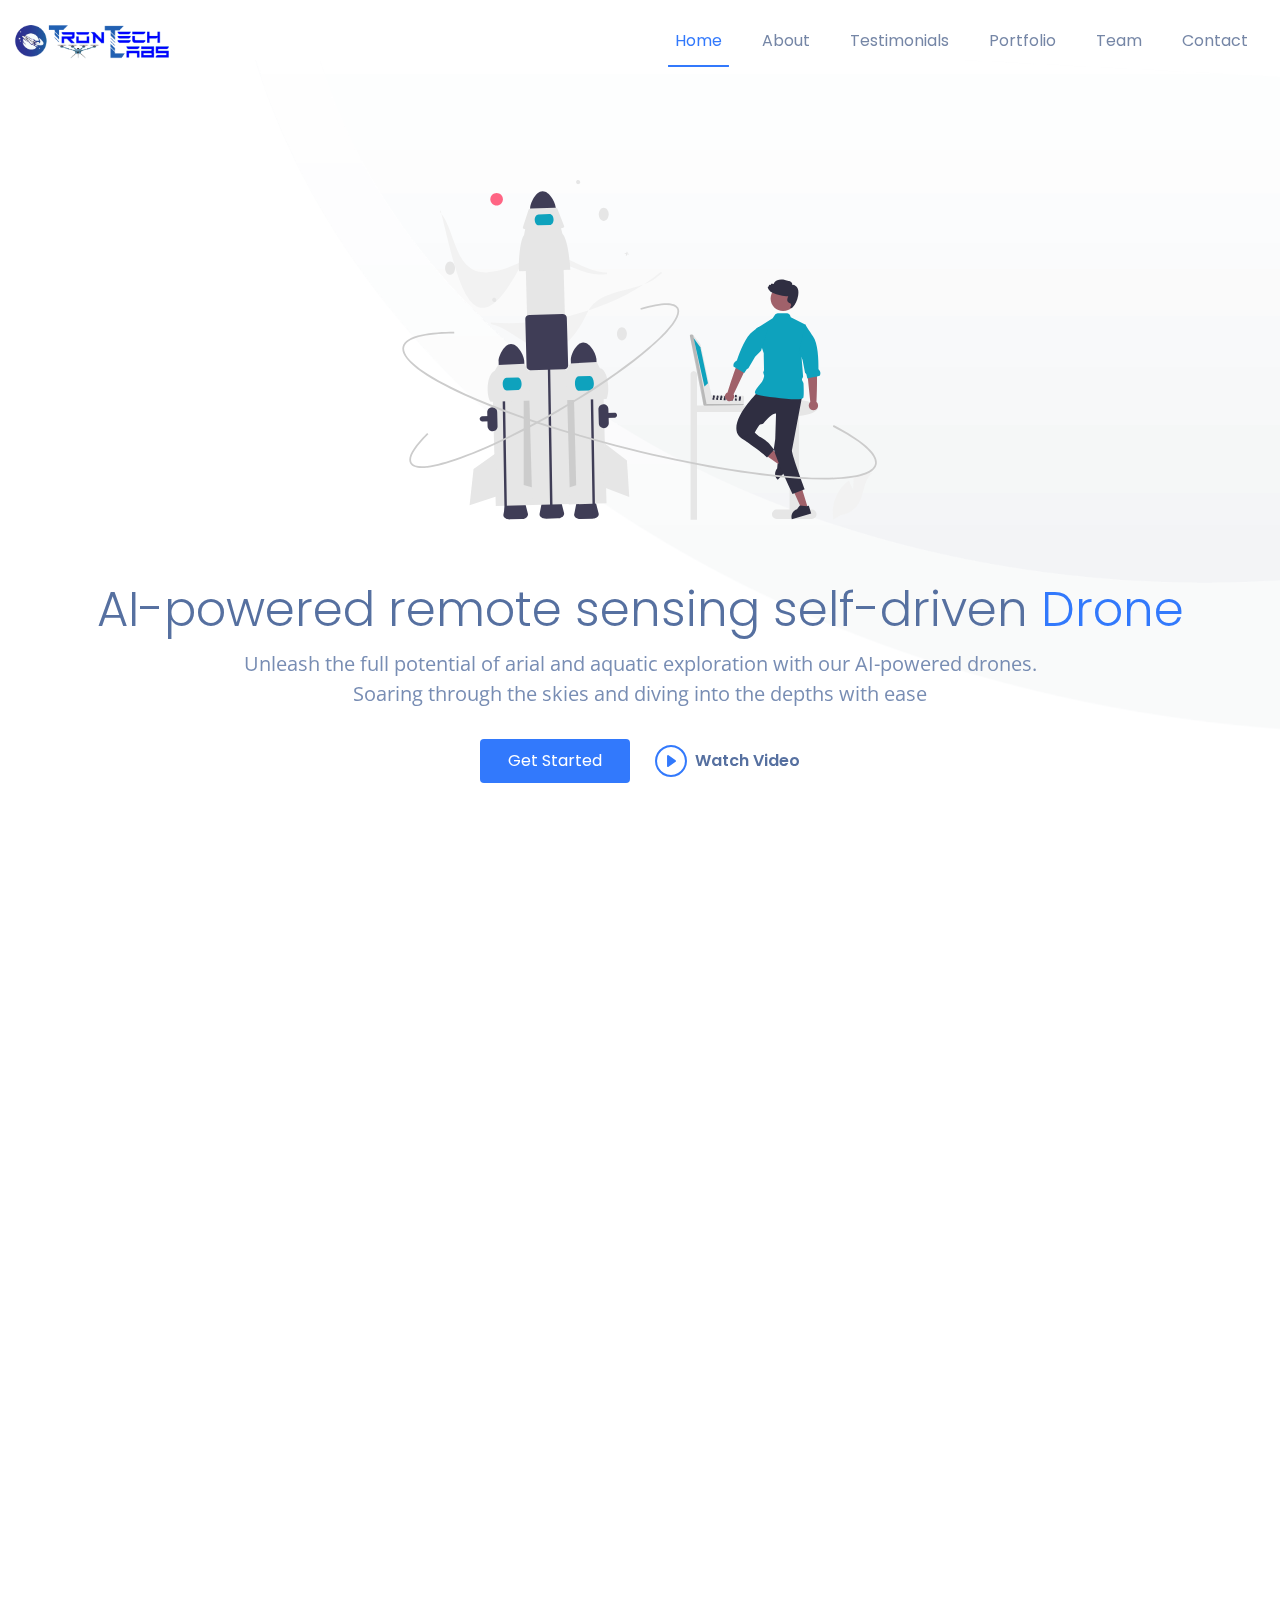
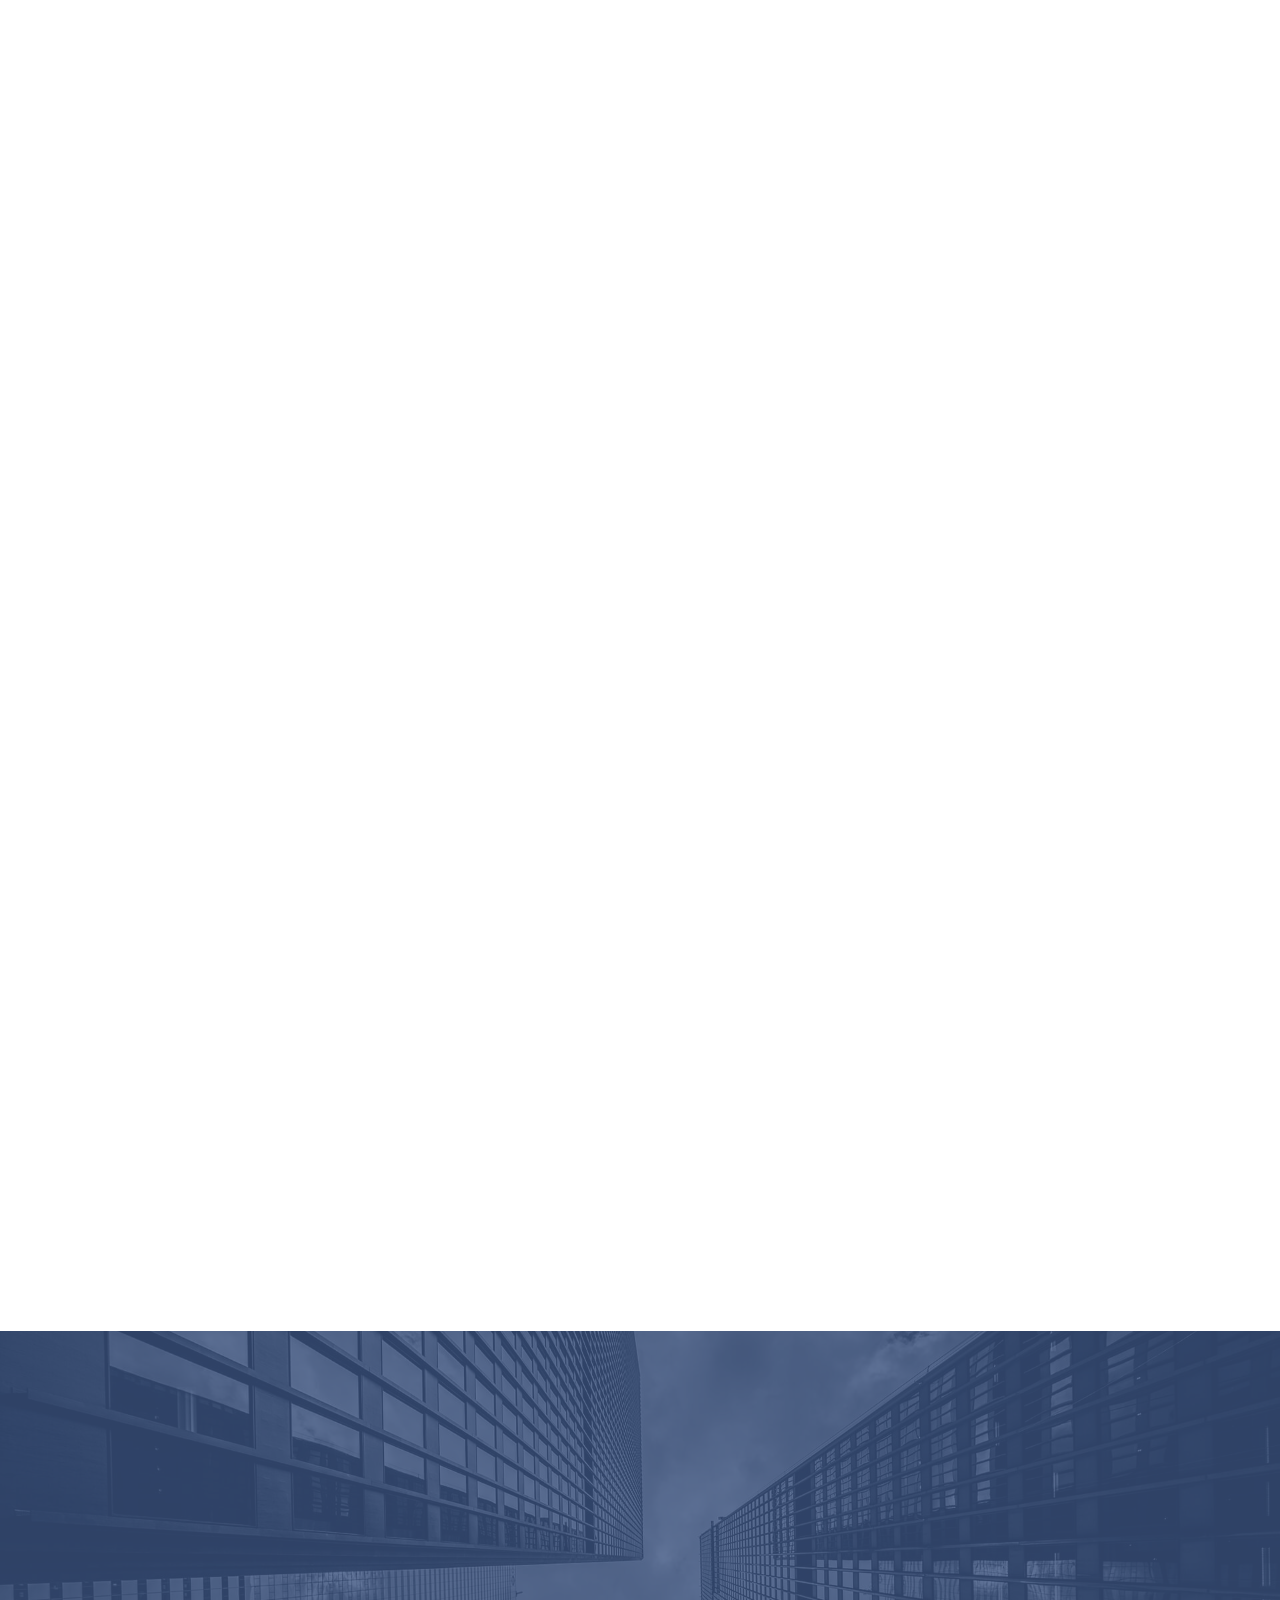
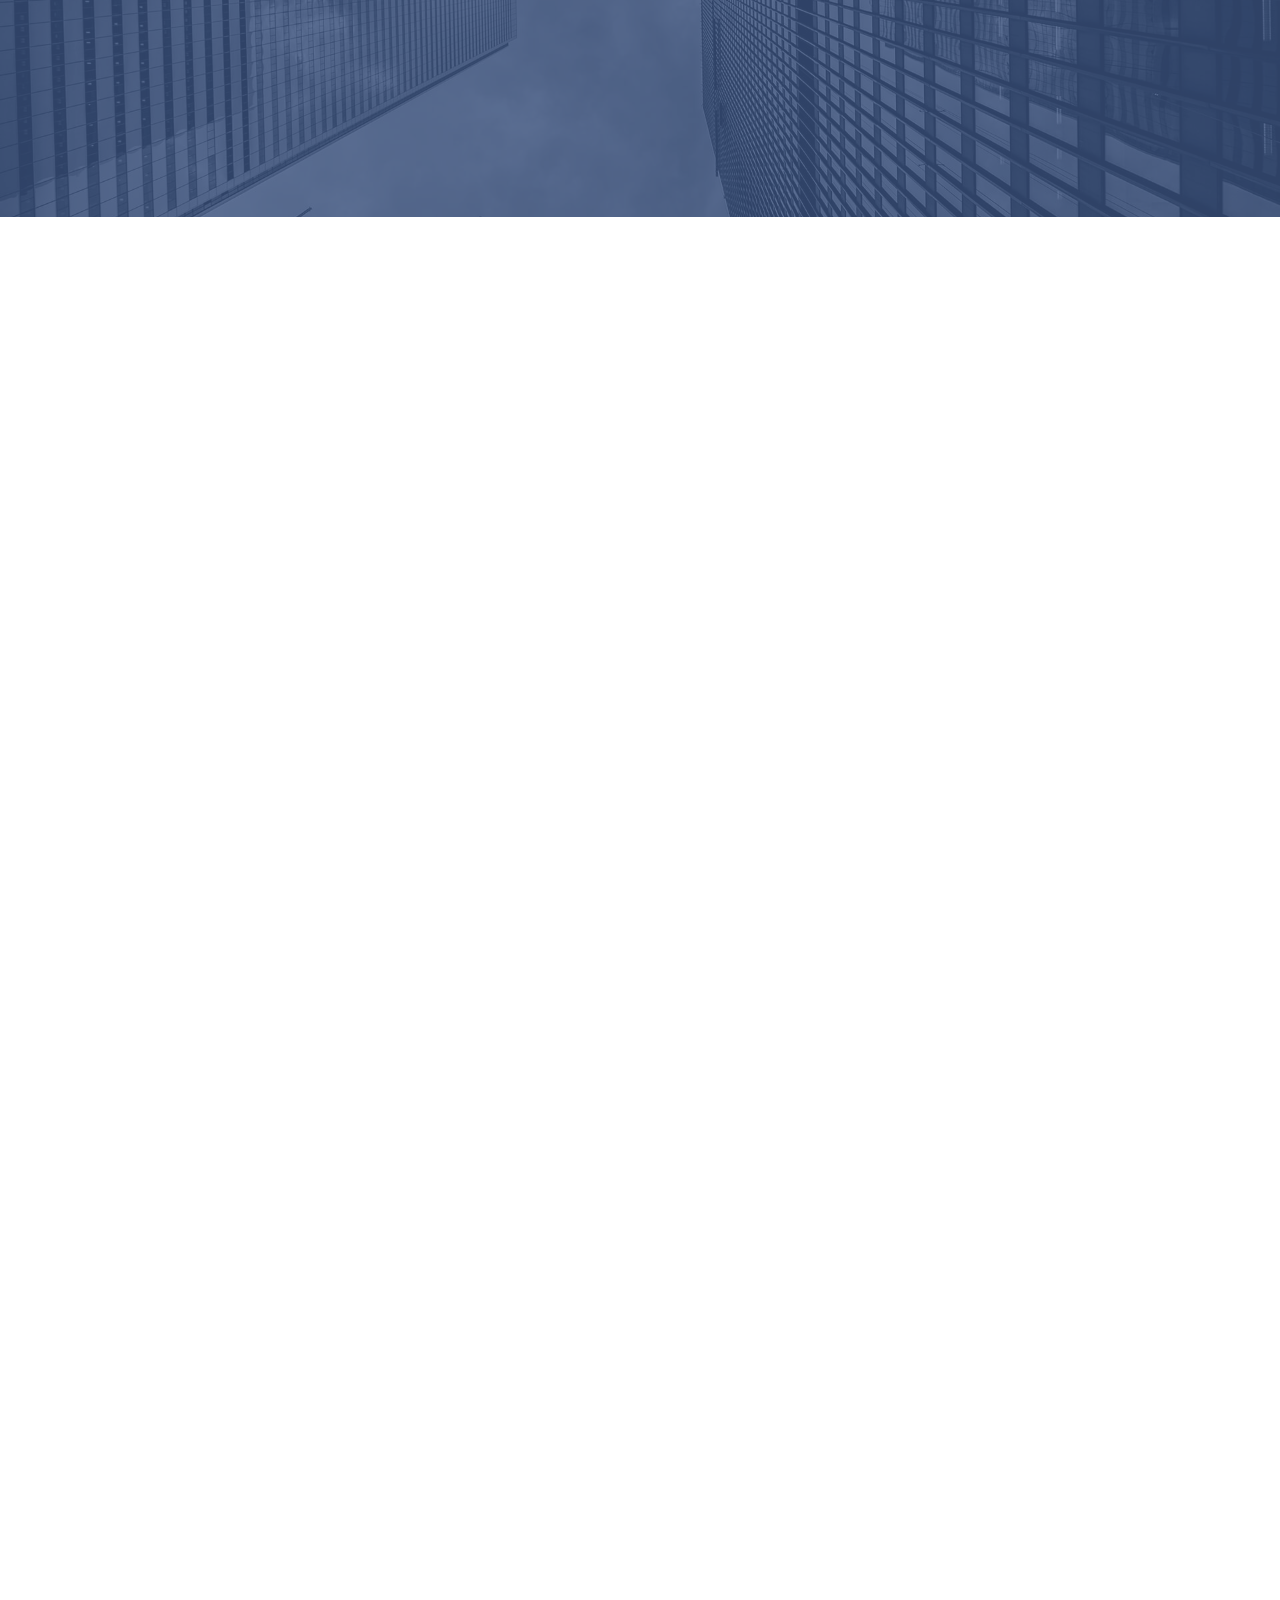
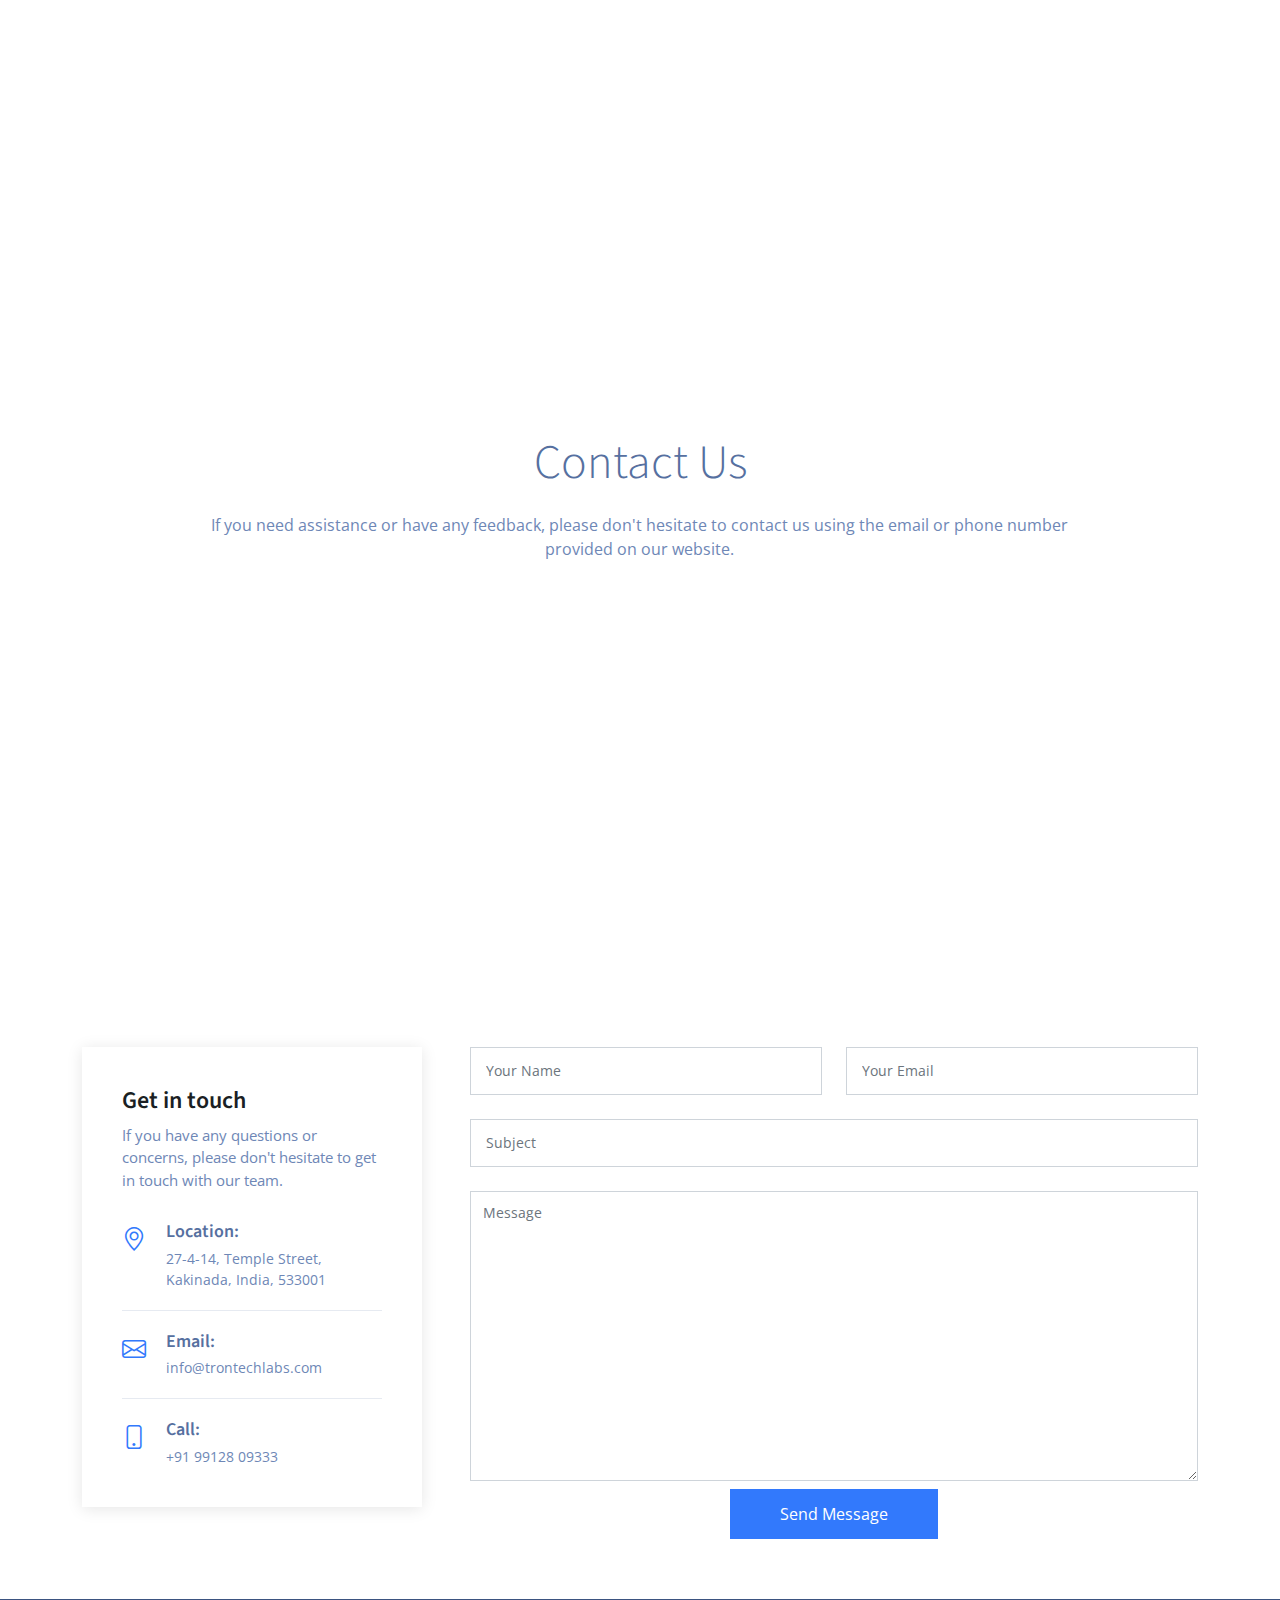
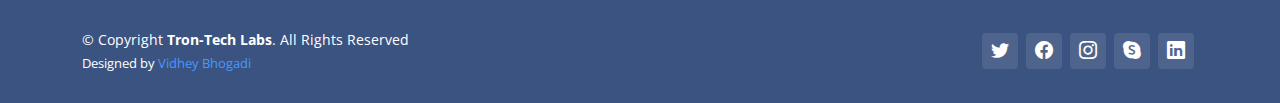
<file: index.html>
<!DOCTYPE html>
<html lang="en">

<head>
    <meta charset="utf-8">
    <meta content="width=device-width, initial-scale=1.0" name="viewport">

    <title>Tron-Tech Labs</title>
    <meta content="" name="description">
    <meta content="" name="keywords">

    <!--Icon on title bar-->
    <link rel='Shortcut Icon' type='image/x-icon' href='assets/img/logo_r.png'>

    <!-- Google Fonts -->
    <link rel="preconnect" href="https://fonts.googleapis.com">
    <link rel="preconnect" href="https://fonts.gstatic.com" crossorigin>
    <link href="https://fonts.googleapis.com/css2?family=Open+Sans:ital,wght@0,300;0,400;0,500;0,600;0,700;1,300;1,400;1,500;1,600;1,700&family=Poppins:ital,wght@0,300;0,400;0,500;0,600;0,700;1,300;1,400;1,500;1,600;1,700&family=Source+Sans+Pro:ital,wght@0,300;0,400;0,600;0,700;1,300;1,400;1,600;1,700&display=swap"
        rel="stylesheet">

    <!-- Vendor CSS Files -->
    <link href="assets/vendor/bootstrap/css/bootstrap.min.css" rel="stylesheet">
    <link href="assets/vendor/bootstrap-icons/bootstrap-icons.css" rel="stylesheet">
    <link href="assets/vendor/aos/aos.css" rel="stylesheet">
    <link href="assets/vendor/glightbox/css/glightbox.min.css" rel="stylesheet">
    <link href="assets/vendor/swiper/swiper-bundle.min.css" rel="stylesheet">

    <!-- Variables CSS Files. Uncomment your preferred color scheme -->
    <!-- <link href="assets/css/variables.css" rel="stylesheet"> -->
    <!-- <link href="assets/css/variables-green.css" rel="stylesheet"> -->
    <link href="assets/css/variables-blue.css" rel="stylesheet">
    <!-- <link href="assets/css/variables-orange.css" rel="stylesheet"> -->
    <!-- <link href="assets/css/variables-purple.css" rel="stylesheet"> -->
    <!-- <link href="assets/css/variables-red.css" rel="stylesheet"> -->
    <!-- <link href="assets/css/variables-pink.css" rel="stylesheet"> -->

    <!-- Template Main CSS File -->
    <link href="assets/css/main.css" rel="stylesheet">
    <style type="text/css">
        body::-webkit-scrollbar {
            display: none;
        }
        
        body {
            -ms-overflow-style: none;
            /* IE and Edge */
            scrollbar-width: none;
            /* Firefox */
        }
    </style>

</head>

<body>

    <!-- ======= Header ======= -->
    <header id="header" class="header fixed-top" data-scrollto-offset="0">
        <div class="container-fluid d-flex align-items-center justify-content-between">

            <a href="index.html" class="align-items-center scrollto me-auto me-lg-0">
                <!-- Uncomment the line below if you also wish to use an image logo -->
                <img src="assets/img/logo5.png" class="ml-5" style="height:25%; width:25%;" alt="">
            </a>

            <nav id="navbar" class="navbar">
                <ul>

                    <li><a class="nav-link scrollto" href="index.html#home">Home</a></li>
                    <li><a class="nav-link scrollto" href="index.html#about">About</a></li>
                    <!--<li><a class="nav-link scrollto" href="index.html#services">Services</a></li>-->
                    <li><a class="nav-link scrollto" href="index.html#testimonials">Testimonials</a></li>
                    <li><a class="nav-link scrollto" href="index.html#portfolio">Portfolio</a></li>
                    <li><a class="nav-link scrollto" href="index.html#team">Team</a></li>
                    <!-- <li><a href="blog.html">Blog</a></li>
          <li class="dropdown megamenu"><a href="#"><span>Mega Menu</span> <i class="bi bi-chevron-down dropdown-indicator"></i></a>
            <ul>
              <li>
                <a href="#">Column 1 link 1</a>
                <a href="#">Column 1 link 2</a>
                <a href="#">Column 1 link 3</a>
              </li>
              <li>
                <a href="#">Column 2 link 1</a>
                <a href="#">Column 2 link 2</a>
                <a href="#">Column 3 link 3</a>
              </li>
              <li>
                <a href="#">Column 3 link 1</a>
                <a href="#">Column 3 link 2</a>
                <a href="#">Column 3 link 3</a>
              </li>
              <li>
                <a href="#">Column 4 link 1</a>
                <a href="#">Column 4 link 2</a>
                <a href="#">Column 4 link 3</a>
              </li>
            </ul>
          </li>
          <li class="dropdown"><a href="#"><span>Drop Down</span> <i class="bi bi-chevron-down dropdown-indicator"></i></a>
            <ul>
              <li><a href="#">Drop Down 1</a></li>
              <li class="dropdown"><a href="#"><span>Deep Drop Down</span> <i class="bi bi-chevron-down dropdown-indicator"></i></a>
                <ul>
                  <li><a href="#">Deep Drop Down 1</a></li>
                  <li><a href="#">Deep Drop Down 2</a></li>
                  <li><a href="#">Deep Drop Down 3</a></li>
                  <li><a href="#">Deep Drop Down 4</a></li>
                  <li><a href="#">Deep Drop Down 5</a></li>
                </ul>
              </li>
              <li><a href="#">Drop Down 2</a></li>
              <li><a href="#">Drop Down 3</a></li>
              <li><a href="#">Drop Down 4</a></li>
            </ul>
          </li> -->
                    <li><a class="nav-link scrollto" href="index.html#contact">Contact</a></li>
                </ul>
                <i class="bi bi-list mobile-nav-toggle d-none"></i>
            </nav>
            <!-- .navbar -->

        </div>
    </header>
    <!-- End Header -->
    <section id="home">
        <section id="hero-animated" class="hero-animated d-flex align-items-center">
            <div class="container d-flex flex-column justify-content-center align-items-center text-center position-relative" data-aos="zoom-out">
                <img src="assets/img/hero-carousel/hero-carousel-3.svg" class="img-fluid animated">
                <h2>AI-powered remote sensing self-driven <span>Drone</span></h2>
                <p>Unleash the full potential of arial and aquatic exploration with our AI-powered drones.<br/> Soaring through the skies and diving into the depths with ease</p>
                <div class="d-flex">
                    <a href="#about" class="btn-get-started scrollto">Get Started</a>
                    <a href="https://www.youtube.com/watch?v=LXb3EKWsInQ" class="glightbox btn-watch-video d-flex align-items-center"><i class="bi bi-play-circle"></i><span>Watch Video</span></a>
                </div>
            </div>
        </section>
        
        <main id="main">

            <!-- ======= Featured Services Section ======= -->
            <section id="featured-services" class="featured-services about">
                <div class="container">

                    <div class="row gy-4">

                        <div class="col-xl-3 col-md-6 d-flex" data-aos="zoom-out" data-aos-delay="400">
                            <div class="service-item position-relative">
                                <div class="icon"><i class="bi bi-camera2 icon"></i></div>
                                <h4><a href="feature1.html" class="stretched-link">ML enabled camera</a></h4>
                                <p>Designed to detect and identify objects both in air and underwater with advanced ML-enabled Camera with un-parallelled remote-sensing capabilities.</p>
                            </div>
                        </div>
                        <!-- End Service Item -->


                        <div class="col-xl-3 col-md-6 d-flex" data-aos="zoom-out">
                            <div class="service-item position-relative">
                                <div class="icon"><i class="bi bi-robot icon"></i></div>
                                <h4><a href="feature2.html" class="stretched-link">AI controlled</a></h4>
                                <p>Say goodbye to manual remote control and hello to a new level of convenience and efficiency with AI.</p>
                            </div>
                        </div>
                        <!-- End Service Item -->

                        <div class="col-xl-3 col-md-6 d-flex" data-aos="zoom-out" data-aos-delay="200">
                            <div class="service-item position-relative">
                                <div class="icon"><i class="bi bi-bezier2 icon"></i></div>
                                <h4><a href="feature3.html" class="stretched-link">Amphibious</a></h4>
                                <p>The drone has an ability to fly in air and dive to the depths underwater.</p>
                            </div>
                        </div>
                        <!-- End Service Item -->

                        <div class="col-xl-3 col-md-6 d-flex" data-aos="zoom-out" data-aos-delay="600">
                            <div class="service-item position-relative">
                                <div class="icon"><i class="bi bi-cpu-fill icon"></i></div>
                                <h4><a href="feature4.html" class="stretched-link">Sustainable Design</a></h4>
                                <p>Hoping to develop a sustainable structure that would be best suited for an amphibious model and providing best battery life for hovering and highspeed flight.</p>
                            </div>
                        </div>
                        <!-- End Service Item -->

                    </div>

                    <div class="row g-4 g-lg-5 mt-5" data-aos="fade-up" data-aos-delay="200">

                        <div class="col-lg-5">
                            <div class="about-img">
                                <img id="gify" src="assets/img/hfc.gif" class="img-fluid mt-3 mb-5 rounded-4" alt="">
                            </div>
                        </div>

                        <div class="col-lg-7">
                            <!--<img class="pt-0 pt-lg-5 img-fluid" src="assets/img/logo4.png" class="ml-5" style="" alt="">-->

                            <!-- Tabs -->
                            <ul class="nav nav-pills mb-3">
                                <li><a onclick="document.getElementById('gify').src='assets/img/hfc.gif'" class="nav-link active" data-bs-toggle="pill" href="#tab1">Hydrogen Fuel Cell</a></li>
                                <li><a onclick="document.getElementById('gify').src='assets/img/satellite.gif'" class="nav-link" data-bs-toggle="pill" href="#tab2">Our Satellites</a></li>
                            </ul>
                            <!-- End Tabs -->

                            <!-- Tab Content -->
                            <div class="tab-content">

                                <div class="tab-pane fade show active" id="tab1">
                                    Who doesn't like green energy and eco-friendly cars. Most of the people think the EV's that are powered by Lithium-Ion batteries are super clean form of energy. But no one ever thinks of how the Lithium-Ion Batteries are manufactured or how are they discarded
                                    after their life cycle.
                                    <br/><br/>&nbsp;&nbsp;&nbsp;&nbsp;&nbsp;&nbsp;&nbsp;&nbsp;&nbsp;&nbsp;&nbsp;&nbsp; A hydrogen fuel cell is a device that generates electricity through a chemical reaction between hydrogen and oxygen, without the need
                                    for combustion. The fuel cell consists of an anode, a cathode, and an electrolyte membrane. Hydrogen gas is fed into the anode, while oxygen is supplied to the cathode. The hydrogen molecules are then split into protons
                                    and electrons, with the protons passing through the electrolyte membrane to the cathode. The electrons flow through an external circuit, generating an electrical current that can be used to power a wide range of devices.
                                    One of the main advantages of hydrogen fuel cells is that they produce only water as a byproduct, making them a clean and environmentally friendly source of energy. However, the widespread adoption of hydrogen fuel
                                    cells is still limited by the cost and availability of hydrogen, as well as the infrastructure required for its storage and transportation.
                                </div>
                                <!-- End Tab 1 Content -->

                                <div class="tab-pane fade show" id="tab2">

                                    <h2>AI-enabled reusable satellites</h2>

                                    Satellites have influenced everybody’s life in the last few decades directly or indirectly. We can use satellites to perform many complex operations, such as Communication, Navigation, Military and defense operations, Remote sensing, weather forecasting,
                                    and many more.
                                    <br/><br/>&nbsp;&nbsp;&nbsp;&nbsp;&nbsp;&nbsp;&nbsp;&nbsp;&nbsp;&nbsp;&nbsp;&nbsp; Keeping this in mind we would also want to develop reusable satellites in order to be sustainable and save Earth's resources. Also,
                                    there are 3000 dead satellites that are orbiting in the Earth's orbit. Looking at this, we would like to develop sustainable satellites that help us conserve resources.

                                </div>
                                <!-- End Tab 2 Content -->

                            </div>

                        </div>

                    </div>

                </div>
            </section>
            <!-- End Featured Services Section -->
    </section>
    <!-- ======= About Section ======= -->
    <section id="about" class="about">
        <div class="container" data-aos="fade-up">

            <div class="section-header">
                <h2>About Us</h2>
                <p>TronTech Labs is a cutting-edge aerospace company dedicated to developing advanced AI and ML-powered drones with the ability to navigate both air and water. In addition to our work on self-driven drones, we are also dedicated to the development
                    of sustainable, re-usable satellites powered by fuel cells, and work tirelessly to advance fuel cell technology. At TronTech Labs, we strive to bring innovative solutions to the forefront of the aerospace industry and drive progress
                    towards a greener future.</p>
            </div>

            <!-- ======= Call To Action Section ======= -->
            <section id="cta" class="cta">
                <div class="container" data-aos="zoom-out">

                    <div class="row g-5">

                        <div class="col-lg-8 col-md-6 content d-flex flex-column justify-content-center order-last order-md-first">
                            <h3>Our <em>Story</em></h3>
                            <p>At TronTech Labs, we are inspired by the wisdom of Nikola Tesla, who believed that the secrets of the universe can be unlocked by understanding energy, frequency, and vibration. The name Tron, which refers to sub-atomic particles
                                like electrons, neutrons, and protons, reflects our commitment to exploring the fundamental building blocks of the universe. Our innovative products, including AI-powered drones and sustainable, reusable satellites powered
                                by fuel cells, embody this spirit of discovery and invention. We believe that technology has the power to shape the future and we are driven by a passion for making that future better.</p>
                            <a class="cta-btn align-self-start" href="index.html#contact">Contact us</a>
                        </div>

                        <div class="col-lg-4 col-md-6 order-first order-md-last d-flex align-items-center">
                            <div class="img">
                                <img src="assets/img/drone2.gif" alt="" class="img-fluid">
                            </div>
                        </div>

                    </div>

                </div>
            </section>
            <!-- End Call To Action Section -->


        </div>
    </section>
    <!-- End About Section -->

    <!-- ======= Clients Section ======= -->
    <!-- <section id="clients" class="clients">
      <div class="container" data-aos="zoom-out">

        <div class="clients-slider swiper">
          <div class="swiper-wrapper align-items-center">
            <div class="swiper-slide"><img src="assets/img/clients/client-1.png" class="img-fluid" alt=""></div>
            <div class="swiper-slide"><img src="assets/img/clients/client-2.png" class="img-fluid" alt=""></div>
            <div class="swiper-slide"><img src="assets/img/clients/client-3.png" class="img-fluid" alt=""></div>
            <div class="swiper-slide"><img src="assets/img/clients/client-4.png" class="img-fluid" alt=""></div>
            <div class="swiper-slide"><img src="assets/img/clients/client-5.png" class="img-fluid" alt=""></div>
            <div class="swiper-slide"><img src="assets/img/clients/client-6.png" class="img-fluid" alt=""></div>
            <div class="swiper-slide"><img src="assets/img/clients/client-7.png" class="img-fluid" alt=""></div>
            <div class="swiper-slide"><img src="assets/img/clients/client-8.png" class="img-fluid" alt=""></div>
          </div>
        </div>

      </div>
    </section>-->
    <!-- End Clients Section -->

    <!-- ======= Call To Action Section ======= -->

    <!-- ======= On Focus Section ======= -->
    <!-- <section id="onfocus" class="onfocus">
      <div class="container-fluid p-0" data-aos="fade-up">

        <div class="row g-0">
          <div class="col-lg-6 video-play position-relative">
            <a href="https://www.youtube.com/watch?v=LXb3EKWsInQ" class="glightbox play-btn"></a>
          </div>
          <div class="col-lg-6">
            <div class="content d-flex flex-column justify-content-center h-100">
              <h3>Voluptatem dignissimos provident quasi corporis</h3>
              <p class="fst-italic">
                Lorem ipsum dolor sit amet, consectetur adipiscing elit, sed do eiusmod tempor incididunt ut labore et dolore
                magna aliqua.
              </p>
              <ul>
                <li><i class="bi bi-check-circle"></i> Ullamco laboris nisi ut aliquip ex ea commodo consequat.</li>
                <li><i class="bi bi-check-circle"></i> Duis aute irure dolor in reprehenderit in voluptate velit.</li>
                <li><i class="bi bi-check-circle"></i> Ullamco laboris nisi ut aliquip ex ea commodo consequat. Duis aute irure dolor in reprehenderit in voluptate trideta storacalaperda mastiro dolore eu fugiat nulla pariatur.</li>
              </ul>
              <a href="#" class="read-more align-self-start"><span>Read More</span><i class="bi bi-arrow-right"></i></a>
            </div>
          </div>
        </div>

      </div>
    </section>-->
    <!-- End On Focus Section -->

    <!-- ======= Features Section ======= -->
    <!-- <section id="features" class="features">
      <div class="container" data-aos="fade-up">

        <ul class="nav nav-tabs row gy-4 d-flex">

          <li class="nav-item col-6 col-md-4 col-lg-2">
            <a class="nav-link active show" data-bs-toggle="tab" data-bs-target="#tab-1">
              <i class="bi bi-binoculars color-cyan"></i>
              <h4>Modinest</h4>
            </a>
          </li>

          <li class="nav-item col-6 col-md-4 col-lg-2">
            <a class="nav-link" data-bs-toggle="tab" data-bs-target="#tab-2">
              <i class="bi bi-box-seam color-indigo"></i>
              <h4>Undaesenti</h4>
            </a>
          </li>

          <li class="nav-item col-6 col-md-4 col-lg-2">
            <a class="nav-link" data-bs-toggle="tab" data-bs-target="#tab-3">
              <i class="bi bi-brightness-high color-teal"></i>
              <h4>Pariatur</h4>
            </a>
          </li>

          <li class="nav-item col-6 col-md-4 col-lg-2">
            <a class="nav-link" data-bs-toggle="tab" data-bs-target="#tab-4">
              <i class="bi bi-command color-red"></i>
              <h4>Nostrum</h4>
            </a>
          </li>

          <li class="nav-item col-6 col-md-4 col-lg-2">
            <a class="nav-link" data-bs-toggle="tab" data-bs-target="#tab-5">
              <i class="bi bi-easel color-blue"></i>
              <h4>Adipiscing</h4>
            </a>
          </li>

          <li class="nav-item col-6 col-md-4 col-lg-2">
            <a class="nav-link" data-bs-toggle="tab" data-bs-target="#tab-6">
              <i class="bi bi-map color-orange"></i>
              <h4>Reprehit</h4>
            </a>
          </li>

        </ul>

        <div class="tab-content">

          <div class="tab-pane active show" id="tab-1">
            <div class="row gy-4">
              <div class="col-lg-8 order-2 order-lg-1" data-aos="fade-up" data-aos-delay="100">
                <h3>Modinest</h3>
                <p class="fst-italic">
                  Lorem ipsum dolor sit amet, consectetur adipiscing elit, sed do eiusmod tempor incididunt ut labore et dolore
                  magna aliqua.
                </p>
                <ul>
                  <li><i class="bi bi-check-circle-fill"></i> Ullamco laboris nisi ut aliquip ex ea commodo consequat.</li>
                  <li><i class="bi bi-check-circle-fill"></i> Duis aute irure dolor in reprehenderit in voluptate velit.</li>
                  <li><i class="bi bi-check-circle-fill"></i> Ullamco laboris nisi ut aliquip ex ea commodo consequat. Duis aute irure dolor in reprehenderit in voluptate trideta storacalaperda mastiro dolore eu fugiat nulla pariatur.</li>
                </ul>
                <p>
                  Ullamco laboris nisi ut aliquip ex ea commodo consequat. Duis aute irure dolor in reprehenderit in voluptate
                  velit esse cillum dolore eu fugiat nulla pariatur. Excepteur sint occaecat cupidatat non proident, sunt in
                  culpa qui officia deserunt mollit anim id est laborum
                </p>
              </div>
              <div class="col-lg-4 order-1 order-lg-2 text-center" data-aos="fade-up" data-aos-delay="200">
                <img src="assets/img/features-1.svg" alt="" class="img-fluid">
              </div>
            </div>
          </div>

          <div class="tab-pane" id="tab-2">
            <div class="row gy-4">
              <div class="col-lg-8 order-2 order-lg-1">
                <h3>Undaesenti</h3>
                <p>
                  Ullamco laboris nisi ut aliquip ex ea commodo consequat. Duis aute irure dolor in reprehenderit in voluptate
                  velit esse cillum dolore eu fugiat nulla pariatur. Excepteur sint occaecat cupidatat non proident, sunt in
                  culpa qui officia deserunt mollit anim id est laborum
                </p>
                <p class="fst-italic">
                  Lorem ipsum dolor sit amet, consectetur adipiscing elit, sed do eiusmod tempor incididunt ut labore et dolore
                  magna aliqua.
                </p>
                <ul>
                  <li><i class="bi bi-check-circle-fill"></i> Ullamco laboris nisi ut aliquip ex ea commodo consequat.</li>
                  <li><i class="bi bi-check-circle-fill"></i> Duis aute irure dolor in reprehenderit in voluptate velit.</li>
                  <li><i class="bi bi-check-circle-fill"></i> Provident mollitia neque rerum asperiores dolores quos qui a. Ipsum neque dolor voluptate nisi sed.</li>
                  <li><i class="bi bi-check-circle-fill"></i> Ullamco laboris nisi ut aliquip ex ea commodo consequat. Duis aute irure dolor in reprehenderit in voluptate trideta storacalaperda mastiro dolore eu fugiat nulla pariatur.</li>
                </ul>
              </div>
              <div class="col-lg-4 order-1 order-lg-2 text-center">
                <img src="assets/img/features-2.svg" alt="" class="img-fluid">
              </div>
            </div>
          </div>

          <div class="tab-pane" id="tab-3">
            <div class="row gy-4">
              <div class="col-lg-8 order-2 order-lg-1">
                <h3>Pariatur</h3>
                <p>
                  Ullamco laboris nisi ut aliquip ex ea commodo consequat. Duis aute irure dolor in reprehenderit in voluptate
                  velit esse cillum dolore eu fugiat nulla pariatur. Excepteur sint occaecat cupidatat non proident, sunt in
                  culpa qui officia deserunt mollit anim id est laborum
                </p>
                <ul>
                  <li><i class="bi bi-check-circle-fill"></i> Ullamco laboris nisi ut aliquip ex ea commodo consequat.</li>
                  <li><i class="bi bi-check-circle-fill"></i> Duis aute irure dolor in reprehenderit in voluptate velit.</li>
                  <li><i class="bi bi-check-circle-fill"></i> Provident mollitia neque rerum asperiores dolores quos qui a. Ipsum neque dolor voluptate nisi sed.</li>
                </ul>
                <p class="fst-italic">
                  Lorem ipsum dolor sit amet, consectetur adipiscing elit, sed do eiusmod tempor incididunt ut labore et dolore
                  magna aliqua.
                </p>
              </div>
              <div class="col-lg-4 order-1 order-lg-2 text-center">
                <img src="assets/img/features-3.svg" alt="" class="img-fluid">
              </div>
            </div>
          </div>

          <div class="tab-pane" id="tab-4">
            <div class="row gy-4">
              <div class="col-lg-8 order-2 order-lg-1">
                <h3>Nostrum</h3>
                <p>
                  Ullamco laboris nisi ut aliquip ex ea commodo consequat. Duis aute irure dolor in reprehenderit in voluptate
                  velit esse cillum dolore eu fugiat nulla pariatur. Excepteur sint occaecat cupidatat non proident, sunt in
                  culpa qui officia deserunt mollit anim id est laborum
                </p>
                <p class="fst-italic">
                  Lorem ipsum dolor sit amet, consectetur adipiscing elit, sed do eiusmod tempor incididunt ut labore et dolore
                  magna aliqua.
                </p>
                <ul>
                  <li><i class="bi bi-check-circle-fill"></i> Ullamco laboris nisi ut aliquip ex ea commodo consequat.</li>
                  <li><i class="bi bi-check-circle-fill"></i> Duis aute irure dolor in reprehenderit in voluptate velit.</li>
                  <li><i class="bi bi-check-circle-fill"></i> Ullamco laboris nisi ut aliquip ex ea commodo consequat. Duis aute irure dolor in reprehenderit in voluptate trideta storacalaperda mastiro dolore eu fugiat nulla pariatur.</li>
                </ul>
              </div>
              <div class="col-lg-4 order-1 order-lg-2 text-center">
                <img src="assets/img/features-4.svg" alt="" class="img-fluid">
              </div>
            </div>
          </div>

          <div class="tab-pane" id="tab-5">
            <div class="row gy-4">
              <div class="col-lg-8 order-2 order-lg-1">
                <h3>Adipiscing</h3>
                <p>
                  Ullamco laboris nisi ut aliquip ex ea commodo consequat. Duis aute irure dolor in reprehenderit in voluptate
                  velit esse cillum dolore eu fugiat nulla pariatur. Excepteur sint occaecat cupidatat non proident, sunt in
                  culpa qui officia deserunt mollit anim id est laborum
                </p>
                <p class="fst-italic">
                  Lorem ipsum dolor sit amet, consectetur adipiscing elit, sed do eiusmod tempor incididunt ut labore et dolore
                  magna aliqua.
                </p>
                <ul>
                  <li><i class="bi bi-check-circle-fill"></i> Ullamco laboris nisi ut aliquip ex ea commodo consequat.</li>
                  <li><i class="bi bi-check-circle-fill"></i> Duis aute irure dolor in reprehenderit in voluptate velit.</li>
                  <li><i class="bi bi-check-circle-fill"></i> Ullamco laboris nisi ut aliquip ex ea commodo consequat. Duis aute irure dolor in reprehenderit in voluptate trideta storacalaperda mastiro dolore eu fugiat nulla pariatur.</li>
                </ul>
              </div>
              <div class="col-lg-4 order-1 order-lg-2 text-center">
                <img src="assets/img/features-5.svg" alt="" class="img-fluid">
              </div>
            </div>
          </div>

          <div class="tab-pane" id="tab-6">
            <div class="row gy-4">
              <div class="col-lg-8 order-2 order-lg-1">
                <h3>Reprehit</h3>
                <p>
                  Ullamco laboris nisi ut aliquip ex ea commodo consequat. Duis aute irure dolor in reprehenderit in voluptate
                  velit esse cillum dolore eu fugiat nulla pariatur. Excepteur sint occaecat cupidatat non proident, sunt in
                  culpa qui officia deserunt mollit anim id est laborum
                </p>
                <p class="fst-italic">
                  Lorem ipsum dolor sit amet, consectetur adipiscing elit, sed do eiusmod tempor incididunt ut labore et dolore
                  magna aliqua.
                </p>
                <ul>
                  <li><i class="bi bi-check-circle-fill"></i> Ullamco laboris nisi ut aliquip ex ea commodo consequat.</li>
                  <li><i class="bi bi-check-circle-fill"></i> Duis aute irure dolor in reprehenderit in voluptate velit.</li>
                  <li><i class="bi bi-check-circle-fill"></i> Ullamco laboris nisi ut aliquip ex ea commodo consequat. Duis aute irure dolor in reprehenderit in voluptate trideta storacalaperda mastiro dolore eu fugiat nulla pariatur.</li>
                </ul>
              </div>
              <div class="col-lg-4 order-1 order-lg-2 text-center">
                <img src="assets/img/features-6.svg" alt="" class="img-fluid">
              </div>
            </div>
          </div>

        </div>

      </div>
    </section>-->
    <!-- End Features Section -->

    <!-- ======= Services Section ======= -->
    <!-- <section id="services" class="services">
      <div class="container" data-aos="fade-up">

        <div class="section-header">
          <h2>Our Services</h2>
          <p>Ea vitae aspernatur deserunt voluptatem impedit deserunt magnam occaecati dssumenda quas ut ad dolores adipisci aliquam.</p>
        </div>

        <div class="row gy-5">

          <div class="col-xl-4 col-md-6" data-aos="zoom-in" data-aos-delay="200">
            <div class="service-item">
              <div class="img">
                <img src="assets/img/services-1.jpg" class="img-fluid" alt="">
              </div>
              <div class="details position-relative">
                <div class="icon">
                  <i class="bi bi-activity"></i>
                </div>
                <a href="#" class="stretched-link">
                  <h3>Nesciunt Mete</h3>
                </a>
                <p>Provident nihil minus qui consequatur non omnis maiores. Eos accusantium minus dolores iure perferendis.</p>
              </div>
            </div>
          </div>

          <div class="col-xl-4 col-md-6" data-aos="zoom-in" data-aos-delay="300">
            <div class="service-item">
              <div class="img">
                <img src="assets/img/services-2.jpg" class="img-fluid" alt="">
              </div>
              <div class="details position-relative">
                <div class="icon">
                  <i class="bi bi-broadcast"></i>
                </div>
                <a href="#" class="stretched-link">
                  <h3>Eosle Commodi</h3>
                </a>
                <p>Ut autem aut autem non a. Sint sint sit facilis nam iusto sint. Libero corrupti neque eum hic non ut nesciunt dolorem.</p>
              </div>
            </div>
          </div>

          <div class="col-xl-4 col-md-6" data-aos="zoom-in" data-aos-delay="400">
            <div class="service-item">
              <div class="img">
                <img src="assets/img/services-3.jpg" class="img-fluid" alt="">
              </div>
              <div class="details position-relative">
                <div class="icon">
                  <i class="bi bi-easel"></i>
                </div>
                <a href="#" class="stretched-link">
                  <h3>Ledo Markt</h3>
                </a>
                <p>Ut excepturi voluptatem nisi sed. Quidem fuga consequatur. Minus ea aut. Vel qui id voluptas adipisci eos earum corrupti.</p>
              </div>
            </div>
          </div>

          <div class="col-xl-4 col-md-6" data-aos="zoom-in" data-aos-delay="500">
            <div class="service-item">
              <div class="img">
                <img src="assets/img/services-4.jpg" class="img-fluid" alt="">
              </div>
              <div class="details position-relative">
                <div class="icon">
                  <i class="bi bi-bounding-box-circles"></i>
                </div>
                <a href="#" class="stretched-link">
                  <h3>Asperiores Commodit</h3>
                </a>
                <p>Non et temporibus minus omnis sed dolor esse consequatur. Cupiditate sed error ea fuga sit provident adipisci neque.</p>
                <a href="#" class="stretched-link"></a>
              </div>
            </div>
          </div>

          <div class="col-xl-4 col-md-6" data-aos="zoom-in" data-aos-delay="600">
            <div class="service-item">
              <div class="img">
                <img src="assets/img/services-5.jpg" class="img-fluid" alt="">
              </div>
              <div class="details position-relative">
                <div class="icon">
                  <i class="bi bi-calendar4-week"></i>
                </div>
                <a href="#" class="stretched-link">
                  <h3>Velit Doloremque</h3>
                </a>
                <p>Cumque et suscipit saepe. Est maiores autem enim facilis ut aut ipsam corporis aut. Sed animi at autem alias eius labore.</p>
                <a href="#" class="stretched-link"></a>
              </div>
            </div>
          </div>

          <div class="col-xl-4 col-md-6" data-aos="zoom-in" data-aos-delay="700">
            <div class="service-item">
              <div class="img">
                <img src="assets/img/services-6.jpg" class="img-fluid" alt="">
              </div>
              <div class="details position-relative">
                <div class="icon">
                  <i class="bi bi-chat-square-text"></i>
                </div>
                <a href="#" class="stretched-link">
                  <h3>Dolori Architecto</h3>
                </a>
                <p>Hic molestias ea quibusdam eos. Fugiat enim doloremque aut neque non et debitis iure. Corrupti recusandae ducimus enim.</p>
                <a href="#" class="stretched-link"></a>
              </div>
            </div>
          </div>

        </div>

      </div>
    </section>-->
    <!-- End Services Section -->

    <!-- ======= Testimonials Section ======= -->
    <section id="testimonials" class="testimonials">
        <div class="container" data-aos="fade-up">

            <div class="testimonials-slider swiper">
                <div class="swiper-wrapper">

                    <div class="swiper-slide">
                        <div class="testimonial-item">
                            <img src="assets/img/testimonials/testimonials-1.jpg" class="testimonial-img" alt="">
                            <h3>Saul Goodman</h3>
                            <h4>Ceo &amp; Founder</h4>
                            <div class="stars">
                                <i class="bi bi-star-fill"></i><i class="bi bi-star-fill"></i><i class="bi bi-star-fill"></i><i class="bi bi-star-fill"></i><i class="bi bi-star-fill"></i>
                            </div>
                            <p>
                                <i class="bi bi-quote quote-icon-left"></i> Proin iaculis purus consequat sem cure digni ssim donec porttitora entum suscipit rhoncus. Accusantium quam, ultricies eget id, aliquam eget nibh et. Maecen aliquam, risus at
                                semper.
                                <i class="bi bi-quote quote-icon-right"></i>
                            </p>
                        </div>
                    </div>
                    <!-- End testimonial item -->

                    <div class="swiper-slide">
                        <div class="testimonial-item">
                            <img src="assets/img/testimonials/testimonials-2.jpg" class="testimonial-img" alt="">
                            <h3>Sara Wilsson</h3>
                            <h4>Designer</h4>
                            <div class="stars">
                                <i class="bi bi-star-fill"></i><i class="bi bi-star-fill"></i><i class="bi bi-star-fill"></i><i class="bi bi-star-fill"></i><i class="bi bi-star-fill"></i>
                            </div>
                            <p>
                                <i class="bi bi-quote quote-icon-left"></i> Export tempor illum tamen malis malis eram quae irure esse labore quem cillum quid cillum eram malis quorum velit fore eram velit sunt aliqua noster fugiat irure amet legam anim
                                culpa.
                                <i class="bi bi-quote quote-icon-right"></i>
                            </p>
                        </div>
                    </div>
                    <!-- End testimonial item -->

                    <div class="swiper-slide">
                        <div class="testimonial-item">
                            <img src="assets/img/testimonials/testimonials-3.jpg" class="testimonial-img" alt="">
                            <h3>Jena Karlis</h3>
                            <h4>Store Owner</h4>
                            <div class="stars">
                                <i class="bi bi-star-fill"></i><i class="bi bi-star-fill"></i><i class="bi bi-star-fill"></i><i class="bi bi-star-fill"></i><i class="bi bi-star-fill"></i>
                            </div>
                            <p>
                                <i class="bi bi-quote quote-icon-left"></i> Enim nisi quem export duis labore cillum quae magna enim sint quorum nulla quem veniam duis minim tempor labore quem eram duis noster aute amet eram fore quis sint minim.
                                <i class="bi bi-quote quote-icon-right"></i>
                            </p>
                        </div>
                    </div>
                    <!-- End testimonial item -->

                    <div class="swiper-slide">
                        <div class="testimonial-item">
                            <img src="assets/img/testimonials/testimonials-4.jpg" class="testimonial-img" alt="">
                            <h3>Matt Brandon</h3>
                            <h4>Freelancer</h4>
                            <div class="stars">
                                <i class="bi bi-star-fill"></i><i class="bi bi-star-fill"></i><i class="bi bi-star-fill"></i><i class="bi bi-star-fill"></i><i class="bi bi-star-fill"></i>
                            </div>
                            <p>
                                <i class="bi bi-quote quote-icon-left"></i> Fugiat enim eram quae cillum dolore dolor amet nulla culpa multos export minim fugiat minim velit minim dolor enim duis veniam ipsum anim magna sunt elit fore quem dolore labore
                                illum veniam.
                                <i class="bi bi-quote quote-icon-right"></i>
                            </p>
                        </div>
                    </div>
                    <!-- End testimonial item -->

                    <div class="swiper-slide">
                        <div class="testimonial-item">
                            <img src="assets/img/testimonials/testimonials-5.jpg" class="testimonial-img" alt="">
                            <h3>John Larson</h3>
                            <h4>Entrepreneur</h4>
                            <div class="stars">
                                <i class="bi bi-star-fill"></i><i class="bi bi-star-fill"></i><i class="bi bi-star-fill"></i><i class="bi bi-star-fill"></i><i class="bi bi-star-fill"></i>
                            </div>
                            <p>
                                <i class="bi bi-quote quote-icon-left"></i> Quis quorum aliqua sint quem legam fore sunt eram irure aliqua veniam tempor noster veniam enim culpa labore duis sunt culpa nulla illum cillum fugiat legam esse veniam culpa
                                fore nisi cillum quid.
                                <i class="bi bi-quote quote-icon-right"></i>
                            </p>
                        </div>
                    </div>
                    <!-- End testimonial item -->

                </div>
                <div class="swiper-pagination"></div>
            </div>

        </div>
    </section>
    <!-- End Testimonials Section -->

    <!-- ======= Pricing Section ======= -->
    <!-- <section id="pricing" class="pricing">
      <div class="container" data-aos="fade-up">

        <div class="section-header">
          <h2>Our Pricing</h2>
          <p>Architecto nobis eos vel nam quidem vitae temporibus voluptates qui hic deserunt iusto omnis nam voluptas asperiores sequi tenetur dolores incidunt enim voluptatem magnam cumque fuga.</p>
        </div>

        <div class="row gy-4">

          <div class="col-lg-4" data-aos="zoom-in" data-aos-delay="200">
            <div class="pricing-item">

              <div class="pricing-header">
                <h3>Free Plan</h3>
                <h4><sup>$</sup>0<span> / month</span></h4>
              </div>

              <ul>
                <li><i class="bi bi-dot"></i> <span>Quam adipiscing vitae proin</span></li>
                <li><i class="bi bi-dot"></i> <span>Nec feugiat nisl pretium</span></li>
                <li><i class="bi bi-dot"></i> <span>Nulla at volutpat diam uteera</span></li>
                <li class="na"><i class="bi bi-x"></i> <span>Pharetra massa massa ultricies</span></li>
                <li class="na"><i class="bi bi-x"></i> <span>Massa ultricies mi quis hendrerit</span></li>
              </ul>

              <div class="text-center mt-auto">
                <a href="#" class="buy-btn">Buy Now</a>
              </div>

            </div>
          </div>

          <div class="col-lg-4" data-aos="zoom-in" data-aos-delay="400">
            <div class="pricing-item featured">

              <div class="pricing-header">
                <h3>Business Plan</h3>
                <h4><sup>$</sup>29<span> / month</span></h4>
              </div>

              <ul>
                <li><i class="bi bi-dot"></i> <span>Quam adipiscing vitae proin</span></li>
                <li><i class="bi bi-dot"></i> <span>Nec feugiat nisl pretium</span></li>
                <li><i class="bi bi-dot"></i> <span>Nulla at volutpat diam uteera</spa>
                </li>
                <li><i class="bi bi-dot"></i> <span>Pharetra massa massa ultricies</spa>
                </li>
                <li><i class="bi bi-dot"></i> <span>Massa ultricies mi quis hendrerit</span></li>
              </ul>

              <div class="text-center mt-auto">
                <a href="#" class="buy-btn">Buy Now</a>
              </div>

            </div>
          </div>

          <div class="col-lg-4" data-aos="zoom-in" data-aos-delay="600">
            <div class="pricing-item">

              <div class="pricing-header">
                <h3>Developer Plan</h3>
                <h4><sup>$</sup>49<span> / month</span></h4>
              </div>

              <ul>
                <li><i class="bi bi-dot"></i> <span>Quam adipiscing vitae proin</span></li>
                <li><i class="bi bi-dot"></i> <span>Nec feugiat nisl pretium</span></li>
                <li><i class="bi bi-dot"></i> <span>Nulla at volutpat diam uteera</span></li>
                <li><i class="bi bi-dot"></i> <span>Pharetra massa massa ultricies</span></li>
                <li><i class="bi bi-dot"></i> <span>Massa ultricies mi quis hendrerit</span></li>
              </ul>

              <div class="text-center mt-auto">
                <a href="#" class="buy-btn">Buy Now</a>
              </div>

            </div>
          </div>

        </div>

      </div>
    </section>-->
    <!-- End Pricing Section -->

    <!-- ======= F.A.Q Section ======= -->
    <!-- <section id="faq" class="faq">
      <div class="container-fluid" data-aos="fade-up">

        <div class="row gy-4">

          <div class="col-lg-7 d-flex flex-column justify-content-center align-items-stretch  order-2 order-lg-1">

            <div class="content px-xl-5">
              <h3>Frequently Asked <strong>Questions</strong></h3>
              <p>
                Lorem ipsum dolor sit amet, consectetur adipiscing elit, sed do eiusmod tempor incididunt ut labore et dolore magna aliqua. Duis aute irure dolor in reprehenderit
              </p>
            </div>

            <div class="accordion accordion-flush px-xl-5" id="faqlist">

              <div class="accordion-item" data-aos="fade-up" data-aos-delay="200">
                <h3 class="accordion-header">
                  <button class="accordion-button collapsed" type="button" data-bs-toggle="collapse" data-bs-target="#faq-content-1">
                    <i class="bi bi-question-circle question-icon"></i>
                    Non consectetur a erat nam at lectus urna duis?
                  </button>
                </h3>
                <div id="faq-content-1" class="accordion-collapse collapse" data-bs-parent="#faqlist">
                  <div class="accordion-body">
                    Feugiat pretium nibh ipsum consequat. Tempus iaculis urna id volutpat lacus laoreet non curabitur gravida. Venenatis lectus magna fringilla urna porttitor rhoncus dolor purus non.
                  </div>
                </div>
              </div>

              <div class="accordion-item" data-aos="fade-up" data-aos-delay="300">
                <h3 class="accordion-header">
                  <button class="accordion-button collapsed" type="button" data-bs-toggle="collapse" data-bs-target="#faq-content-2">
                    <i class="bi bi-question-circle question-icon"></i>
                    Feugiat scelerisque varius morbi enim nunc faucibus a pellentesque?
                  </button>
                </h3>
                <div id="faq-content-2" class="accordion-collapse collapse" data-bs-parent="#faqlist">
                  <div class="accordion-body">
                    Dolor sit amet consectetur adipiscing elit pellentesque habitant morbi. Id interdum velit laoreet id donec ultrices. Fringilla phasellus faucibus scelerisque eleifend donec pretium. Est pellentesque elit ullamcorper dignissim. Mauris ultrices eros in cursus turpis massa tincidunt dui.
                  </div>
                </div>
              </div>

              <div class="accordion-item" data-aos="fade-up" data-aos-delay="400">
                <h3 class="accordion-header">
                  <button class="accordion-button collapsed" type="button" data-bs-toggle="collapse" data-bs-target="#faq-content-3">
                    <i class="bi bi-question-circle question-icon"></i>
                    Dolor sit amet consectetur adipiscing elit pellentesque habitant morbi?
                  </button>
                </h3>
                <div id="faq-content-3" class="accordion-collapse collapse" data-bs-parent="#faqlist">
                  <div class="accordion-body">
                    Eleifend mi in nulla posuere sollicitudin aliquam ultrices sagittis orci. Faucibus pulvinar elementum integer enim. Sem nulla pharetra diam sit amet nisl suscipit. Rutrum tellus pellentesque eu tincidunt. Lectus urna duis convallis convallis tellus. Urna molestie at elementum eu facilisis sed odio morbi quis
                  </div>
                </div>
              </div>

              <div class="accordion-item" data-aos="fade-up" data-aos-delay="500">
                <h3 class="accordion-header">
                  <button class="accordion-button collapsed" type="button" data-bs-toggle="collapse" data-bs-target="#faq-content-4">
                    <i class="bi bi-question-circle question-icon"></i>
                    Ac odio tempor orci dapibus. Aliquam eleifend mi in nulla?
                  </button>
                </h3>
                <div id="faq-content-4" class="accordion-collapse collapse" data-bs-parent="#faqlist">
                  <div class="accordion-body">
                    <i class="bi bi-question-circle question-icon"></i>
                    Dolor sit amet consectetur adipiscing elit pellentesque habitant morbi. Id interdum velit laoreet id donec ultrices. Fringilla phasellus faucibus scelerisque eleifend donec pretium. Est pellentesque elit ullamcorper dignissim. Mauris ultrices eros in cursus turpis massa tincidunt dui.
                  </div>
                </div>
              </div>

              <div class="accordion-item" data-aos="fade-up" data-aos-delay="600">
                <h3 class="accordion-header">
                  <button class="accordion-button collapsed" type="button" data-bs-toggle="collapse" data-bs-target="#faq-content-5">
                    <i class="bi bi-question-circle question-icon"></i>
                    Tempus quam pellentesque nec nam aliquam sem et tortor consequat?
                  </button>
                </h3>
                <div id="faq-content-5" class="accordion-collapse collapse" data-bs-parent="#faqlist">
                  <div class="accordion-body">
                    Molestie a iaculis at erat pellentesque adipiscing commodo. Dignissim suspendisse in est ante in. Nunc vel risus commodo viverra maecenas accumsan. Sit amet nisl suscipit adipiscing bibendum est. Purus gravida quis blandit turpis cursus in
                  </div>
                </div>
              </div>

            </div>

          </div>

          <div class="col-lg-5 align-items-stretch order-1 order-lg-2 img" style='background-image: url("assets/img/faq.jpg");'>&nbsp;</div>
        </div>

      </div>
    </section>-->
    <!-- End F.A.Q Section -->

    <!-- ======= Portfolio Section ======= -->
    <section id="portfolio" class="portfolio" data-aos="fade-up">

        <div class="container">

            <div class="section-header">
                <h2>Portfolio</h2>
                <p>Unlocking potential through artistry and craftsmanship. Explore our portfolio and witness the transformative power of our work.</p>
            </div>

        </div>

        <div class="container-fluid" data-aos="fade-up" data-aos-delay="200">

            <div class="portfolio-isotope" data-portfolio-filter="*" data-portfolio-layout="masonry" data-portfolio-sort="original-order">

                <ul class="portfolio-flters">
                    <li data-filter="*" class="filter-active">All</li>
                    <li data-filter=".filter-app">App</li>
                    <li data-filter=".filter-product">Product</li>
                    <li data-filter=".filter-branding">Branding</li>
                    <li data-filter=".filter-books">Books</li>
                </ul>
                <!-- End Portfolio Filters -->

                <div class="row g-0 portfolio-container">

                    <div class="col-xl-3 col-lg-4 col-md-6 portfolio-item filter-app">
                        <img src="assets/img/portfolio/app-1.jpg" class="img-fluid" alt="">
                        <div class="portfolio-info">
                            <h4>App 1</h4>
                            <a href="assets/img/portfolio/app-1.jpg" title="App 1" data-gallery="portfolio-gallery" class="glightbox preview-link"><i class="bi bi-zoom-in"></i></a>
                            <a href="portfolio-details.html" title="More Details" class="details-link"><i class="bi bi-link-45deg"></i></a>
                        </div>
                    </div>
                    <!-- End Portfolio Item -->

                    <div class="col-xl-3 col-lg-4 col-md-6 portfolio-item filter-product">
                        <img src="assets/img/portfolio/product-1.jpg" class="img-fluid" alt="">
                        <div class="portfolio-info">
                            <h4>Product 1</h4>
                            <a href="assets/img/portfolio/product-1.jpg" title="Product 1" data-gallery="portfolio-gallery" class="glightbox preview-link"><i class="bi bi-zoom-in"></i></a>
                            <a href="portfolio-details.html" title="More Details" class="details-link"><i class="bi bi-link-45deg"></i></a>
                        </div>
                    </div>
                    <!-- End Portfolio Item -->

                    <div class="col-xl-3 col-lg-4 col-md-6 portfolio-item filter-branding">
                        <img src="assets/img/portfolio/branding-1.jpg" class="img-fluid" alt="">
                        <div class="portfolio-info">
                            <h4>Branding 1</h4>
                            <a href="assets/img/portfolio/branding-1.jpg" title="Branding 1" data-gallery="portfolio-gallery" class="glightbox preview-link"><i class="bi bi-zoom-in"></i></a>
                            <a href="portfolio-details.html" title="More Details" class="details-link"><i class="bi bi-link-45deg"></i></a>
                        </div>
                    </div>
                    <!-- End Portfolio Item -->

                    <div class="col-xl-3 col-lg-4 col-md-6 portfolio-item filter-books">
                        <img src="assets/img/portfolio/books-1.jpg" class="img-fluid" alt="">
                        <div class="portfolio-info">
                            <h4>Books 1</h4>
                            <a href="assets/img/portfolio/books-1.jpg" title="Branding 1" data-gallery="portfolio-gallery" class="glightbox preview-link"><i class="bi bi-zoom-in"></i></a>
                            <a href="portfolio-details.html" title="More Details" class="details-link"><i class="bi bi-link-45deg"></i></a>
                        </div>
                    </div>
                    <!-- End Portfolio Item -->

                    <div class="col-xl-3 col-lg-4 col-md-6 portfolio-item filter-app">
                        <img src="assets/img/portfolio/app-2.jpg" class="img-fluid" alt="">
                        <div class="portfolio-info">
                            <h4>App 2</h4>
                            <a href="assets/img/portfolio/app-2.jpg" title="App 2" data-gallery="portfolio-gallery" class="glightbox preview-link"><i class="bi bi-zoom-in"></i></a>
                            <a href="portfolio-details.html" title="More Details" class="details-link"><i class="bi bi-link-45deg"></i></a>
                        </div>
                    </div>
                    <!-- End Portfolio Item -->

                    <div class="col-xl-3 col-lg-4 col-md-6 portfolio-item filter-product">
                        <img src="assets/img/portfolio/product-2.jpg" class="img-fluid" alt="">
                        <div class="portfolio-info">
                            <h4>Product 2</h4>
                            <a href="assets/img/portfolio/product-2.jpg" title="Product 2" data-gallery="portfolio-gallery" class="glightbox preview-link"><i class="bi bi-zoom-in"></i></a>
                            <a href="portfolio-details.html" title="More Details" class="details-link"><i class="bi bi-link-45deg"></i></a>
                        </div>
                    </div>
                    <!-- End Portfolio Item -->

                    <div class="col-xl-3 col-lg-4 col-md-6 portfolio-item filter-branding">
                        <img src="assets/img/portfolio/branding-2.jpg" class="img-fluid" alt="">
                        <div class="portfolio-info">
                            <h4>Branding 2</h4>
                            <a href="assets/img/portfolio/branding-2.jpg" title="Branding 2" data-gallery="portfolio-gallery" class="glightbox preview-link"><i class="bi bi-zoom-in"></i></a>
                            <a href="portfolio-details.html" title="More Details" class="details-link"><i class="bi bi-link-45deg"></i></a>
                        </div>
                    </div>
                    <!-- End Portfolio Item -->

                    <div class="col-xl-3 col-lg-4 col-md-6 portfolio-item filter-books">
                        <img src="assets/img/portfolio/books-2.jpg" class="img-fluid" alt="">
                        <div class="portfolio-info">
                            <h4>Books 2</h4>
                            <a href="assets/img/portfolio/books-2.jpg" title="Branding 2" data-gallery="portfolio-gallery" class="glightbox preview-link"><i class="bi bi-zoom-in"></i></a>
                            <a href="portfolio-details.html" title="More Details" class="details-link"><i class="bi bi-link-45deg"></i></a>
                        </div>
                    </div>
                    <!-- End Portfolio Item -->

                    <div class="col-xl-3 col-lg-4 col-md-6 portfolio-item filter-app">
                        <img src="assets/img/portfolio/app-3.jpg" class="img-fluid" alt="">
                        <div class="portfolio-info">
                            <h4>App 3</h4>
                            <a href="assets/img/portfolio/app-3.jpg" title="App 3" data-gallery="portfolio-gallery" class="glightbox preview-link"><i class="bi bi-zoom-in"></i></a>
                            <a href="portfolio-details.html" title="More Details" class="details-link"><i class="bi bi-link-45deg"></i></a>
                        </div>
                    </div>
                    <!-- End Portfolio Item -->

                    <div class="col-xl-3 col-lg-4 col-md-6 portfolio-item filter-product">
                        <img src="assets/img/portfolio/product-3.jpg" class="img-fluid" alt="">
                        <div class="portfolio-info">
                            <h4>Product 3</h4>
                            <a href="assets/img/portfolio/product-3.jpg" title="Product 3" data-gallery="portfolio-gallery" class="glightbox preview-link"><i class="bi bi-zoom-in"></i></a>
                            <a href="portfolio-details.html" title="More Details" class="details-link"><i class="bi bi-link-45deg"></i></a>
                        </div>
                    </div>
                    <!-- End Portfolio Item -->

                    <div class="col-xl-3 col-lg-4 col-md-6 portfolio-item filter-branding">
                        <img src="assets/img/portfolio/branding-3.jpg" class="img-fluid" alt="">
                        <div class="portfolio-info">
                            <h4>Branding 3</h4>
                            <a href="assets/img/portfolio/branding-3.jpg" title="Branding 2" data-gallery="portfolio-gallery" class="glightbox preview-link"><i class="bi bi-zoom-in"></i></a>
                            <a href="portfolio-details.html" title="More Details" class="details-link"><i class="bi bi-link-45deg"></i></a>
                        </div>
                    </div>
                    <!-- End Portfolio Item -->

                    <div class="col-xl-3 col-lg-4 col-md-6 portfolio-item filter-books">
                        <img src="assets/img/portfolio/books-3.jpg" class="img-fluid" alt="">
                        <div class="portfolio-info">
                            <h4>Books 3</h4>
                            <a href="assets/img/portfolio/books-3.jpg" title="Branding 3" data-gallery="portfolio-gallery" class="glightbox preview-link"><i class="bi bi-zoom-in"></i></a>
                            <a href="portfolio-details.html" title="More Details" class="details-link"><i class="bi bi-link-45deg"></i></a>
                        </div>
                    </div>
                    <!-- End Portfolio Item -->

                </div>
                <!-- End Portfolio Container -->

            </div>

        </div>
    </section>
    <!-- End Portfolio Section -->

    <!-- ======= Team Section ======= -->
    <section id="team" class="team">
        <div class="container" data-aos="fade-up">

            <div class="section-header">
                <h2>Our Team</h2>
                <p>Stronger together. Our team excels through collaboration, innovation, and unwavering determination. Join us and be part of our success story.</p>
            </div>

            <div class="row gy-5">

                <div class="col-xl-4 col-md-6 d-flex" data-aos="zoom-in" data-aos-delay="200">
                    <div class="team-member">
                        <div class="member-img">
                            <img src="assets/img/team/team-1.jpg" class="img-fluid" alt="">
                        </div>
                        <div class="member-info">
                            <div class="social">
                                <a href=""><i class="bi bi-twitter"></i></a>
                                <a href=""><i class="bi bi-facebook"></i></a>
                                <a href=""><i class="bi bi-instagram"></i></a>
                                <a href=""><i class="bi bi-linkedin"></i></a>
                            </div>
                            <h4>Walter White</h4>
                            <span>Chief Executive Officer</span>
                        </div>
                    </div>
                </div>
                <!-- End Team Member -->

                <div class="col-xl-4 col-md-6 d-flex" data-aos="zoom-in" data-aos-delay="400">
                    <div class="team-member">
                        <div class="member-img">
                            <img src="assets/img/team/team-2.jpg" class="img-fluid" alt="">
                        </div>
                        <div class="member-info">
                            <div class="social">
                                <a href=""><i class="bi bi-twitter"></i></a>
                                <a href=""><i class="bi bi-facebook"></i></a>
                                <a href=""><i class="bi bi-instagram"></i></a>
                                <a href=""><i class="bi bi-linkedin"></i></a>
                            </div>
                            <h4>Sarah Jhonson</h4>
                            <span>Product Manager</span>
                        </div>
                    </div>
                </div>
                <!-- End Team Member -->

                <div class="col-xl-4 col-md-6 d-flex" data-aos="zoom-in" data-aos-delay="600">
                    <div class="team-member">
                        <div class="member-img">
                            <img src="assets/img/team/team-3.jpg" class="img-fluid" alt="">
                        </div>
                        <div class="member-info">
                            <div class="social">
                                <a href=""><i class="bi bi-twitter"></i></a>
                                <a href=""><i class="bi bi-facebook"></i></a>
                                <a href=""><i class="bi bi-instagram"></i></a>
                                <a href=""><i class="bi bi-linkedin"></i></a>
                            </div>
                            <h4>William Anderson</h4>
                            <span>CTO</span>
                        </div>
                    </div>
                </div>
                <!-- End Team Member -->

            </div>

        </div>
    </section>
    <!-- End Team Section -->

    <!-- ======= Contact Section ======= -->
    <section id="contact" class="contact">
        <div class="container">

            <div class="section-header">
                <h2>Contact Us</h2>
                <p>If you need assistance or have any feedback, please don't hesitate to contact us using the email or phone number provided on our website.</p>
            </div>

        </div>

        <div class="map">
            <iframe src="https://www.google.com/maps/embed?pb=!1m18!1m12!1m3!1d3816.5130335644685!2d82.2295700758436!3d16.94929661527649!2m3!1f0!2f0!3f0!3m2!1i1024!2i768!4f13.1!3m3!1m2!1s0x3a3827e16952bc8b%3A0xfe9d1dc4add5b9a9!2s27-4-14%2C%20Temple%20St%2C%20near%20VAIBHAV%20JEWELLERS%20-%20Jewellery%20Store%20In%20Kakinada%2C%20Kakinada%2C%20Andhra%20Pradesh%20533001!5e0!3m2!1sen!2sin!4v1683894838382!5m2!1sen!2sin"
                frameborder="0" allowfullscreen></iframe>
        </div>
        <!-- End Google Maps -->

        <div class="container">

            <div class="row gy-5 gx-lg-5">

                <div class="col-lg-4">

                    <div class="info">
                        <h3>Get in touch</h3>
                        <p>If you have any questions or concerns, please don't hesitate to get in touch with our team.</p>

                        <div class="info-item d-flex">
                            <i class="bi bi-geo-alt flex-shrink-0"></i>
                            <div>
                                <h4>Location:</h4>
                                <p> 27-4-14, Temple Street, Kakinada, India, 533001</p>
                            </div>
                        </div>
                        <!-- End Info Item -->

                        <div class="info-item d-flex">
                            <i class="bi bi-envelope flex-shrink-0"></i>
                            <div>
                                <h4>Email:</h4>
                                <p> info@trontechlabs.com</p>
                            </div>
                        </div>
                        <!-- End Info Item -->

                        <div class="info-item d-flex">
                            <i class="bi bi-phone flex-shrink-0"></i>
                            <div>
                                <h4>Call:</h4>
                                <p>+91 99128 09333</p>
                            </div>
                        </div>
                        <!-- End Info Item -->

                    </div>

                </div>

                <div class="col-lg-8">
                    <form class="php-email-form">
                        <div class="row">
                            <div class="col-md-6 form-group">
                                <input type="text" name="name" class="form-control" id="name" placeholder="Your Name" required>
                            </div>
                            <div class="col-md-6 form-group mt-3 mt-md-0">
                                <input type="email" class="form-control" name="email" id="email" placeholder="Your Email" required>
                            </div>
                        </div>
                        <div class="form-group mt-3">
                            <input type="text" class="form-control" name="subject" id="subject" placeholder="Subject" required>
                        </div>
                        <div class="form-group mt-3">
                            <textarea class="form-control" name="message" placeholder="Message" id="message" required></textarea>
                        </div>
                        <div class="text-center"><button type="submit" onclick="sendMsg()">Send Message</button></div>
                    </form>
                </div>
                <!-- End Contact Form -->

            </div>

        </div>
    </section>
    <!-- End Contact Section -->

    </main>
    <!-- End #main -->

    <!-- ======= Footer ======= -->
    <footer id="footer" class="footer">

        <!--<div class="footer-content">
      <div class="container">
        <div class="row">

          <div class="col-lg-3 col-md-6">
            <div class="footer-info">
              <h3>HeroBiz</h3>
              <p>
                A108 Adam Street <br>
                NY 535022, USA<br><br>
                <strong>Phone:</strong> +1 5589 55488 55<br>
                <strong>Email:</strong> info@example.com<br>
              </p>
            </div>
          </div>

          <div class="col-lg-2 col-md-6 footer-links">
            <h4>Useful Links</h4>
            <ul>
              <li><i class="bi bi-chevron-right"></i> <a href="#">Home</a></li>
              <li><i class="bi bi-chevron-right"></i> <a href="#">About us</a></li>
              <li><i class="bi bi-chevron-right"></i> <a href="#">Services</a></li>
              <li><i class="bi bi-chevron-right"></i> <a href="#">Terms of service</a></li>
              <li><i class="bi bi-chevron-right"></i> <a href="#">Privacy policy</a></li>
            </ul>
          </div>

          <div class="col-lg-3 col-md-6 footer-links">
            <h4>Our Services</h4>
            <ul>
              <li><i class="bi bi-chevron-right"></i> <a href="#">Web Design</a></li>
              <li><i class="bi bi-chevron-right"></i> <a href="#">Web Development</a></li>
              <li><i class="bi bi-chevron-right"></i> <a href="#">Product Management</a></li>
              <li><i class="bi bi-chevron-right"></i> <a href="#">Marketing</a></li>
              <li><i class="bi bi-chevron-right"></i> <a href="#">Graphic Design</a></li>
            </ul>
          </div>

          <div class="col-lg-4 col-md-6 footer-newsletter">
            <h4>Our Newsletter</h4>
            <p>Tamen quem nulla quae legam multos aute sint culpa legam noster magna</p>
            <form action="" method="post">
              <input type="email" name="email"><input type="submit" value="Subscribe">
            </form>

          </div>

        </div>
      </div>
    </div>-->

        <div class="footer-legal text-center">
            <div class="container d-flex flex-column flex-lg-row justify-content-center justify-content-lg-between align-items-center">

                <div class="d-flex flex-column align-items-center align-items-lg-start">
                    <div class="copyright">
                        &copy; Copyright <strong><span>Tron-Tech Labs</span></strong>. All Rights Reserved
                    </div>
                    <div class="credits">
                        <!-- All the links in the footer should remain intact. -->
                        <!-- You can delete the links only if you purchased the pro version. -->
                        <!-- Licensing information: https://bootstrapmade.com/license/ -->
                        <!-- Purchase the pro version with working PHP/AJAX contact form: https://bootstrapmade.com/herobiz-bootstrap-business-template/ -->
                        Designed by <a href="https://github.com/Vidhey012">Vidhey Bhogadi</a>
                    </div>
                </div>

                <div class="social-links order-first order-lg-last mb-3 mb-lg-0">
                    <a href="#" class="twitter"><i class="bi bi-twitter"></i></a>
                    <a href="#" class="facebook"><i class="bi bi-facebook"></i></a>
                    <a href="#" class="instagram"><i class="bi bi-instagram"></i></a>
                    <a href="#" class="google-plus"><i class="bi bi-skype"></i></a>
                    <a href="#" class="linkedin"><i class="bi bi-linkedin"></i></a>
                </div>

            </div>
        </div>

    </footer>
    <!-- End Footer -->

    <a href="#" class="scroll-top d-flex align-items-center justify-content-center"><i class="bi bi-arrow-up-short"></i></a>

    <div id="preloader"></div>

    <!-- Vendor JS Files -->
    <script src="assets/vendor/bootstrap/js/bootstrap.bundle.min.js"></script>
    <script src="assets/vendor/aos/aos.js"></script>
    <script src="assets/vendor/glightbox/js/glightbox.min.js"></script>
    <script src="assets/vendor/isotope-layout/isotope.pkgd.min.js"></script>
    <script src="assets/vendor/swiper/swiper-bundle.min.js"></script>
    <script src="assets/vendor/php-email-form/validate.js"></script>

    <!-- Template Main JS File -->
    <script src="assets/js/main.js"></script>
    <script type="text/javascript">
        var name, mail, sub, msg;

        function sendMsg() {

            name = document.getElementById("name").value;
            mail = document.getElementById("email").value;
            sub = document.getElementById("subject").value;
            msg = document.getElementById("message").value;
            text = "_" + window.location.href + "_%0a*RESPONSE FROM TRON-TECH LABS WEBSITE*%0a%0a*NAME       :* " + name + "%0a*EMAIL       :* " + mail + "%0a*SUBJECT   : " + sub + "*%0a*MESSAGE :* %0a" + msg;

            var link = "https://api.whatsapp.com/send/?phone=+917396104404&text=" + text + "&app_absent=0";
            window.open(link);
        }
    </script>

</body>

</html>
</file>
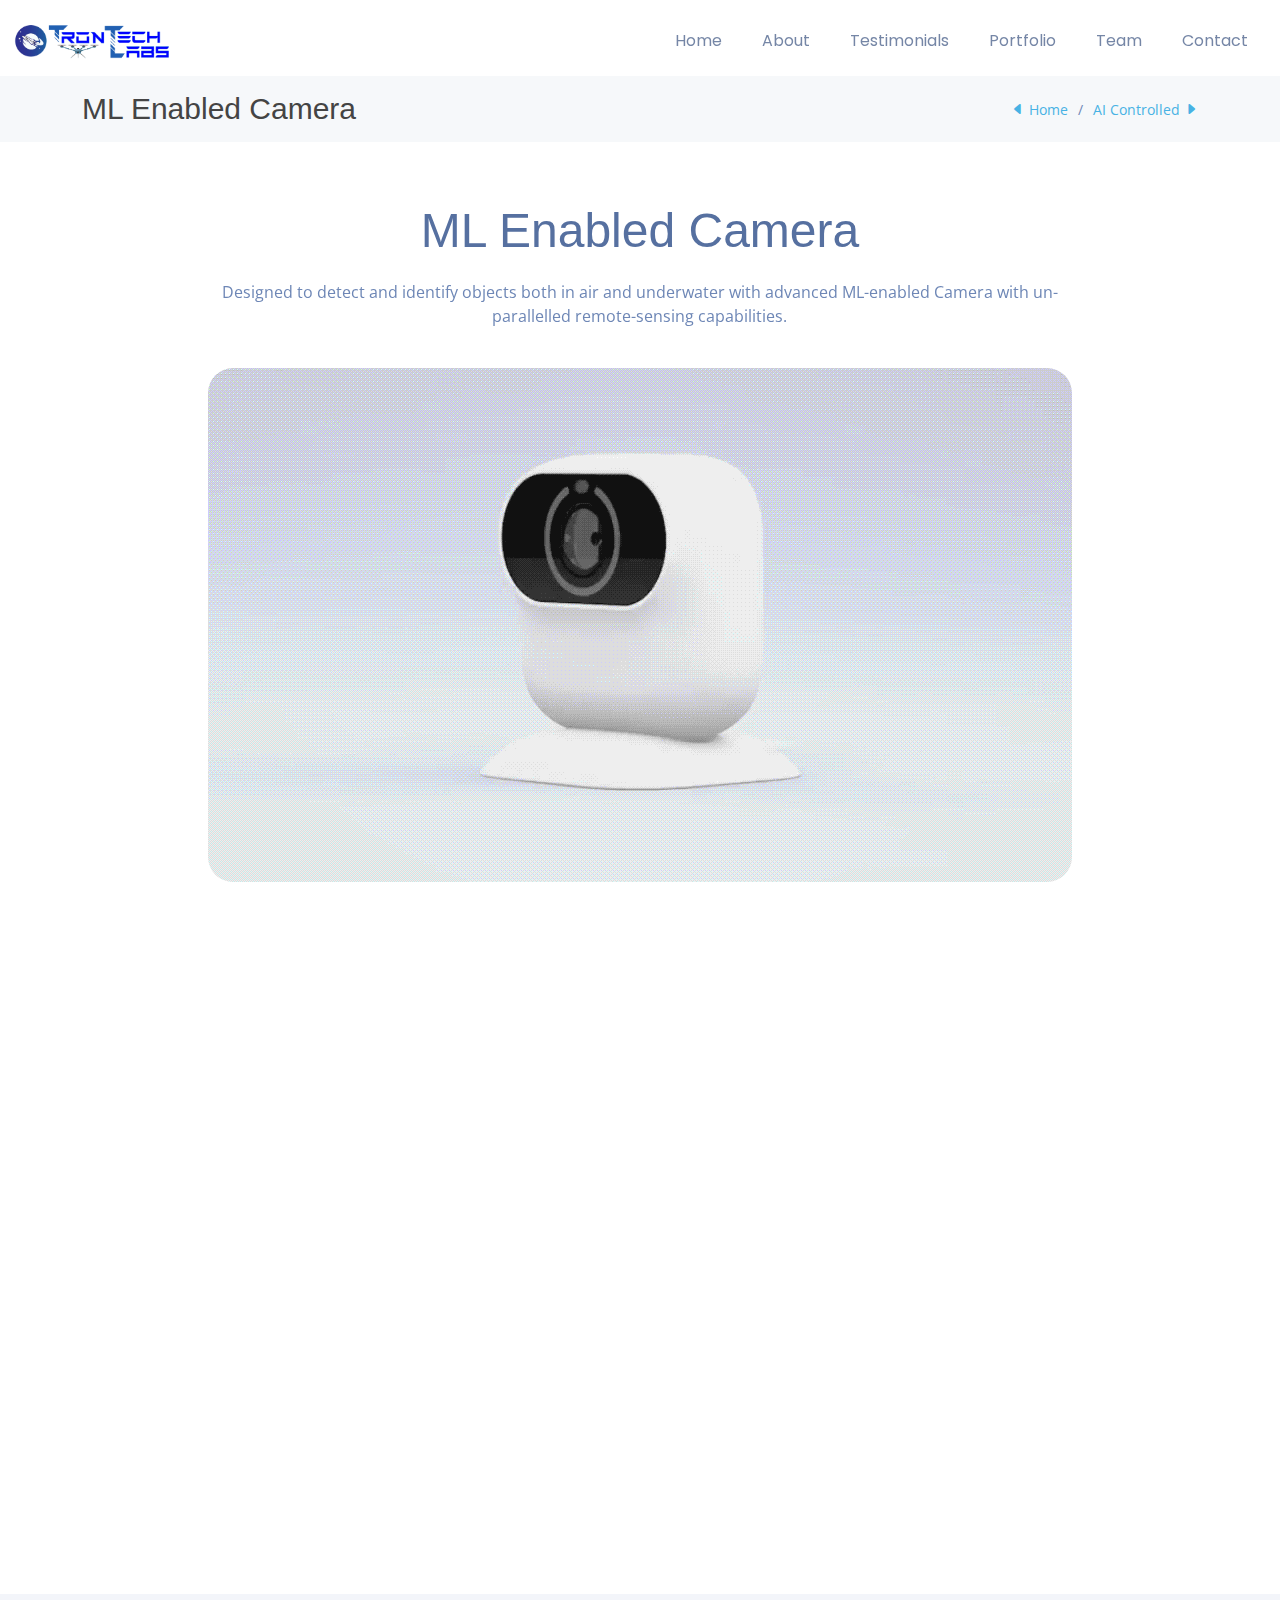
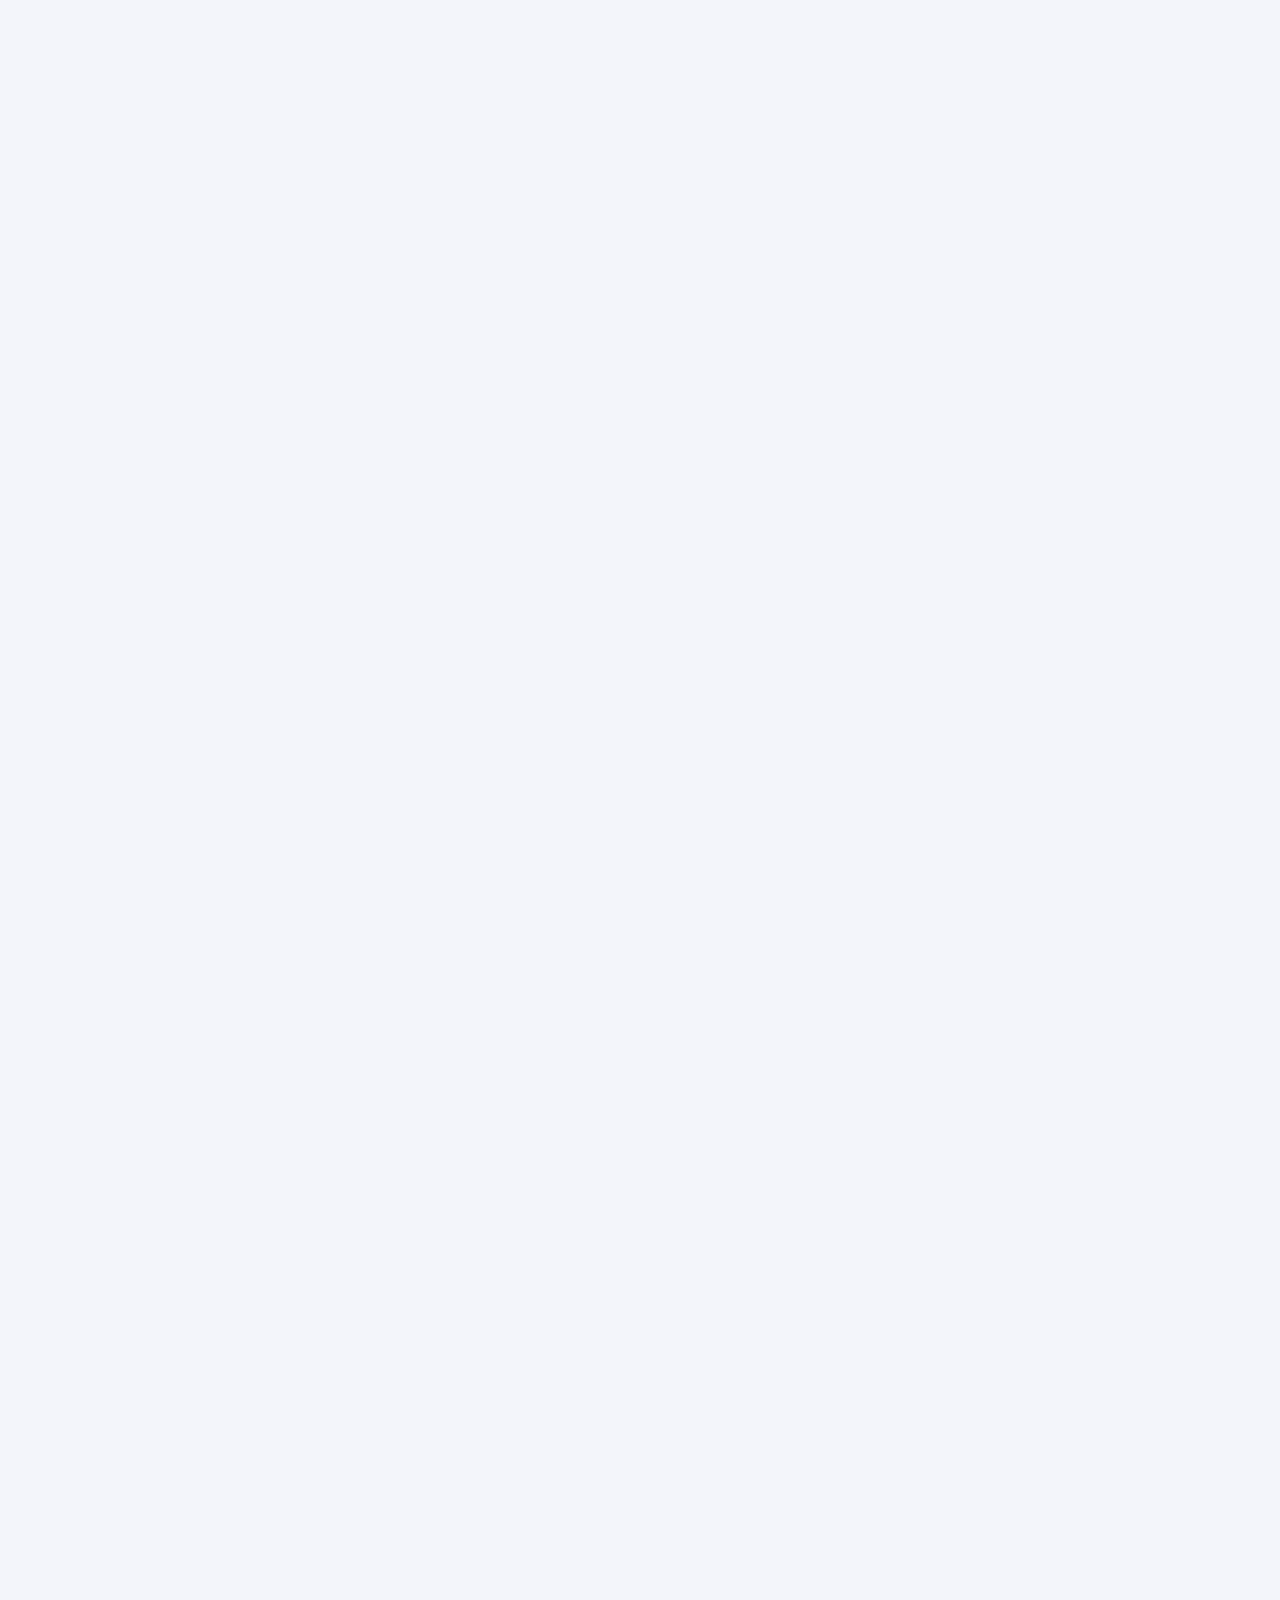
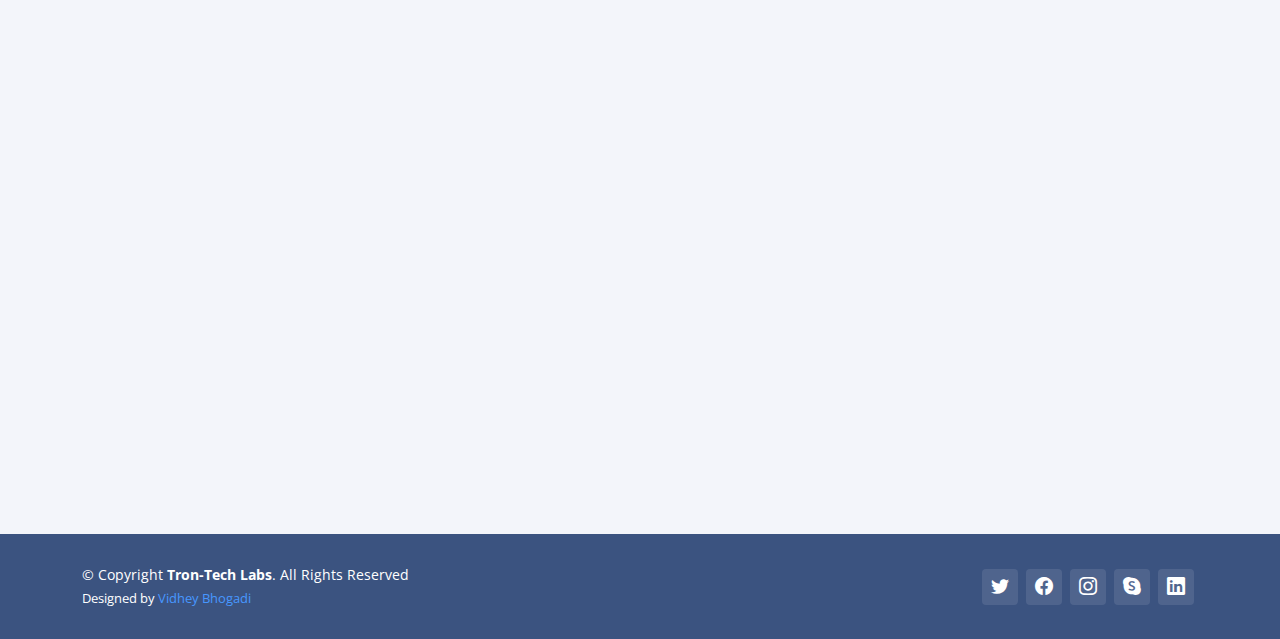
<file: feature1.html>
<head>
    <meta charset="utf-8">
    <meta content="width=device-width, initial-scale=1.0" name="viewport">

    <title>Tron-Tech Labs</title>
    <meta content="" name="description">
    <meta content="" name="keywords">

    <!--Icon on title bar-->
    <link rel='Shortcut Icon' type='image/x-icon' href='assets/img/logo_r.png'>

    <!-- Google Fonts -->
    <link rel="preconnect" href="https://fonts.googleapis.com">
    <link rel="preconnect" href="https://fonts.gstatic.com" crossorigin>
    <link href="https://fonts.googleapis.com/css2?family=Open+Sans:ital,wght@0,300;0,400;0,500;0,600;0,700;1,300;1,400;1,500;1,600;1,700&family=Poppins:ital,wght@0,300;0,400;0,500;0,600;0,700;1,300;1,400;1,500;1,600;1,700&family=Source+Sans+Pro:ital,wght@0,300;0,400;0,600;0,700;1,300;1,400;1,600;1,700&display=swap"
        rel="stylesheet">

    <!-- Vendor CSS Files -->
    <link href="assets/vendor/bootstrap/css/bootstrap.min.css" rel="stylesheet">
    <link href="assets/vendor/bootstrap-icons/bootstrap-icons.css" rel="stylesheet">
    <link href="assets/vendor/aos/aos.css" rel="stylesheet">
    <link href="assets/vendor/glightbox/css/glightbox.min.css" rel="stylesheet">
    <link href="assets/vendor/swiper/swiper-bundle.min.css" rel="stylesheet">

    <!-- Variables CSS Files. Uncomment your preferred color scheme -->
    <!-- <link href="assets/css/variables.css" rel="stylesheet"> -->
    <link href="assets/css/variables-blue.css" rel="stylesheet">
    <!-- <link href="assets/css/variables-green.css" rel="stylesheet"> -->
    <!-- <link href="assets/css/variables-orange.css" rel="stylesheet"> -->
    <!-- <link href="assets/css/variables-purple.css" rel="stylesheet"> -->
    <!-- <link href="assets/css/variables-red.css" rel="stylesheet"> -->
    <!-- <link href="assets/css/variables-pink.css" rel="stylesheet"> -->

    <!-- Template Main CSS File -->
    <link href="assets/css/main.css" rel="stylesheet">
    <link href="assets/css/style.css" rel="stylesheet">
    <style type="text/css">
        body::-webkit-scrollbar {
            display: none;
        }
        
        body {
            -ms-overflow-style: none;
            /* IE and Edge */
            scrollbar-width: none;
            /* Firefox */
        }
    </style>

</head>

<body>

    <header id="header" class="header fixed-top" data-scrollto-offset="0">
        <div class="container-fluid d-flex align-items-center justify-content-between">

            <a href="index.html" class="align-items-center scrollto me-auto me-lg-0">
                <!-- Uncomment the line below if you also wish to use an image logo -->
                <img src="assets/img/logo5.png" class="ml-5" style="height:25%; width:25%;" alt="">
            </a>

            <nav id="navbar" class="navbar">
                <ul>

                    <li><a class="nav-link scrollto" href="index.html#hero-animated">Home</a></li>
                    <li><a class="nav-link scrollto" href="index.html#about">About</a></li>
                    <!--<li><a class="nav-link scrollto" href="index.html#services">Services</a></li>-->
                    <li><a class="nav-link scrollto" href="index.html#testimonials">Testimonials</a></li>
                    <li><a class="nav-link scrollto" href="index.html#portfolio">Portfolio</a></li>
                    <li><a class="nav-link scrollto" href="index.html#team">Team</a></li>
                    <!-- <li><a href="blog.html">Blog</a></li>
        <li class="dropdown megamenu"><a href="#"><span>Mega Menu</span> <i class="bi bi-chevron-down dropdown-indicator"></i></a>
          <ul>
            <li>
              <a href="#">Column 1 link 1</a>
              <a href="#">Column 1 link 2</a>
              <a href="#">Column 1 link 3</a>
            </li>
            <li>
              <a href="#">Column 2 link 1</a>
              <a href="#">Column 2 link 2</a>
              <a href="#">Column 3 link 3</a>
            </li>
            <li>
              <a href="#">Column 3 link 1</a>
              <a href="#">Column 3 link 2</a>
              <a href="#">Column 3 link 3</a>
            </li>
            <li>
              <a href="#">Column 4 link 1</a>
              <a href="#">Column 4 link 2</a>
              <a href="#">Column 4 link 3</a>
            </li>
          </ul>
        </li>
        <li class="dropdown"><a href="#"><span>Drop Down</span> <i class="bi bi-chevron-down dropdown-indicator"></i></a>
          <ul>
            <li><a href="#">Drop Down 1</a></li>
            <li class="dropdown"><a href="#"><span>Deep Drop Down</span> <i class="bi bi-chevron-down dropdown-indicator"></i></a>
              <ul>
                <li><a href="#">Deep Drop Down 1</a></li>
                <li><a href="#">Deep Drop Down 2</a></li>
                <li><a href="#">Deep Drop Down 3</a></li>
                <li><a href="#">Deep Drop Down 4</a></li>
                <li><a href="#">Deep Drop Down 5</a></li>
              </ul>
            </li>
            <li><a href="#">Drop Down 2</a></li>
            <li><a href="#">Drop Down 3</a></li>
            <li><a href="#">Drop Down 4</a></li>
          </ul>
        </li> -->
                    <li><a class="nav-link scrollto" href="index.html#contact">Contact</a></li>
                </ul>
                <i class="bi bi-list mobile-nav-toggle d-none"></i>
            </nav>
            <!-- .navbar -->

        </div>
    </header>
    <!-- End Header -->

    <main id="main">

        <!-- ======= Breadcrumbs ======= -->
        <div class="breadcrumbs">
            <div class="container">

                <div class="d-flex justify-content-between align-items-center">
                    <h2>ML Enabled Camera</h2>
                    <ol>
                        <li><a href="index.html"><i class="bi bi-caret-left-fill"></i> Home</a></li>
                        <li><a href="feature2.html">AI Controlled <i class="bi bi-caret-right-fill"></i></a></li>
                    </ol>
                </div>

            </div>
        </div>
        <!-- End Breadcrumbs -->

        <!-- ======= Blog Section ======= -->
        <section class="inner-page">
            <div class="container" data-aos="fade-up">

                <div class="section-header">
                    <h2>ML Enabled Camera</h2>
                    <p>Designed to detect and identify objects both in air and underwater with advanced ML-enabled Camera with un-parallelled remote-sensing capabilities.</p>
                </div>
                <div class="img-responsive text-center" data-aos="zoom-in" data-aos-delay="200">
                    <img src="assets\img\cam2.gif" style="border-radius: 25px;" class="img-fluid animated" alt="">
                </div>

            </div>
        </section>
        <!-- End Hero -->

        <main id="main">

            <!-- ======= Clients Section ======= -->


            <!-- ======= About Us Section ======= -->
            <section id="" class="about">
                <div class="container" data-aos="fade-up">

                    <div class="section-title">
                        <h2>What is ML Enabled Camera</h2>
                    </div>

                    <div class="row content">
                        <div class="col-lg-6">
                            <p>
                                A machine learning enabled camera is a type of camera that is integrated with a machine learning model to perform specific tasks or applications. These tasks can include image recognition, object detection, facial recognition, and many others. Machine
                                learning enabled cameras are becoming increasingly popular in a wide range of industries, from security and surveillance to healthcare and manufacturing. A machine learning enabled camera is a camera that incorporates machine
                                learning algorithms or techniques to enhance its functionality, image processing capabilities, and user experience.
                            </p>
                            <p>
                                the power of machine learning, these cameras go beyond traditional imaging capabilities and offer advanced features and intelligent functionalities. They use ML algorithms to analyze and process the image data they capture, enabling tasks such as object
                                recognition, scene understanding, image enhancement, and image segmentation. These cameras can make real-time decisions based on the analyzed data, automatically adjusting camera settings, optimizing image quality, or triggering
                                specific actions based on detected objects or events.
                            </p>
                        </div>
                        <div class="col-lg-6 pt-4 pt-lg-0">
                            <p>
                                With adaptive learning capabilities, they can improve their performance over time by learning from the data they capture and adapting to different environments, lighting conditions, or user preferences. ML-enabled cameras can provide personalized recommendations,
                                settings, and filters based on individual users' preferences, enhancing the user experience. They also offer connectivity options to integrate with other devices or services, enabling seamless interactions with smart home
                                systems, cloud platforms, or mobile applications. Overall, machine learning enabled cameras combine the traditional capabilities of a camera with the computational abilities of ML, unlocking new possibilities for imaging,
                                photography, and personalized experiences.
                            </p>
                            <a href="#services" class="btn-learn-more">Learn More</a>
                        </div>
                    </div>

                </div>
            </section>
            <!-- End About Us Section -->

            <!-- ======= Why Us Section ======= -->
            <section id="why-us" class="why-us section-bg">
                <div class="container-fluid" data-aos="fade-up">

                    <div class="row">

                        <div class="col-lg-7 d-flex flex-column justify-content-center align-items-stretch  order-2 order-lg-1">

                            <div class="content">
                                <h3>How is the <strong> ML Enabled Camera </strong> works?</h3>
                                <p>Embedded cameras in machine learning systems play a crucial role in capturing visual data, which is then processed and analyzed using machine learning algorithms. The process begins with the acquisition of images or video
                                    streams by the embedded cameras, which can be integrated into various devices such as smartphones, surveillance systems, drones, or autonomous vehicles.</p>
                                <p> Once the visual data is captured, it undergoes preprocessing steps to ensure consistency and optimize data quality. This may involve resizing, cropping, or normalizing the images. Following preprocessing, relevant features
                                    are extracted from the images to represent important patterns or characteristics. These features can include edges, textures, colors, or other visual cues that are relevant to the specific task. </p>
                            </div>

                            <div class="accordion-list">
                                <ul type="circle">
                                    <li>
                                        <a data-bs-toggle="collapse" class="collapse" data-bs-target="#accordion-list-1"><span>01</span>How it works? <i class="bx bx-chevron-down icon-show"></i><i class="bx bx-chevron-up icon-close"></i></a>
                                        <div id="accordion-list-1" class="collapse show" data-bs-parent=".accordion-list">
                                            <p>
                                                The extracted features are then used to train the machine learning model. This training process typically involves supervised learning, where the model is trained on a labeled dataset. The model learns to associate specific visual patterns with specific
                                                classes or categories through this training process. Once the model is trained, it can be used for inference or prediction on new, unseen images. Real-time or new images captured by the embedded camera are
                                                fed into the trained model, which analyzes the input and makes predictions or classifications based on the learned patterns. The predictions or classifications made by the model can then be used for decision-making
                                                or action. This can involve making decisions, triggering alerts, controlling other components of a larger system, or providing insights or recommendations to humans.
                                            </p>
                                        </div>
                                    </li>
                                    <li>
                                        <a data-bs-toggle="collapse" class="collapse" data-bs-target="#accordion-list-2"><span>02</span>Summary <i class="bx bx-chevron-down icon-show"></i><i class="bx bx-chevron-up icon-close"></i></a>
                                        <div id="accordion-list-2" class="collapse show" data-bs-parent=".accordion-list">
                                            <p>
                                                Overall, embedded cameras enable machine learning systems to analyze visual data and make informed decisions or predictions based on the learned patterns. This has wide-ranging applications in areas such as computer vision, object recognition, surveillance,
                                                autonomous systems, and many other fields.
                                            </p>
                                        </div>
                                    </li>
                                </ul>
                            </div>

                        </div>

                        <div class="col-lg-5 align-items-stretch order-1 order-lg-2 img " style='background-image: url("assets/img/cam.gif");' width="100" height="200">&nbsp;</div>
                    </div>

                </div>
            </section>
            <!-- End Why Us Section -->



            <!-- ======= Services Section ======= -->
            <section id="services" class="services section-bg">
                <div class="container" data-aos="fade-up">

                    <div class="section-title">
                        <h2>Appilications</h2>
                        <p>here are many potential applications for machine learning enabled cameras, ranging from security and surveillance to healthcare and manufacturing. For example, a security camera with machine learning capabilities could be used
                            to identify and track suspicious behavior in real time, while a healthcare camera could be used to monitor patient vital signs or detect early signs of disease. As machine learning technology continues to advance, the potential
                            applications for machine learning enabled cameras are likely to expand even further.</p>

                    </div>

                    <div class="row">
                        <div class="col-xl-3 col-md-6 d-flex align-items-stretch" data-aos="zoom-in" data-aos-delay="100">
                            <div class="icon-box">
                                <div class="icon"><i class="bx bxl-dribbble"></i></div>
                                <h4><a href="#services">Object Recognition and Classification </a></h4>
                                <p> Embedded cameras equipped with machine learning algorithms can recognize and classify objects in real-time. This technology is used in autonomous vehicles for pedestrian detection, traffic sign recognition, and object tracking.
                                    It is also employed in surveillance systems for identifying individuals or suspicious activities.</p>
                            </div>
                        </div>

                        <div class="col-xl-3 col-md-6 d-flex align-items-stretch mt-4 mt-md-0" data-aos="zoom-in" data-aos-delay="200">
                            <div class="icon-box">
                                <div class="icon"><i class="bx bx-file"></i></div>
                                <h4><a href="#services">Augmented Reality (AR)</a></h4>
                                <p>Machine learning embedded cameras are utilized in AR applications to understand the surrounding environment and overlay virtual objects or information onto the real-world view. This enhances user experiences in gaming,
                                    navigation, interior design, and virtual try-on in the retail industry. </p>
                            </div>
                        </div>

                        <div class="col-xl-3 col-md-6 d-flex align-items-stretch mt-4 mt-xl-0" data-aos="zoom-in" data-aos-delay="300">
                            <div class="icon-box">
                                <div class="icon"><i class="bx bx-tachometer"></i></div>
                                <h4><a href="#services">Facial Recognition</a></h4>
                                <p> Embedded cameras powered by machine learning algorithms can identify and authenticate individuals based on their facial features. This technology is employed in security systems, access control, and identity verification
                                    applications. </p>
                            </div>
                        </div>

                        <div class="col-xl-3 col-md-6 d-flex align-items-stretch mt-4 mt-xl-0" data-aos="zoom-in" data-aos-delay="400">
                            <div class="icon-box">
                                <div class="icon"><i class="bx bx-layer"></i></div>
                                <h4><a href="#services">Robotics and Automation </a></h4>
                                <p> Machine learning embedded cameras are used in robotic systems to perceive and interact with the environment. They enable robots to navigate, detect objects, and perform tasks autonomously, contributing to applications in
                                    logistics, manufacturing, and healthcare. </p>
                            </div>
                        </div>


                    </div>

                </div>
            </section>
            <!-- End Services Section -->
        </main>
        <!-- End #main -->

        <!-- ======= Footer ======= -->
        <footer id="footer" class="footer">

            <!--<div class="footer-content">
    <div class="container">
      <div class="row">

        <div class="col-lg-3 col-md-6">
          <div class="footer-info">
            <h3>HeroBiz</h3>
            <p>
              A108 Adam Street <br>
              NY 535022, USA<br><br>
              <strong>Phone:</strong> +1 5589 55488 55<br>
              <strong>Email:</strong> info@example.com<br>
            </p>
          </div>
        </div>

        <div class="col-lg-2 col-md-6 footer-links">
          <h4>Useful Links</h4>
          <ul>
            <li><i class="bi bi-chevron-right"></i> <a href="#">Home</a></li>
            <li><i class="bi bi-chevron-right"></i> <a href="#">About us</a></li>
            <li><i class="bi bi-chevron-right"></i> <a href="#">Services</a></li>
            <li><i class="bi bi-chevron-right"></i> <a href="#">Terms of service</a></li>
            <li><i class="bi bi-chevron-right"></i> <a href="#">Privacy policy</a></li>
          </ul>
        </div>

        <div class="col-lg-3 col-md-6 footer-links">
          <h4>Our Services</h4>
          <ul>
            <li><i class="bi bi-chevron-right"></i> <a href="#">Web Design</a></li>
            <li><i class="bi bi-chevron-right"></i> <a href="#">Web Development</a></li>
            <li><i class="bi bi-chevron-right"></i> <a href="#">Product Management</a></li>
            <li><i class="bi bi-chevron-right"></i> <a href="#">Marketing</a></li>
            <li><i class="bi bi-chevron-right"></i> <a href="#">Graphic Design</a></li>
          </ul>
        </div>

        <div class="col-lg-4 col-md-6 footer-newsletter">
          <h4>Our Newsletter</h4>
          <p>Tamen quem nulla quae legam multos aute sint culpa legam noster magna</p>
          <form action="" method="post">
            <input type="email" name="email"><input type="submit" value="Subscribe">
          </form>

        </div>

      </div>
    </div>
  </div>-->

            <div class="footer-legal text-center">
                <div class="container d-flex flex-column flex-lg-row justify-content-center justify-content-lg-between align-items-center">

                    <div class="d-flex flex-column align-items-center align-items-lg-start">
                        <div class="copyright">
                            &copy; Copyright <strong><span>Tron-Tech Labs</span></strong>. All Rights Reserved
                        </div>
                        <div class="credits">
                            <!-- All the links in the footer should remain intact. -->
                            <!-- You can delete the links only if you purchased the pro version. -->
                            <!-- Licensing information: https://bootstrapmade.com/license/ -->
                            <!-- Purchase the pro version with working PHP/AJAX contact form: https://bootstrapmade.com/herobiz-bootstrap-business-template/ -->
                            Designed by <a href="https://github.com/Vidhey012">Vidhey Bhogadi</a>
                        </div>
                    </div>

                    <div class="social-links order-first order-lg-last mb-3 mb-lg-0">
                        <a href="#" class="twitter"><i class="bi bi-twitter"></i></a>
                        <a href="#" class="facebook"><i class="bi bi-facebook"></i></a>
                        <a href="#" class="instagram"><i class="bi bi-instagram"></i></a>
                        <a href="#" class="google-plus"><i class="bi bi-skype"></i></a>
                        <a href="#" class="linkedin"><i class="bi bi-linkedin"></i></a>
                    </div>

                </div>
            </div>

        </footer>
        <!-- End Footer -->


        <a href="#" class="scroll-top d-flex align-items-center justify-content-center"><i class="bi bi-arrow-up-short"></i></a>

        <div id="preloader"></div>

        <!-- Vendor JS Files -->
        <script src="assets/vendor/bootstrap/js/bootstrap.bundle.min.js"></script>
        <script src="assets/vendor/aos/aos.js"></script>
        <script src="assets/vendor/glightbox/js/glightbox.min.js"></script>
        <script src="assets/vendor/isotope-layout/isotope.pkgd.min.js"></script>
        <script src="assets/vendor/swiper/swiper-bundle.min.js"></script>
        <script src="assets/vendor/php-email-form/validate.js"></script>

        <!-- Template Main JS File -->
        <script src="assets/js/main.js"></script>

</body>

</html>
</file>
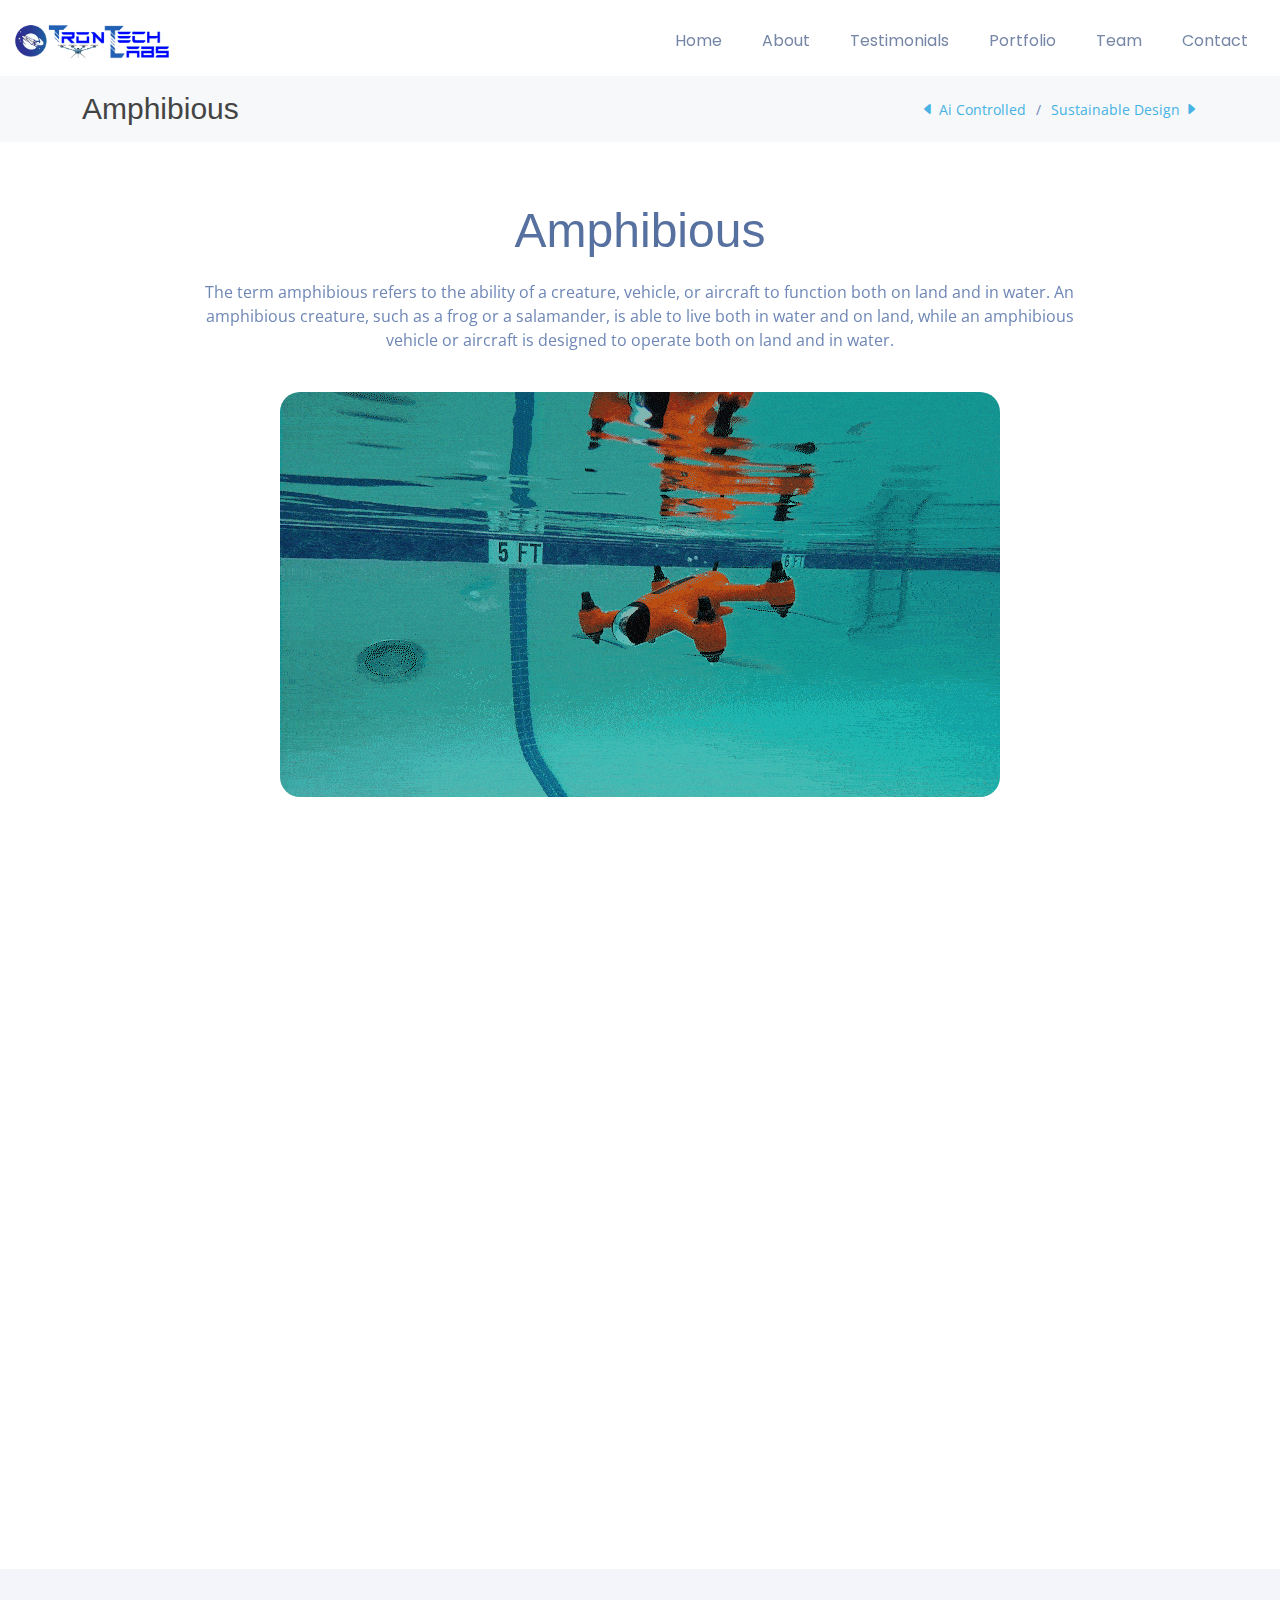
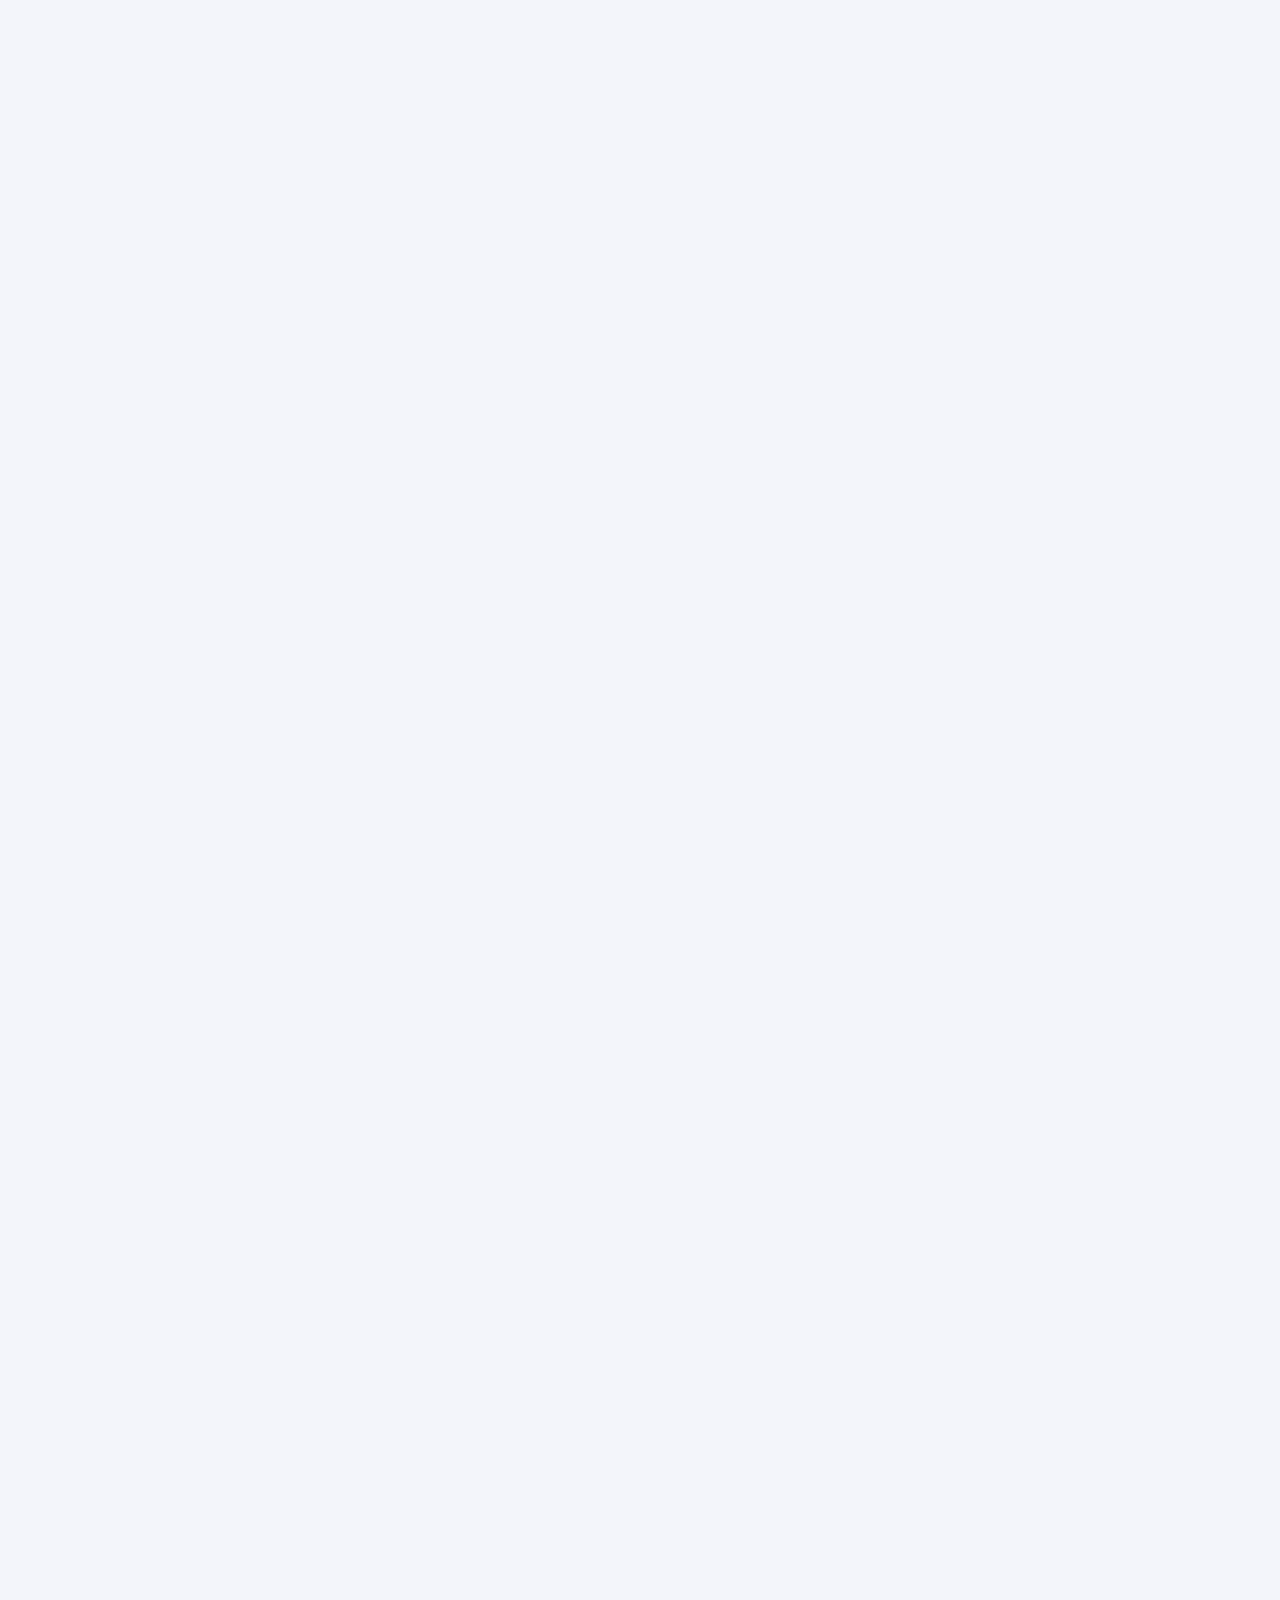
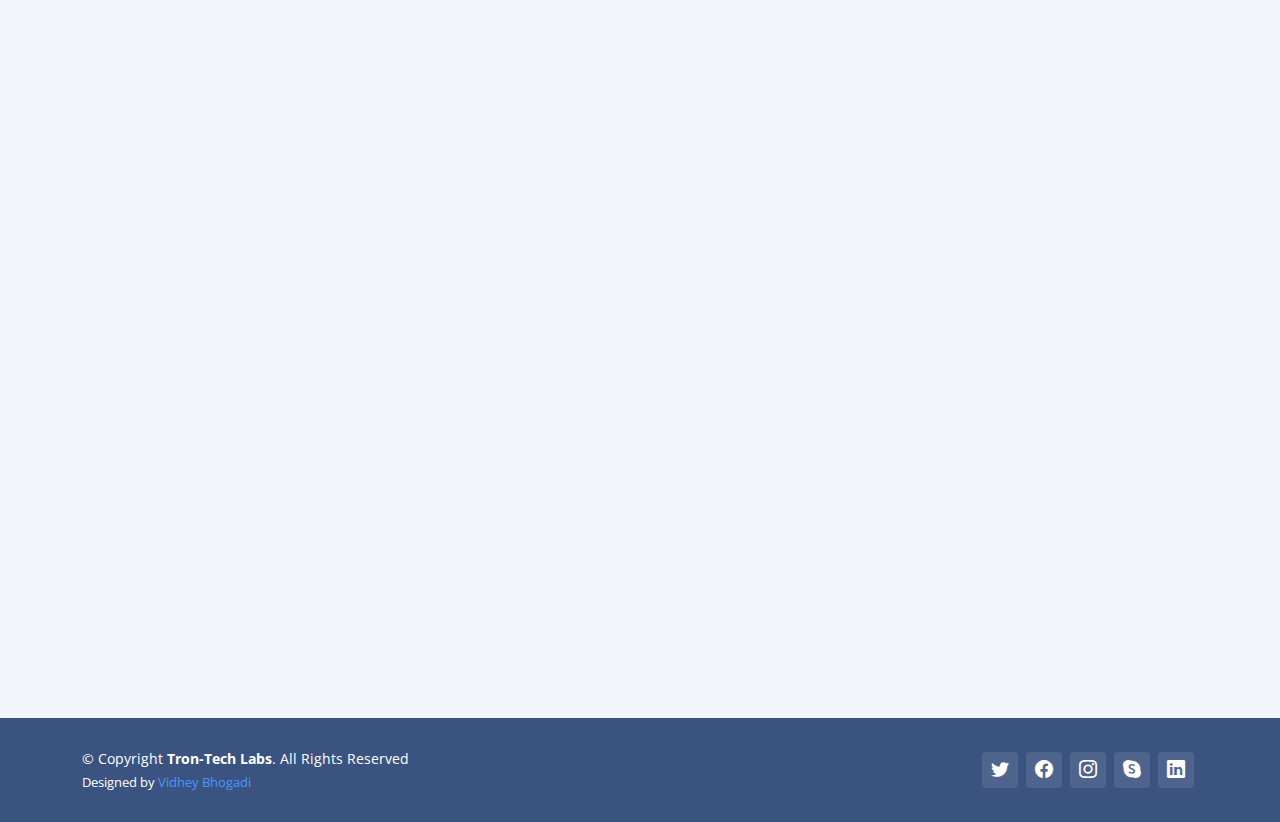
<file: feature3.html>
<head>
    <meta charset="utf-8">
    <meta content="width=device-width, initial-scale=1.0" name="viewport">

    <title>Tron-Tech Labs</title>
    <meta content="" name="description">
    <meta content="" name="keywords">

    <!--Icon on title bar-->
    <link rel='Shortcut Icon' type='image/x-icon' href='assets/img/logo_r.png'>

    <!-- Google Fonts -->
    <link rel="preconnect" href="https://fonts.googleapis.com">
    <link rel="preconnect" href="https://fonts.gstatic.com" crossorigin>
    <link href="https://fonts.googleapis.com/css2?family=Open+Sans:ital,wght@0,300;0,400;0,500;0,600;0,700;1,300;1,400;1,500;1,600;1,700&family=Poppins:ital,wght@0,300;0,400;0,500;0,600;0,700;1,300;1,400;1,500;1,600;1,700&family=Source+Sans+Pro:ital,wght@0,300;0,400;0,600;0,700;1,300;1,400;1,600;1,700&display=swap"
        rel="stylesheet">

    <!-- Vendor CSS Files -->
    <link href="assets/vendor/bootstrap/css/bootstrap.min.css" rel="stylesheet">
    <link href="assets/vendor/bootstrap-icons/bootstrap-icons.css" rel="stylesheet">
    <link href="assets/vendor/aos/aos.css" rel="stylesheet">
    <link href="assets/vendor/glightbox/css/glightbox.min.css" rel="stylesheet">
    <link href="assets/vendor/swiper/swiper-bundle.min.css" rel="stylesheet">

    <!-- Variables CSS Files. Uncomment your preferred color scheme -->
    <!-- <link href="assets/css/variables.css" rel="stylesheet"> -->
    <link href="assets/css/variables-blue.css" rel="stylesheet">
    <!-- <link href="assets/css/variables-green.css" rel="stylesheet"> -->
    <!-- <link href="assets/css/variables-orange.css" rel="stylesheet"> -->
    <!-- <link href="assets/css/variables-purple.css" rel="stylesheet"> -->
    <!-- <link href="assets/css/variables-red.css" rel="stylesheet"> -->
    <!-- <link href="assets/css/variables-pink.css" rel="stylesheet"> -->

    <!-- Template Main CSS File -->
    <link href="assets/css/main.css" rel="stylesheet">
    <link href="assets/css/style.css" rel="stylesheet">
    <style type="text/css">
        body::-webkit-scrollbar {
            display: none;
        }
        
        body {
            -ms-overflow-style: none;
            /* IE and Edge */
            scrollbar-width: none;
            /* Firefox */
        }
    </style>

</head>

<body>

    <header id="header" class="header fixed-top" data-scrollto-offset="0">
        <div class="container-fluid d-flex align-items-center justify-content-between">

            <a href="index.html" class="align-items-center scrollto me-auto me-lg-0">
                <!-- Uncomment the line below if you also wish to use an image logo -->
                <img src="assets/img/logo5.png" class="ml-5" style="height:25%; width:25%;" alt="">
            </a>

            <nav id="navbar" class="navbar">
                <ul>

                    <li><a class="nav-link scrollto" href="index.html#hero-animated">Home</a></li>
                    <li><a class="nav-link scrollto" href="index.html#about">About</a></li>
                    <!--<li><a class="nav-link scrollto" href="index.html#services">Services</a></li>-->
                    <li><a class="nav-link scrollto" href="index.html#testimonials">Testimonials</a></li>
                    <li><a class="nav-link scrollto" href="index.html#portfolio">Portfolio</a></li>
                    <li><a class="nav-link scrollto" href="index.html#team">Team</a></li>
                    <!-- <li><a href="blog.html">Blog</a></li>
          <li class="dropdown megamenu"><a href="#"><span>Mega Menu</span> <i class="bi bi-chevron-down dropdown-indicator"></i></a>
            <ul>
              <li>
                <a href="#">Column 1 link 1</a>
                <a href="#">Column 1 link 2</a>
                <a href="#">Column 1 link 3</a>
              </li>
              <li>
                <a href="#">Column 2 link 1</a>
                <a href="#">Column 2 link 2</a>
                <a href="#">Column 3 link 3</a>
              </li>
              <li>
                <a href="#">Column 3 link 1</a>
                <a href="#">Column 3 link 2</a>
                <a href="#">Column 3 link 3</a>
              </li>
              <li>
                <a href="#">Column 4 link 1</a>
                <a href="#">Column 4 link 2</a>
                <a href="#">Column 4 link 3</a>
              </li>
            </ul>
          </li>
          <li class="dropdown"><a href="#"><span>Drop Down</span> <i class="bi bi-chevron-down dropdown-indicator"></i></a>
            <ul>
              <li><a href="#">Drop Down 1</a></li>
              <li class="dropdown"><a href="#"><span>Deep Drop Down</span> <i class="bi bi-chevron-down dropdown-indicator"></i></a>
                <ul>
                  <li><a href="#">Deep Drop Down 1</a></li>
                  <li><a href="#">Deep Drop Down 2</a></li>
                  <li><a href="#">Deep Drop Down 3</a></li>
                  <li><a href="#">Deep Drop Down 4</a></li>
                  <li><a href="#">Deep Drop Down 5</a></li>
                </ul>
              </li>
              <li><a href="#">Drop Down 2</a></li>
              <li><a href="#">Drop Down 3</a></li>
              <li><a href="#">Drop Down 4</a></li>
            </ul>
          </li> -->
                    <li><a class="nav-link scrollto" href="index.html#contact">Contact</a></li>
                </ul>
                <i class="bi bi-list mobile-nav-toggle d-none"></i>
            </nav>
            <!-- .navbar -->

        </div>
    </header>
    <!-- End Header -->

    <main id="main">

        <!-- ======= Breadcrumbs ======= -->
        <div class="breadcrumbs">
            <div class="container">

                <div class="d-flex justify-content-between align-items-center">
                    <h2>Amphibious</h2>
                    <ol>
                        <li><a href="feature2.html"><i class="bi bi-caret-left-fill"></i> Ai Controlled</a></li>
                        <li><a href="feature4.html">Sustainable Design <i class="bi bi-caret-right-fill"></i></a></li>
                    </ol>
                </div>

            </div>
        </div>
        <!-- End Breadcrumbs -->

        <!-- ======= Blog Section ======= -->
        <section class="inner-page">
            <div class="container" data-aos="fade-up">

                <div class="section-header">
                    <h2>Amphibious</h2>
                    <p>The term amphibious refers to the ability of a creature, vehicle, or aircraft to function both on land and in water. An amphibious creature, such as a frog or a salamander, is able to live both in water and on land, while an amphibious
                        vehicle or aircraft is designed to operate both on land and in water. </p>
                </div>
                <div class="img-responsive text-center" data-aos="zoom-in" data-aos-delay="200">
                    <img src="assets\img\3a.gif" class="img-fluid animated" style="border-radius: 20px;" alt="">
                </div>

            </div>
        </section>
        <!-- End Hero -->

        <main id="main">

            <!-- ======= Clients Section ======= -->


            <!-- ======= About Us Section ======= -->
            <section id="" class="about">
                <div class="container" data-aos="fade-up">

                    <div class="section-title">
                        <h2>What is Amphibious</h2>
                    </div>

                    <div class="row content">
                        <div class="col-lg-6">
                            <p>
                                The drone has ability to fly in air drive to the depths Underwater. It is often used to describe vehicles, aircraft, or animals that are designed or adapted to move or function effectively in both environments.The ability to operate in both land and water
                                can provide greater flexibility and versatility in certain situations, such as in military operations, search and rescue missions, and transportation of goods and people across bodies of water.</p>

                            </p>
                            <ul>
                                <li><i class="ri-check-double-line"></i> AI-controlled systems are designed to operate autonomously, with minimal human intervention, and they are often used in situations where speed, accuracy, and efficiency are critical.
                                    </p>
                                </li>
                                <li><i class="ri-check-double-line"></i>The term amphibious refers to the ability of a creature, vehicle, or aircraft to function both on land and in water. </li>
                                <li><i class="ri-check-double-line"></i> They are typically equipped with features that allow them to navigate through water, such as buoyancy tanks, propellers, and water jets, as well as features that allow them to traverse
                                    over land, such as wheels, tracks, or a combination of both. Some amphibious vehicles also have the ability to adjust their center of gravity, allowing them to remain stable in different conditions.</li>
                            </ul>
                        </div>
                        <div class="col-lg-6 pt-4 pt-lg-0">
                            <p>
                                Amphibious vehicles have a wide range of applications, particularly in military operations, where they are used to transport personnel and equipment across waterways and coastal areas. They are also used in search and rescue missions, particularly in
                                areas where traditional vehicles cannot access. Amphibious vehicles can be used for recreational purposes as well, such as boating, fishing, and off-roading.
                            </p>
                            <p>
                                Amphibious aircraft are another type of vehicle that can operate both on land and water. These aircraft are typically designed with floats or pontoons that allow them to take off and land on water, as well as retractable wheels or skis for landing on
                                land. Amphibious aircraft are often used for transportation and supply missions, particularly in remote areas where there are no airports or runways.</p>
                            </p>
                            <a href="#services" class="btn-learn-more">Learn More</a>
                        </div>
                    </div>

                </div>
            </section>
            <!-- End About Us Section -->

            <!-- ======= Why Us Section ======= -->
            <section id="why-us" class="why-us section-bg">
                <div class="container-fluid" data-aos="fade-up">

                    <div class="row">

                        <div class="col-lg-7 d-flex flex-column justify-content-center align-items-stretch  order-2 order-lg-1">

                            <div class="content">
                                <h3>How is the <strong>Amphibious</strong> works?</h3>
                                <p>
                                    The way an amphibious vehicle works depends on its specific design and features, but in general, these vehicles are equipped with systems that allow them to operate both on land and in water. On land, amphibious vehicles typically use wheels or tracks
                                    to propel themselves forward. These vehicles are often designed with suspension systems that allow them to traverse rough terrain, and they may have additional features such as winches, snorkels, or other equipment
                                    that helps them navigate challenging environments.When entering the water, amphibious vehicles typically use their buoyancy tanks or other flotation devices to stay afloat. They may also have propellers or water jets
                                    that allow them to move through the water. As the vehicle moves from water to land or vice versa, it may need to adjust its center of gravity to remain stable and prevent tipping or capsizing.</p>
                            </div>

                            <div class="accordion-list">
                                <ul type="circle">
                                    <li>
                                        <a data-bs-toggle="collapse" class="collapse" data-bs-target="#accordion-list-1"><span>01</span>How it works? <i class="bx bx-chevron-down icon-show"></i><i class="bx bx-chevron-up icon-close"></i></a>
                                        <div id="accordion-list-1" class="collapse show" data-bs-parent=".accordion-list">
                                            <p>
                                                Amphibious aircraft work slightly differently. These aircraft are typically designed with floats or pontoons that allow them to take off and land on water. To operate on land, they may have retractable wheels or skis that can be extended for landing.Amphibious
                                                animals have a range of adaptations that allow them to live in both water and on land. For example, many amphibians have moist, permeable skin that allows them to absorb oxygen and moisture from both air
                                                and water. They may also have webbed feet, which help them swim, and strong legs that allow them to move effectively on land.Overall, the ability of amphibious vehicles and animals to operate in both environments
                                                allows for increased flexibility and mobility, as well as the ability to traverse difficult terrain or access remote areas.
                                            </p>
                                        </div>
                                    </li>
                                </ul>
                            </div>

                        </div>

                        <div class="col-lg-5 align-items-stretch order-1 order-lg-2 img " style='background-image: url("assets/img/drone.gif");' width="100" height="200">&nbsp;</div>
                    </div>

                </div>
            </section>
            <!-- End Why Us Section -->



            <!-- ======= Services Section ======= -->
            <section id="services" class="services section-bg">
                <div class="container" data-aos="fade-up">

                    <div class="section-title">
                        <h2>Appilications</h2>
                        <p>Amphibious vehicles are extensively used in military operations, particularly for transport and logistics. They can easily navigate through waterways, beaches, and wetlands, allowing military personnel and equipment to be transported
                            across different types of terrain.In military operations, sustainable amphibious vehicles can play a vital role in supporting troops during combat and humanitarian missions. They can be used to transport military personnel,
                            supplies, and equipment across various types of terrain, including waterways, beaches, and wetlands. Amphibious vehicles with sustainable design features can reduce the environmental impact of military operations, helping to
                            protect sensitive ecosystems and wildlife habitats.</p><br></br>
                        </p>
                    </div>

                    <div class="row">
                        <div class="col-xl-3 col-md-6 d-flex align-items-stretch" data-aos="zoom-in" data-aos-delay="100">
                            <div class="icon-box">
                                <div class="icon"><i class="bx bxl-dribbble"></i></div>
                                <h4><a href="#services">Military Operations </a></h4>
                                <p> Amphibious vehicles are extensively used in military operations, particularly for transport and logistics. They can easily navigate through waterways, beaches, and wetlands, allowing military personnel and equipment to
                                    be transported across different types of terrain.In military operations, sustainable amphibious vehicles can play a vital role in supporting troops during combat and humanitarian missions. They can be used to transport
                                    military personnel, supplies, and equipment across various types of terrain, including waterways, beaches, and wetlands. Amphibious vehicles with sustainable design features can reduce the environmental impact of military
                                    operations, helping to protect sensitive ecosystems and wildlife habitats.
                                </p>
                            </div>
                        </div>

                        <div class="col-xl-3 col-md-6 d-flex align-items-stretch mt-4 mt-md-0" data-aos="zoom-in" data-aos-delay="200">
                            <div class="icon-box">
                                <div class="icon"><i class="bx bx-file"></i></div>
                                <h4><a href="#services">Search and Rescue</a></h4>
                                <p> Amphibious vehicles can be used in search and rescue operations, particularly in areas where traditional vehicles cannot access. They can be used to navigate through flooded areas, shallow rivers, and swamps, and can be
                                    equipped with equipment such as winches, stretchers, and medical supplies.In search and rescue operations, amphibious vehicles can provide essential support for emergency responders, enabling them to access areas that
                                    are difficult to reach using traditional vehicles. These vehicles can navigate through flooded areas, shallow rivers, and swamps, and can be equipped with specialized equipment such as winches, stretchers, and medical
                                    supplies.
                                </p>
                            </div>
                        </div>

                        <div class="col-xl-3 col-md-6 d-flex align-items-stretch mt-4 mt-xl-0" data-aos="zoom-in" data-aos-delay="300">
                            <div class="icon-box">
                                <div class="icon"><i class="bx bx-tachometer"></i></div>
                                <h4><a href="#services">Disaster Relief</a></h4>
                                <p> Amphibious vehicles are useful in disaster relief operations, particularly in areas affected by floods and other natural disasters. They can be used to transport people, equipment, and supplies to affected areas, and can
                                    also be used to rescue stranded individuals.Disaster relief operations often require vehicles that can operate in challenging environments, such as flooded or otherwise inaccessible areas. Amphibious vehicles are well-suited
                                    to these tasks, as they can easily navigate through water and over rough terrain, making them an ideal choice for disaster relief efforts. Amphibious vehicles can be used to transport people, equipment, and supplies
                                    to affected areas, allowing relief organizations to quickly respond to emergency situations.
                                </p>
                            </div>
                        </div>

                        <div class="col-xl-3 col-md-6 d-flex align-items-stretch mt-4 mt-xl-0" data-aos="zoom-in" data-aos-delay="400">
                            <div class="icon-box">
                                <div class="icon"><i class="bx bx-layer"></i></div>
                                <h4><a href="#services">Mining and Construction</a></h4>
                                <p> Amphibious vehicles are used in mining and construction operations, particularly in remote areas. They can be used to transport personnel and equipment across waterways and wetlands, and can be equipped with excavators
                                    and other equipment for mining and construction activities.Amphibious vehicles are increasingly being used in mining and construction operations due to their versatility and ability to access remote areas. In mining
                                    operations, amphibious vehicles can be used to transport equipment and personnel across waterways and swamps, allowing mining companies to access previously inaccessible resources. They can also be equipped with specialized
                                    equipment such as dredging systems and excavators, allowing mining companies to extract resources more efficiently.
                                </p>
                            </div>
                        </div>

                    </div>

                </div>
            </section>
            <!-- End Services Section -->


            <!-- ======= Footer ======= -->
            <footer id="footer" class="footer">

                <!--<div class="footer-content">
      <div class="container">
        <div class="row">

          <div class="col-lg-3 col-md-6">
            <div class="footer-info">
              <h3>HeroBiz</h3>
              <p>
                A108 Adam Street <br>
                NY 535022, USA<br><br>
                <strong>Phone:</strong> +1 5589 55488 55<br>
                <strong>Email:</strong> info@example.com<br>
              </p>
            </div>
          </div>

          <div class="col-lg-2 col-md-6 footer-links">
            <h4>Useful Links</h4>
            <ul>
              <li><i class="bi bi-chevron-right"></i> <a href="#">Home</a></li>
              <li><i class="bi bi-chevron-right"></i> <a href="#">About us</a></li>
              <li><i class="bi bi-chevron-right"></i> <a href="#">Services</a></li>
              <li><i class="bi bi-chevron-right"></i> <a href="#">Terms of service</a></li>
              <li><i class="bi bi-chevron-right"></i> <a href="#">Privacy policy</a></li>
            </ul>
          </div>

          <div class="col-lg-3 col-md-6 footer-links">
            <h4>Our Services</h4>
            <ul>
              <li><i class="bi bi-chevron-right"></i> <a href="#">Web Design</a></li>
              <li><i class="bi bi-chevron-right"></i> <a href="#">Web Development</a></li>
              <li><i class="bi bi-chevron-right"></i> <a href="#">Product Management</a></li>
              <li><i class="bi bi-chevron-right"></i> <a href="#">Marketing</a></li>
              <li><i class="bi bi-chevron-right"></i> <a href="#">Graphic Design</a></li>
            </ul>
          </div>

          <div class="col-lg-4 col-md-6 footer-newsletter">
            <h4>Our Newsletter</h4>
            <p>Tamen quem nulla quae legam multos aute sint culpa legam noster magna</p>
            <form action="" method="post">
              <input type="email" name="email"><input type="submit" value="Subscribe">
            </form>

          </div>

        </div>
      </div>
    </div>-->

                <div class="footer-legal text-center">
                    <div class="container d-flex flex-column flex-lg-row justify-content-center justify-content-lg-between align-items-center">

                        <div class="d-flex flex-column align-items-center align-items-lg-start">
                            <div class="copyright">
                                &copy; Copyright <strong><span>Tron-Tech Labs</span></strong>. All Rights Reserved
                            </div>
                            <div class="credits">
                                <!-- All the links in the footer should remain intact. -->
                                <!-- You can delete the links only if you purchased the pro version. -->
                                <!-- Licensing information: https://bootstrapmade.com/license/ -->
                                <!-- Purchase the pro version with working PHP/AJAX contact form: https://bootstrapmade.com/herobiz-bootstrap-business-template/ -->
                                Designed by <a href="https://github.com/Vidhey012">Vidhey Bhogadi</a>
                            </div>
                        </div>

                        <div class="social-links order-first order-lg-last mb-3 mb-lg-0">
                            <a href="#" class="twitter"><i class="bi bi-twitter"></i></a>
                            <a href="#" class="facebook"><i class="bi bi-facebook"></i></a>
                            <a href="#" class="instagram"><i class="bi bi-instagram"></i></a>
                            <a href="#" class="google-plus"><i class="bi bi-skype"></i></a>
                            <a href="#" class="linkedin"><i class="bi bi-linkedin"></i></a>
                        </div>

                    </div>
                </div>

            </footer>
            <!-- End Footer -->


            <a href="#" class="scroll-top d-flex align-items-center justify-content-center"><i class="bi bi-arrow-up-short"></i></a>

            <div id="preloader"></div>

            <!-- Vendor JS Files -->
            <script src="assets/vendor/bootstrap/js/bootstrap.bundle.min.js"></script>
            <script src="assets/vendor/aos/aos.js"></script>
            <script src="assets/vendor/glightbox/js/glightbox.min.js"></script>
            <script src="assets/vendor/isotope-layout/isotope.pkgd.min.js"></script>
            <script src="assets/vendor/swiper/swiper-bundle.min.js"></script>
            <script src="assets/vendor/php-email-form/validate.js"></script>

            <!-- Template Main JS File -->
            <script src="assets/js/main.js"></script>

</body>

</html>
</file>
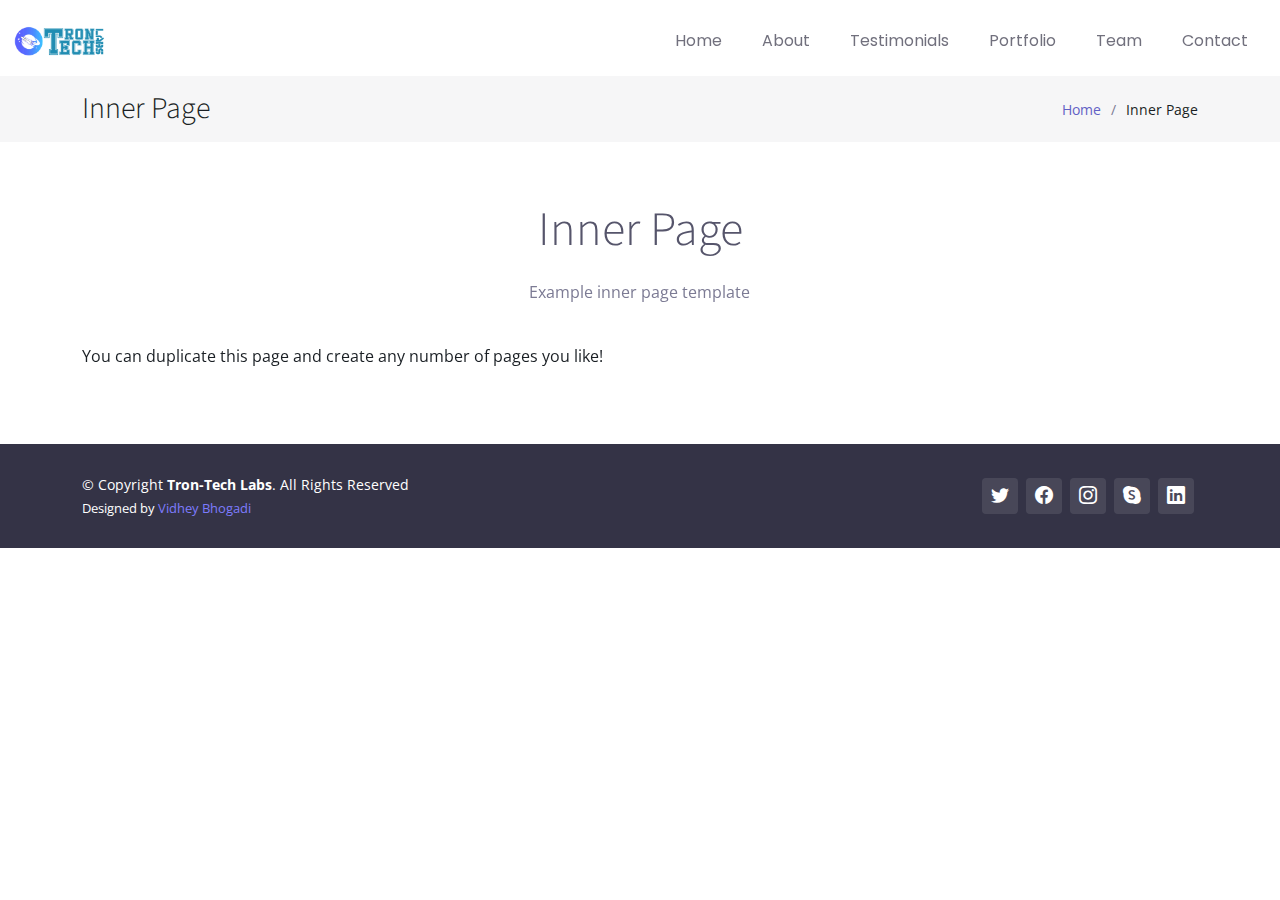
<file: inner-page.html>
<head>
  <meta charset="utf-8">
  <meta content="width=device-width, initial-scale=1.0" name="viewport">

  <title>Tron-Tech Labs</title>
  <meta content="" name="description">
  <meta content="" name="keywords">

 <!--Icon on title bar-->
 <link rel='Shortcut Icon' type='image/x-icon' href='assets/img/logo_r.png'>
	
  <!-- Google Fonts -->
  <link rel="preconnect" href="https://fonts.googleapis.com">
  <link rel="preconnect" href="https://fonts.gstatic.com" crossorigin>
  <link href="https://fonts.googleapis.com/css2?family=Open+Sans:ital,wght@0,300;0,400;0,500;0,600;0,700;1,300;1,400;1,500;1,600;1,700&family=Poppins:ital,wght@0,300;0,400;0,500;0,600;0,700;1,300;1,400;1,500;1,600;1,700&family=Source+Sans+Pro:ital,wght@0,300;0,400;0,600;0,700;1,300;1,400;1,600;1,700&display=swap" rel="stylesheet">

  <!-- Vendor CSS Files -->
  <link href="assets/vendor/bootstrap/css/bootstrap.min.css" rel="stylesheet">
  <link href="assets/vendor/bootstrap-icons/bootstrap-icons.css" rel="stylesheet">
  <link href="assets/vendor/aos/aos.css" rel="stylesheet">
  <link href="assets/vendor/glightbox/css/glightbox.min.css" rel="stylesheet">
  <link href="assets/vendor/swiper/swiper-bundle.min.css" rel="stylesheet">

  <!-- Variables CSS Files. Uncomment your preferred color scheme -->
  <!-- <link href="assets/css/variables.css" rel="stylesheet"> -->
  <!-- <link href="assets/css/variables-blue.css" rel="stylesheet"> -->
  <!-- <link href="assets/css/variables-green.css" rel="stylesheet"> -->
  <!-- <link href="assets/css/variables-orange.css" rel="stylesheet"> -->
  <link href="assets/css/variables-purple.css" rel="stylesheet">
  <!-- <link href="assets/css/variables-red.css" rel="stylesheet"> -->
  <!-- <link href="assets/css/variables-pink.css" rel="stylesheet"> -->

  <!-- Template Main CSS File -->
  <link href="assets/css/main.css" rel="stylesheet">
  <style type="text/css">
	body::-webkit-scrollbar {
		display: none;
	}
	
	body {
		-ms-overflow-style: none;  /* IE and Edge */
		scrollbar-width: none;  /* Firefox */
	}
	
  </style>

</head>

<body>

  <header id="header" class="header fixed-top" data-scrollto-offset="0">
    <div class="container-fluid d-flex align-items-center justify-content-between">

      <a href="index.html" class="align-items-center scrollto me-auto me-lg-0">
        <!-- Uncomment the line below if you also wish to use an image logo -->
        <img src="assets/img/logo2.png" class="ml-5" style="height:15%; width:15%;" alt="">
      </a>

      <nav id="navbar" class="navbar">
        <ul>

          <li><a class="nav-link scrollto" href="index.html#hero-animated">Home</a></li>
          <li><a class="nav-link scrollto" href="index.html#about">About</a></li>
          <!--<li><a class="nav-link scrollto" href="index.html#services">Services</a></li>-->
		  <li><a class="nav-link scrollto" href="index.html#testimonials">Testimonials</a></li>
          <li><a class="nav-link scrollto" href="index.html#portfolio">Portfolio</a></li>
          <li><a class="nav-link scrollto" href="index.html#team">Team</a></li>
          <!-- <li><a href="blog.html">Blog</a></li>
          <li class="dropdown megamenu"><a href="#"><span>Mega Menu</span> <i class="bi bi-chevron-down dropdown-indicator"></i></a>
            <ul>
              <li>
                <a href="#">Column 1 link 1</a>
                <a href="#">Column 1 link 2</a>
                <a href="#">Column 1 link 3</a>
              </li>
              <li>
                <a href="#">Column 2 link 1</a>
                <a href="#">Column 2 link 2</a>
                <a href="#">Column 3 link 3</a>
              </li>
              <li>
                <a href="#">Column 3 link 1</a>
                <a href="#">Column 3 link 2</a>
                <a href="#">Column 3 link 3</a>
              </li>
              <li>
                <a href="#">Column 4 link 1</a>
                <a href="#">Column 4 link 2</a>
                <a href="#">Column 4 link 3</a>
              </li>
            </ul>
          </li>
          <li class="dropdown"><a href="#"><span>Drop Down</span> <i class="bi bi-chevron-down dropdown-indicator"></i></a>
            <ul>
              <li><a href="#">Drop Down 1</a></li>
              <li class="dropdown"><a href="#"><span>Deep Drop Down</span> <i class="bi bi-chevron-down dropdown-indicator"></i></a>
                <ul>
                  <li><a href="#">Deep Drop Down 1</a></li>
                  <li><a href="#">Deep Drop Down 2</a></li>
                  <li><a href="#">Deep Drop Down 3</a></li>
                  <li><a href="#">Deep Drop Down 4</a></li>
                  <li><a href="#">Deep Drop Down 5</a></li>
                </ul>
              </li>
              <li><a href="#">Drop Down 2</a></li>
              <li><a href="#">Drop Down 3</a></li>
              <li><a href="#">Drop Down 4</a></li>
            </ul>
          </li> -->
          <li><a class="nav-link scrollto" href="index.html#contact">Contact</a></li>
        </ul>
        <i class="bi bi-list mobile-nav-toggle d-none"></i>
      </nav><!-- .navbar -->

    </div>
  </header><!-- End Header -->

  <main id="main">

    <!-- ======= Breadcrumbs ======= -->
    <div class="breadcrumbs">
      <div class="container">

        <div class="d-flex justify-content-between align-items-center">
          <h2>Inner Page</h2>
          <ol>
            <li><a href="index.html">Home</a></li>
            <li>Inner Page</li>
          </ol>
        </div>

      </div>
    </div><!-- End Breadcrumbs -->

    <!-- ======= Blog Section ======= -->
    <section class="inner-page">
      <div class="container" data-aos="fade-up">

        <div class="section-header">
          <h2>Inner Page</h2>
          <p>Example inner page template</p>
        </div>

        <p>
          You can duplicate this page and create any number of pages you like!
        </p>

      </div>
    </section><!-- End Inner Page -->

  </main><!-- End #main -->

  <!-- ======= Footer ======= -->
  <footer id="footer" class="footer">

    <!--<div class="footer-content">
      <div class="container">
        <div class="row">

          <div class="col-lg-3 col-md-6">
            <div class="footer-info">
              <h3>HeroBiz</h3>
              <p>
                A108 Adam Street <br>
                NY 535022, USA<br><br>
                <strong>Phone:</strong> +1 5589 55488 55<br>
                <strong>Email:</strong> info@example.com<br>
              </p>
            </div>
          </div>

          <div class="col-lg-2 col-md-6 footer-links">
            <h4>Useful Links</h4>
            <ul>
              <li><i class="bi bi-chevron-right"></i> <a href="#">Home</a></li>
              <li><i class="bi bi-chevron-right"></i> <a href="#">About us</a></li>
              <li><i class="bi bi-chevron-right"></i> <a href="#">Services</a></li>
              <li><i class="bi bi-chevron-right"></i> <a href="#">Terms of service</a></li>
              <li><i class="bi bi-chevron-right"></i> <a href="#">Privacy policy</a></li>
            </ul>
          </div>

          <div class="col-lg-3 col-md-6 footer-links">
            <h4>Our Services</h4>
            <ul>
              <li><i class="bi bi-chevron-right"></i> <a href="#">Web Design</a></li>
              <li><i class="bi bi-chevron-right"></i> <a href="#">Web Development</a></li>
              <li><i class="bi bi-chevron-right"></i> <a href="#">Product Management</a></li>
              <li><i class="bi bi-chevron-right"></i> <a href="#">Marketing</a></li>
              <li><i class="bi bi-chevron-right"></i> <a href="#">Graphic Design</a></li>
            </ul>
          </div>

          <div class="col-lg-4 col-md-6 footer-newsletter">
            <h4>Our Newsletter</h4>
            <p>Tamen quem nulla quae legam multos aute sint culpa legam noster magna</p>
            <form action="" method="post">
              <input type="email" name="email"><input type="submit" value="Subscribe">
            </form>

          </div>

        </div>
      </div>
    </div>-->

    <div class="footer-legal text-center">
      <div class="container d-flex flex-column flex-lg-row justify-content-center justify-content-lg-between align-items-center">

        <div class="d-flex flex-column align-items-center align-items-lg-start">
          <div class="copyright">
            &copy; Copyright <strong><span>Tron-Tech Labs</span></strong>. All Rights Reserved
          </div>
          <div class="credits">
            <!-- All the links in the footer should remain intact. -->
            <!-- You can delete the links only if you purchased the pro version. -->
            <!-- Licensing information: https://bootstrapmade.com/license/ -->
            <!-- Purchase the pro version with working PHP/AJAX contact form: https://bootstrapmade.com/herobiz-bootstrap-business-template/ -->
            Designed by <a href="https://github.com/Vidhey012">Vidhey Bhogadi</a>
          </div>
        </div>

        <div class="social-links order-first order-lg-last mb-3 mb-lg-0">
          <a href="#" class="twitter"><i class="bi bi-twitter"></i></a>
          <a href="#" class="facebook"><i class="bi bi-facebook"></i></a>
          <a href="#" class="instagram"><i class="bi bi-instagram"></i></a>
          <a href="#" class="google-plus"><i class="bi bi-skype"></i></a>
          <a href="#" class="linkedin"><i class="bi bi-linkedin"></i></a>
        </div>

      </div>
    </div>

  </footer><!-- End Footer -->


  <a href="#" class="scroll-top d-flex align-items-center justify-content-center"><i class="bi bi-arrow-up-short"></i></a>

  <div id="preloader"></div>

  <!-- Vendor JS Files -->
  <script src="assets/vendor/bootstrap/js/bootstrap.bundle.min.js"></script>
  <script src="assets/vendor/aos/aos.js"></script>
  <script src="assets/vendor/glightbox/js/glightbox.min.js"></script>
  <script src="assets/vendor/isotope-layout/isotope.pkgd.min.js"></script>
  <script src="assets/vendor/swiper/swiper-bundle.min.js"></script>
  <script src="assets/vendor/php-email-form/validate.js"></script>

  <!-- Template Main JS File -->
  <script src="assets/js/main.js"></script>

</body>

</html>
</file>
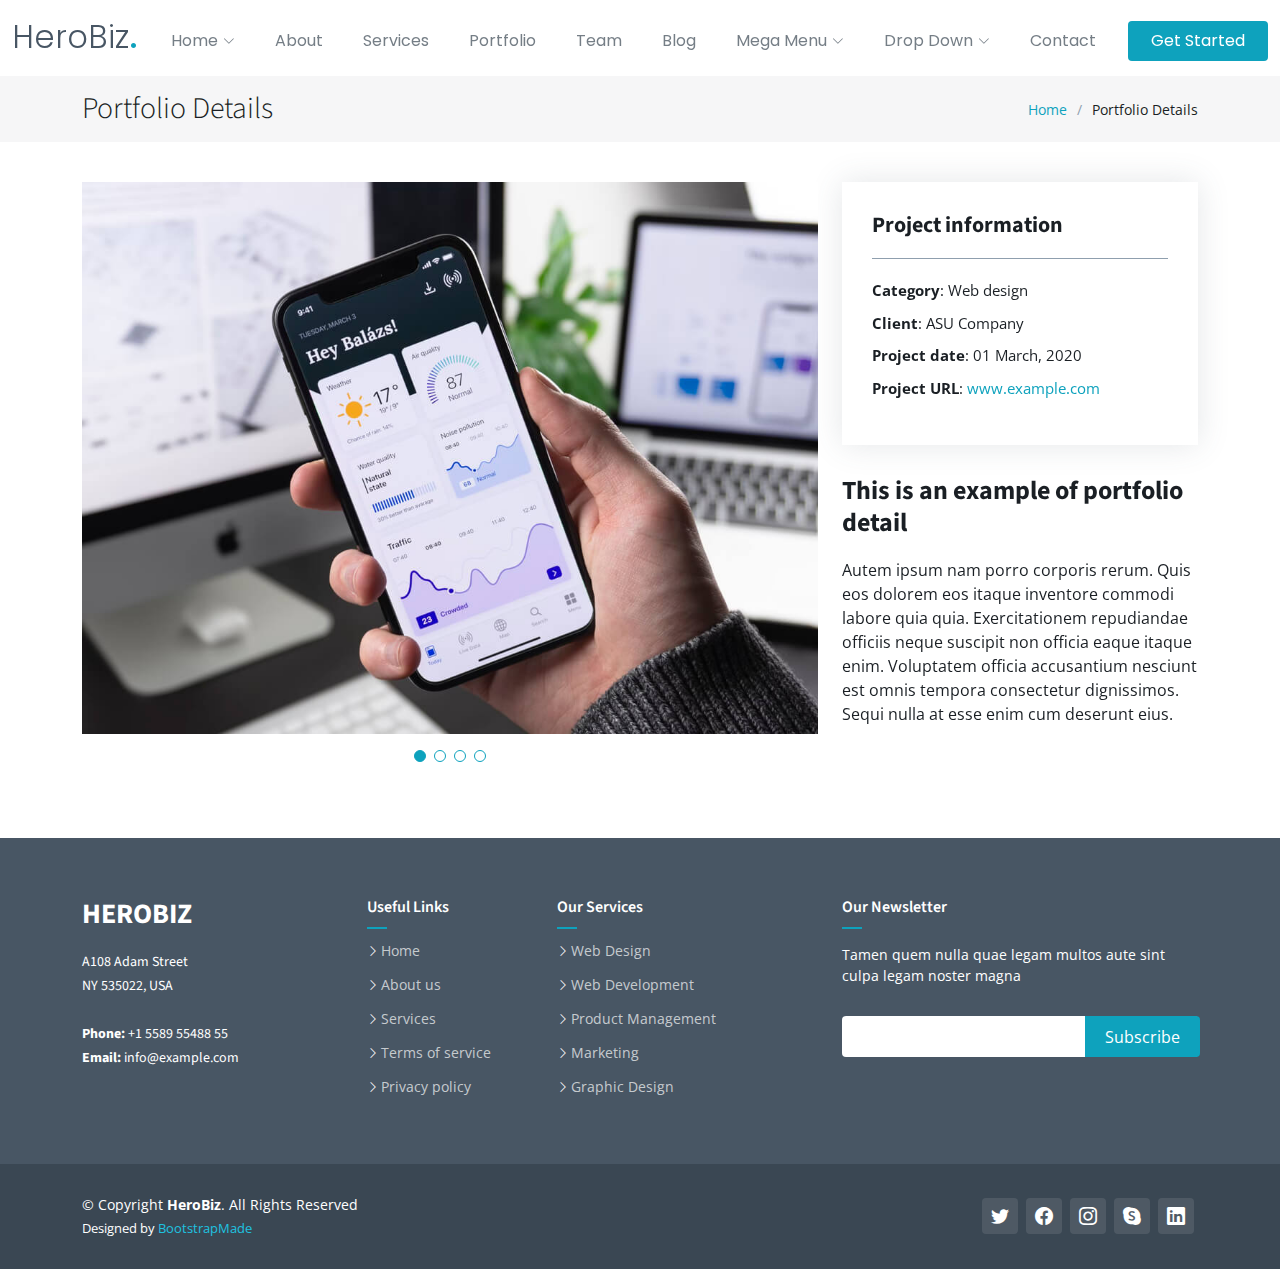
<file: portfolio-details.html>
<!DOCTYPE html>
<html lang="en">

<head>
  <meta charset="utf-8">
  <meta content="width=device-width, initial-scale=1.0" name="viewport">

  <title>Portfolio Details - HeroBiz Bootstrap Template</title>
  <meta content="" name="description">
  <meta content="" name="keywords">

  <!-- Favicons -->
  <link href="assets/img/favicon.png" rel="icon">
  <link href="assets/img/apple-touch-icon.png" rel="apple-touch-icon">

  <!-- Google Fonts -->
  <link rel="preconnect" href="https://fonts.googleapis.com">
  <link rel="preconnect" href="https://fonts.gstatic.com" crossorigin>
  <link href="https://fonts.googleapis.com/css2?family=Open+Sans:ital,wght@0,300;0,400;0,500;0,600;0,700;1,300;1,400;1,500;1,600;1,700&family=Poppins:ital,wght@0,300;0,400;0,500;0,600;0,700;1,300;1,400;1,500;1,600;1,700&family=Source+Sans+Pro:ital,wght@0,300;0,400;0,600;0,700;1,300;1,400;1,600;1,700&display=swap" rel="stylesheet">

  <!-- Vendor CSS Files -->
  <link href="assets/vendor/bootstrap/css/bootstrap.min.css" rel="stylesheet">
  <link href="assets/vendor/bootstrap-icons/bootstrap-icons.css" rel="stylesheet">
  <link href="assets/vendor/aos/aos.css" rel="stylesheet">
  <link href="assets/vendor/glightbox/css/glightbox.min.css" rel="stylesheet">
  <link href="assets/vendor/swiper/swiper-bundle.min.css" rel="stylesheet">

  <!-- Variables CSS Files. Uncomment your preferred color scheme -->
  <link href="assets/css/variables.css" rel="stylesheet">
  <!-- <link href="assets/css/variables-blue.css" rel="stylesheet"> -->
  <!-- <link href="assets/css/variables-green.css" rel="stylesheet"> -->
  <!-- <link href="assets/css/variables-orange.css" rel="stylesheet"> -->
  <!-- <link href="assets/css/variables-purple.css" rel="stylesheet"> -->
  <!-- <link href="assets/css/variables-red.css" rel="stylesheet"> -->
  <!-- <link href="assets/css/variables-pink.css" rel="stylesheet"> -->

  <!-- Template Main CSS File -->
  <link href="assets/css/main.css" rel="stylesheet">

  <!-- =======================================================
  * Template Name: HeroBiz
  * Updated: Mar 10 2023 with Bootstrap v5.2.3
  * Template URL: https://bootstrapmade.com/herobiz-bootstrap-business-template/
  * Author: BootstrapMade.com
  * License: https://bootstrapmade.com/license/
  ======================================================== -->
</head>

<body>

  <!-- ======= Header ======= -->
  <header id="header" class="header fixed-top" data-scrollto-offset="0">
    <div class="container-fluid d-flex align-items-center justify-content-between">

      <a href="index.html" class="logo d-flex align-items-center scrollto me-auto me-lg-0">
        <!-- Uncomment the line below if you also wish to use an image logo -->
        <!-- <img src="assets/img/logo.png" alt=""> -->
        <h1>HeroBiz<span>.</span></h1>
      </a>

      <nav id="navbar" class="navbar">
        <ul>

          <li class="dropdown"><a href="#"><span>Home</span> <i class="bi bi-chevron-down dropdown-indicator"></i></a>
            <ul>
              <li><a href="index.html">Home 1 - index.html</a></li>
              <li><a href="index-2.html">Home 2 - index-2.html</a></li>
              <li><a href="index-3.html">Home 3 - index-3.html</a></li>
              <li><a href="index-4.html">Home 4 - index-4.html</a></li>
            </ul>
          </li>

          <li><a class="nav-link scrollto" href="index.html#about">About</a></li>
          <li><a class="nav-link scrollto" href="index.html#services">Services</a></li>
          <li><a class="nav-link scrollto" href="index.html#portfolio">Portfolio</a></li>
          <li><a class="nav-link scrollto" href="index.html#team">Team</a></li>
          <li><a href="blog.html">Blog</a></li>
          <li class="dropdown megamenu"><a href="#"><span>Mega Menu</span> <i class="bi bi-chevron-down dropdown-indicator"></i></a>
            <ul>
              <li>
                <a href="#">Column 1 link 1</a>
                <a href="#">Column 1 link 2</a>
                <a href="#">Column 1 link 3</a>
              </li>
              <li>
                <a href="#">Column 2 link 1</a>
                <a href="#">Column 2 link 2</a>
                <a href="#">Column 3 link 3</a>
              </li>
              <li>
                <a href="#">Column 3 link 1</a>
                <a href="#">Column 3 link 2</a>
                <a href="#">Column 3 link 3</a>
              </li>
              <li>
                <a href="#">Column 4 link 1</a>
                <a href="#">Column 4 link 2</a>
                <a href="#">Column 4 link 3</a>
              </li>
            </ul>
          </li>
          <li class="dropdown"><a href="#"><span>Drop Down</span> <i class="bi bi-chevron-down dropdown-indicator"></i></a>
            <ul>
              <li><a href="#">Drop Down 1</a></li>
              <li class="dropdown"><a href="#"><span>Deep Drop Down</span> <i class="bi bi-chevron-down dropdown-indicator"></i></a>
                <ul>
                  <li><a href="#">Deep Drop Down 1</a></li>
                  <li><a href="#">Deep Drop Down 2</a></li>
                  <li><a href="#">Deep Drop Down 3</a></li>
                  <li><a href="#">Deep Drop Down 4</a></li>
                  <li><a href="#">Deep Drop Down 5</a></li>
                </ul>
              </li>
              <li><a href="#">Drop Down 2</a></li>
              <li><a href="#">Drop Down 3</a></li>
              <li><a href="#">Drop Down 4</a></li>
            </ul>
          </li>
          <li><a class="nav-link scrollto" href="index.html#contact">Contact</a></li>
        </ul>
        <i class="bi bi-list mobile-nav-toggle d-none"></i>
      </nav><!-- .navbar -->

      <a class="btn-getstarted scrollto" href="index.html#about">Get Started</a>

    </div>
  </header><!-- End Header -->

  <main id="main">

    <!-- ======= Breadcrumbs ======= -->
    <div class="breadcrumbs">
      <div class="container">

        <div class="d-flex justify-content-between align-items-center">
          <h2>Portfolio Details</h2>
          <ol>
            <li><a href="index.html">Home</a></li>
            <li>Portfolio Details</li>
          </ol>
        </div>

      </div>
    </div><!-- End Breadcrumbs -->

    <!-- ======= Portfolio Details Section ======= -->
    <section id="portfolio-details" class="portfolio-details">
      <div class="container" data-aos="fade-up">

        <div class="row gy-4">

          <div class="col-lg-8">
            <div class="portfolio-details-slider swiper">
              <div class="swiper-wrapper align-items-center">

                <div class="swiper-slide">
                  <img src="assets/img/portfolio/app-1.jpg" alt="">
                </div>

                <div class="swiper-slide">
                  <img src="assets/img/portfolio/product-1.jpg" alt="">
                </div>

                <div class="swiper-slide">
                  <img src="assets/img/portfolio/branding-1.jpg" alt="">
                </div>

                <div class="swiper-slide">
                  <img src="assets/img/portfolio/books-1.jpg" alt="">
                </div>

              </div>
              <div class="swiper-pagination"></div>
            </div>
          </div>

          <div class="col-lg-4">
            <div class="portfolio-info">
              <h3>Project information</h3>
              <ul>
                <li><strong>Category</strong>: Web design</li>
                <li><strong>Client</strong>: ASU Company</li>
                <li><strong>Project date</strong>: 01 March, 2020</li>
                <li><strong>Project URL</strong>: <a href="#">www.example.com</a></li>
              </ul>
            </div>
            <div class="portfolio-description">
              <h2>This is an example of portfolio detail</h2>
              <p>
                Autem ipsum nam porro corporis rerum. Quis eos dolorem eos itaque inventore commodi labore quia quia. Exercitationem repudiandae officiis neque suscipit non officia eaque itaque enim. Voluptatem officia accusantium nesciunt est omnis tempora consectetur dignissimos. Sequi nulla at esse enim cum deserunt eius.
              </p>
            </div>
          </div>

        </div>

      </div>
    </section><!-- End Portfolio Details Section -->

  </main><!-- End #main -->

  <!-- ======= Footer ======= -->
  <footer id="footer" class="footer">

    <div class="footer-content">
      <div class="container">
        <div class="row">

          <div class="col-lg-3 col-md-6">
            <div class="footer-info">
              <h3>HeroBiz</h3>
              <p>
                A108 Adam Street <br>
                NY 535022, USA<br><br>
                <strong>Phone:</strong> +1 5589 55488 55<br>
                <strong>Email:</strong> info@example.com<br>
              </p>
            </div>
          </div>

          <div class="col-lg-2 col-md-6 footer-links">
            <h4>Useful Links</h4>
            <ul>
              <li><i class="bi bi-chevron-right"></i> <a href="#">Home</a></li>
              <li><i class="bi bi-chevron-right"></i> <a href="#">About us</a></li>
              <li><i class="bi bi-chevron-right"></i> <a href="#">Services</a></li>
              <li><i class="bi bi-chevron-right"></i> <a href="#">Terms of service</a></li>
              <li><i class="bi bi-chevron-right"></i> <a href="#">Privacy policy</a></li>
            </ul>
          </div>

          <div class="col-lg-3 col-md-6 footer-links">
            <h4>Our Services</h4>
            <ul>
              <li><i class="bi bi-chevron-right"></i> <a href="#">Web Design</a></li>
              <li><i class="bi bi-chevron-right"></i> <a href="#">Web Development</a></li>
              <li><i class="bi bi-chevron-right"></i> <a href="#">Product Management</a></li>
              <li><i class="bi bi-chevron-right"></i> <a href="#">Marketing</a></li>
              <li><i class="bi bi-chevron-right"></i> <a href="#">Graphic Design</a></li>
            </ul>
          </div>

          <div class="col-lg-4 col-md-6 footer-newsletter">
            <h4>Our Newsletter</h4>
            <p>Tamen quem nulla quae legam multos aute sint culpa legam noster magna</p>
            <form action="" method="post">
              <input type="email" name="email"><input type="submit" value="Subscribe">
            </form>

          </div>

        </div>
      </div>
    </div>

    <div class="footer-legal text-center">
      <div class="container d-flex flex-column flex-lg-row justify-content-center justify-content-lg-between align-items-center">

        <div class="d-flex flex-column align-items-center align-items-lg-start">
          <div class="copyright">
            &copy; Copyright <strong><span>HeroBiz</span></strong>. All Rights Reserved
          </div>
          <div class="credits">
            <!-- All the links in the footer should remain intact. -->
            <!-- You can delete the links only if you purchased the pro version. -->
            <!-- Licensing information: https://bootstrapmade.com/license/ -->
            <!-- Purchase the pro version with working PHP/AJAX contact form: https://bootstrapmade.com/herobiz-bootstrap-business-template/ -->
            Designed by <a href="https://bootstrapmade.com/">BootstrapMade</a>
          </div>
        </div>

        <div class="social-links order-first order-lg-last mb-3 mb-lg-0">
          <a href="#" class="twitter"><i class="bi bi-twitter"></i></a>
          <a href="#" class="facebook"><i class="bi bi-facebook"></i></a>
          <a href="#" class="instagram"><i class="bi bi-instagram"></i></a>
          <a href="#" class="google-plus"><i class="bi bi-skype"></i></a>
          <a href="#" class="linkedin"><i class="bi bi-linkedin"></i></a>
        </div>

      </div>
    </div>

  </footer><!-- End Footer -->

  <a href="#" class="scroll-top d-flex align-items-center justify-content-center"><i class="bi bi-arrow-up-short"></i></a>

  <div id="preloader"></div>

  <!-- Vendor JS Files -->
  <script src="assets/vendor/bootstrap/js/bootstrap.bundle.min.js"></script>
  <script src="assets/vendor/aos/aos.js"></script>
  <script src="assets/vendor/glightbox/js/glightbox.min.js"></script>
  <script src="assets/vendor/isotope-layout/isotope.pkgd.min.js"></script>
  <script src="assets/vendor/swiper/swiper-bundle.min.js"></script>
  <script src="assets/vendor/php-email-form/validate.js"></script>

  <!-- Template Main JS File -->
  <script src="assets/js/main.js"></script>

</body>

</html>
</file>
<file: assets/css/variables.css>
/**
* Template Name: HeroBiz
* File: variables.css
* Description: Easily customize colors, typography, and other repetitive properties used in the template main stylesheet file main.css
* 
* Template URL: https://bootstrapmade.com/herobiz-bootstrap-business-template/
* Author: BootstrapMade.com
* License: https://bootstrapmade.com/license/
* 
* Contents:
* 1. HeroBiz template variables 
* 2. Override default Bootstrap variables
* 3. Set color and background class names
*
* Learn more about CSS variables at https://developer.mozilla.org/en-US/docs/Web/CSS/Using_CSS_custom_properties
*/

/*--------------------------------------------------------------
# 1. HeroBiz template variables 
--------------------------------------------------------------*/
:root {

  /* Fonts */
  --font-default: 'Open Sans', system-ui, -apple-system, "Segoe UI", Roboto, "Helvetica Neue", Arial, "Noto Sans", "Liberation Sans", sans-serif, "Apple Color Emoji", "Segoe UI Emoji", "Segoe UI Symbol", "Noto Color Emoji";
  --font-primary: 'Source Sans Pro', sans-serif;
  --font-secondary: 'Poppins', sans-serif;

  /* Colors */
  /* The *-rgb color names are simply the RGB converted value of the corresponding color for use in the rgba() function */

  /* Default text color */
  --color-default: #1a1f24;
  --color-default-rgb: 26, 31, 36;

  /* Defult links color */
  --color-links: #0ea2bd;
  --color-links-hover: #1ec3e0;

  /* Primay colors */
  --color-primary: #0ea2bd;
  --color-primary-light: #1ec3e0;
  --color-primary-dark: #0189a1;

  --color-primary-rgb: 14, 162, 189;
  --color-primary-light-rgb: 30, 195, 224;
  --color-primary-dark-rgb: 1, 137, 161;

  /* Secondary colors */
  --color-secondary: #485664;
  --color-secondary-light: #8f9fae;
  --color-secondary-dark: #3a4753;

  --color-secondary-rgb: 72, 86, 100;
  --color-secondary-light-rgb: 143, 159, 174;
  --color-secondary-dark-rgb: 58, 71, 83;

  /* General colors */
  --color-blue: #0d6efd;
  --color-blue-rgb: 13, 110, 253;

  --color-indigo: #6610f2;
  --color-indigo-rgb: 102, 16, 242;

  --color-purple: #6f42c1;
  --color-purple-rgb: 111, 66, 193;

  --color-pink: #f3268c;
  --color-pink-rgb: 243, 38, 140;

  --color-red: #df1529;
  --color-red-rgb: 223, 21, 4;

  --color-orange: #fd7e14;
  --color-orange-rgb: 253, 126, 20;

  --color-yellow: #ffc107;
  --color-yellow-rgb: 255, 193, 7;

  --color-green: #059652;
  --color-green-rgb: 5, 150, 82;

  --color-teal: #20c997;
  --color-teal-rgb: 32, 201, 151;

  --color-cyan: #0dcaf0;
  --color-cyan-rgb: 13, 202, 240;

  --color-white: #ffffff;
  --color-white-rgb: 255, 255, 255;

  --color-gray: #6c757d;
  --color-gray-rgb: 108, 117, 125;

  --color-black: #000000;
  --color-black-rgb: 0, 0, 0;
  
}

/*--------------------------------------------------------------
# 2. Override default Bootstrap variables
--------------------------------------------------------------*/
:root {

  --bs-blue: var(--color-blue);
  --bs-indigo: var(--color-indigo);
  --bs-purple: var(--color-purple);
  --bs-pink: var(--color-pink);
  --bs-red: var(--color-red);
  --bs-orange: var(--color-orange);
  --bs-yellow: var(--color-yellow);
  --bs-green: var(--color-green);
  --bs-teal: var(--color-teal);
  --bs-cyan: var(--color-cyan);
  --bs-white: var(--color-white);
  --bs-gray: var(--color-gray);
  --bs-gray-dark: #343a40;
  --bs-gray-100: #f8f9fa;
  --bs-gray-200: #e9ecef;
  --bs-gray-300: #dee2e6;
  --bs-gray-400: #ced4da;
  --bs-gray-500: #adb5bd;
  --bs-gray-600: #6c757d;
  --bs-gray-700: #495057;
  --bs-gray-800: #343a40;
  --bs-gray-900: #212529;
  --bs-primary: var(--color-blue);
  --bs-secondary: var(--color-blue);
  --bs-success: #198754;
  --bs-info: #0dcaf0;
  --bs-warning: #ffc107;
  --bs-danger: #dc3545;
  --bs-light: #f8f9fa;
  --bs-dark: #212529;
  --bs-primary-rgb: var(--color-primary-rgb);
  --bs-secondary-rgb: var(--color-secondary-rgb);
  --bs-success-rgb: 25, 135, 84;
  --bs-info-rgb: 13, 202, 240;
  --bs-warning-rgb: 255, 193, 7;
  --bs-danger-rgb: 220, 53, 69;
  --bs-light-rgb: 248, 249, 250;
  --bs-dark-rgb: 33, 37, 41;
  --bs-white-rgb: var(--color-white-rgb);
  --bs-black-rgb: var(--color-black-rgb);
  --bs-body-color-rgb: var(--color-default-rgb);
  --bs-body-bg-rgb: 255, 255, 255;
  --bs-font-sans-serif: var(--font-default);
  --bs-font-monospace: SFMono-Regular, Menlo, Monaco, Consolas, "Liberation Mono", "Courier New", monospace;
  --bs-gradient: linear-gradient(180deg, rgba(255, 255, 255, 0.15), rgba(255, 255, 255, 0));
  --bs-body-font-family: var(--font-default);
  --bs-body-font-size: 1rem;
  --bs-body-font-weight: 400;
  --bs-body-line-height: 1.5;
  --bs-body-color: var(--color-default);
  --bs-body-bg: #fff;

}

/*--------------------------------------------------------------
# 3. Set color and background class names
--------------------------------------------------------------*/
/* Fonts */
.font-default { font-family: var(--font-default) !important; }
.font-primary { font-family: var(--font-primary) !important;}
.font-secondary { font-family: var(--font-secondary) !important; }

/* Text Colors */
.color-default { color: var(--color-default) !important; }
.color-links { color: var(--color-links) !important; }
.color-links:hover { color: var(--color-links-hover) !important; }
.color-primary { color: var(--color-primary) !important; }
.color-primary-light { color: var(--color-primary-light) !important; }
.color-primary-dark { color: var(--color-primary-dark) !important; }
.color-secondary { color: var(--color-secondary) !important; }
.color-secondary-light { color: var(--color-secondary-light) !important; }
.color-secondary-dark { color: var(--color-secondary-dark) !important; }
.color-blue { color: var(--color-blue) !important; }
.color-indigo { color: var(--color-indigo) !important; }
.color-purple { color: var(--color-purple) !important; }
.color-pink { color: var(--color-pink) !important; }
.color-red { color: var(--color-red) !important; }
.color-orange { color: var(--color-orange) !important; }
.color-yellow { color: var(--color-yellow) !important; }
.color-green { color: var(--color-green) !important; }
.color-teal { color: var(--color-teal) !important; }
.color-cyan { color: var(--color-cyan) !important; }
.color-white { color: var(--color-white) !important; }
.color-gray { color: var(--color-gray) !important; }
.color-black { color: var(--color-black) !important; }

/* Background Colors */
.bg-default { background-color: var(--color-default) !important; }
.bg-primary { background-color: var(--color-primary) !important; }
.bg-primary-light { background-color: var(--color-primary-light) !important; }
.bg-primary-dark { background-color: var(--color-primary-dark) !important; }
.bg-secondary { background-color: var(--color-secondary) !important; }
.bg-secondary-light { background-color: var(--color-secondary-light) !important; }
.bg-secondary-dark { background-color: var(--color-secondary-dark) !important; }
.bg-blue { background-color: var(--color-blue) !important; }
.bg-indigo { background-color: var(--color-indigo) !important; }
.bg-purple { background-color: var(--color-purple) !important; }
.bg-pink { background-color: var(--color-pink) !important; }
.bg-red { background-color: var(--color-red) !important; }
.bg-orange { background-color: var(--color-orange) !important; }
.bg-yellow { background-color: var(--color-yellow) !important; }
.bg-green { background-color: var(--color-green) !important; }
.bg-teal { background-color: var(--color-teal) !important; }
.bg-cyan { background-color: var(--color-cyan) !important; }
.bg-white { background-color: var(--color-white) !important; }
.bg-gray { background-color: var(--color-gray) !important; }
.bg-black { background-color: var(--color-black) !important; }
</file>
<file: assets/css/variables-green.css>
/**
* Template Name: HeroBiz
* File: variables-green.css
* Description: Easily customize colors, typography, and other repetitive properties used in the template main stylesheet file main.css
* 
* Template URL: https://bootstrapmade.com/herobiz-bootstrap-business-template/
* Author: BootstrapMade.com
* License: https://bootstrapmade.com/license/
* 
* Contents:
* 1. HeroBiz template variables 
* 2. Override default Bootstrap variables
* 3. Set color and background class names
*
* Learn more about CSS variables at https://developer.mozilla.org/en-US/docs/Web/CSS/Using_CSS_custom_properties
*/

/*--------------------------------------------------------------
# 1. HeroBiz template variables 
--------------------------------------------------------------*/
:root {

  /* Fonts */
  --font-default: 'Open Sans', system-ui, -apple-system, "Segoe UI", Roboto, "Helvetica Neue", Arial, "Noto Sans", "Liberation Sans", sans-serif, "Apple Color Emoji", "Segoe UI Emoji", "Segoe UI Symbol", "Noto Color Emoji";
  --font-primary: 'Source Sans Pro', sans-serif;
  --font-secondary: 'Poppins', sans-serif;

  /* Colors */
  /* The *-rgb color names are simply the RGB converted value of the corresponding color for use in the rgba() function */

  /* Default text color */
  --color-default: #1a1f24;
  --color-default-rgb: 26, 31, 36;

  /* Defult links color */
  --color-links: #05c46b;
  --color-links-hover: #1de789;

  /* Primay colors */
  --color-primary: #05c46b;
  --color-primary-light: #1de789;
  --color-primary-dark: #01a156;

  --color-primary-rgb: 5, 196, 107;
  --color-primary-light-rgb: 29, 231, 137;
  --color-primary-dark-rgb: 1, 161, 86;

  /* Secondary colors */
  --color-secondary: #485664;
  --color-secondary-light: #8f9fae;
  --color-secondary-dark: #3a4753;

  --color-secondary-rgb: 72, 86, 100;
  --color-secondary-light-rgb: 143, 159, 174;
  --color-secondary-dark-rgb: 58, 71, 83;

  /* General colors */
  --color-blue: #0d6efd;
  --color-blue-rgb: 13, 110, 253;

  --color-indigo: #6610f2;
  --color-indigo-rgb: 102, 16, 242;

  --color-purple: #6f42c1;
  --color-purple-rgb: 111, 66, 193;

  --color-pink: #f3268c;
  --color-pink-rgb: 243, 38, 140;

  --color-red: #df1529;
  --color-red-rgb: 223, 21, 4;

  --color-orange: #fd7e14;
  --color-orange-rgb: 253, 126, 20;

  --color-yellow: #ffc107;
  --color-yellow-rgb: 255, 193, 7;

  --color-green: #059652;
  --color-green-rgb: 5, 150, 82;

  --color-teal: #20c997;
  --color-teal-rgb: 32, 201, 151;

  --color-cyan: #0dcaf0;
  --color-cyan-rgb: 13, 202, 240;

  --color-white: #ffffff;
  --color-white-rgb: 255, 255, 255;

  --color-gray: #6c757d;
  --color-gray-rgb: 108, 117, 125;

  --color-black: #000000;
  --color-black-rgb: 0, 0, 0;
  
}

/*--------------------------------------------------------------
# 2. Override default Bootstrap variables
--------------------------------------------------------------*/
:root {

  --bs-blue: var(--color-blue);
  --bs-indigo: var(--color-indigo);
  --bs-purple: var(--color-purple);
  --bs-pink: var(--color-pink);
  --bs-red: var(--color-red);
  --bs-orange: var(--color-orange);
  --bs-yellow: var(--color-yellow);
  --bs-green: var(--color-green);
  --bs-teal: var(--color-teal);
  --bs-cyan: var(--color-cyan);
  --bs-white: var(--color-white);
  --bs-gray: var(--color-gray);
  --bs-gray-dark: #343a40;
  --bs-gray-100: #f8f9fa;
  --bs-gray-200: #e9ecef;
  --bs-gray-300: #dee2e6;
  --bs-gray-400: #ced4da;
  --bs-gray-500: #adb5bd;
  --bs-gray-600: #6c757d;
  --bs-gray-700: #495057;
  --bs-gray-800: #343a40;
  --bs-gray-900: #212529;
  --bs-primary: var(--color-blue);
  --bs-secondary: var(--color-blue);
  --bs-success: #198754;
  --bs-info: #0dcaf0;
  --bs-warning: #ffc107;
  --bs-danger: #dc3545;
  --bs-light: #f8f9fa;
  --bs-dark: #212529;
  --bs-primary-rgb: var(--color-primary-rgb);
  --bs-secondary-rgb: var(--color-secondary-rgb);
  --bs-success-rgb: 25, 135, 84;
  --bs-info-rgb: 13, 202, 240;
  --bs-warning-rgb: 255, 193, 7;
  --bs-danger-rgb: 220, 53, 69;
  --bs-light-rgb: 248, 249, 250;
  --bs-dark-rgb: 33, 37, 41;
  --bs-white-rgb: var(--color-white-rgb);
  --bs-black-rgb: var(--color-black-rgb);
  --bs-body-color-rgb: var(--color-default-rgb);
  --bs-body-bg-rgb: 255, 255, 255;
  --bs-font-sans-serif: var(--font-default);
  --bs-font-monospace: SFMono-Regular, Menlo, Monaco, Consolas, "Liberation Mono", "Courier New", monospace;
  --bs-gradient: linear-gradient(180deg, rgba(255, 255, 255, 0.15), rgba(255, 255, 255, 0));
  --bs-body-font-family: var(--font-default);
  --bs-body-font-size: 1rem;
  --bs-body-font-weight: 400;
  --bs-body-line-height: 1.5;
  --bs-body-color: var(--color-default);
  --bs-body-bg: #fff;

}

/*--------------------------------------------------------------
# 3. Set color and background class names
--------------------------------------------------------------*/
/* Fonts */
.font-default { font-family: var(--font-default) !important; }
.font-primary { font-family: var(--font-primary) !important;}
.font-secondary { font-family: var(--font-secondary) !important; }

/* Text Colors */
.color-default { color: var(--color-default) !important; }
.color-links { color: var(--color-links) !important; }
.color-links:hover { color: var(--color-links-hover) !important; }
.color-primary { color: var(--color-primary) !important; }
.color-primary-light { color: var(--color-primary-light) !important; }
.color-primary-dark { color: var(--color-primary-dark) !important; }
.color-secondary { color: var(--color-secondary) !important; }
.color-secondary-light { color: var(--color-secondary-light) !important; }
.color-secondary-dark { color: var(--color-secondary-dark) !important; }
.color-blue { color: var(--color-blue) !important; }
.color-indigo { color: var(--color-indigo) !important; }
.color-purple { color: var(--color-purple) !important; }
.color-pink { color: var(--color-pink) !important; }
.color-red { color: var(--color-red) !important; }
.color-orange { color: var(--color-orange) !important; }
.color-yellow { color: var(--color-yellow) !important; }
.color-green { color: var(--color-green) !important; }
.color-teal { color: var(--color-teal) !important; }
.color-cyan { color: var(--color-cyan) !important; }
.color-white { color: var(--color-white) !important; }
.color-gray { color: var(--color-gray) !important; }
.color-black { color: var(--color-black) !important; }

/* Background Colors */
.bg-default { background-color: var(--color-default) !important; }
.bg-primary { background-color: var(--color-primary) !important; }
.bg-primary-light { background-color: var(--color-primary-light) !important; }
.bg-primary-dark { background-color: var(--color-primary-dark) !important; }
.bg-secondary { background-color: var(--color-secondary) !important; }
.bg-secondary-light { background-color: var(--color-secondary-light) !important; }
.bg-secondary-dark { background-color: var(--color-secondary-dark) !important; }
.bg-blue { background-color: var(--color-blue) !important; }
.bg-indigo { background-color: var(--color-indigo) !important; }
.bg-purple { background-color: var(--color-purple) !important; }
.bg-pink { background-color: var(--color-pink) !important; }
.bg-red { background-color: var(--color-red) !important; }
.bg-orange { background-color: var(--color-orange) !important; }
.bg-yellow { background-color: var(--color-yellow) !important; }
.bg-green { background-color: var(--color-green) !important; }
.bg-teal { background-color: var(--color-teal) !important; }
.bg-cyan { background-color: var(--color-cyan) !important; }
.bg-white { background-color: var(--color-white) !important; }
.bg-gray { background-color: var(--color-gray) !important; }
.bg-black { background-color: var(--color-black) !important; }
</file>
<file: assets/css/variables-blue.css>
/**
* Template Name: HeroBiz
* File: variables-blue.css
* Description: Easily customize colors, typography, and other repetitive properties used in the template main stylesheet file main.css
* 
* Template URL: https://bootstrapmade.com/herobiz-bootstrap-business-template/
* Author: BootstrapMade.com
* License: https://bootstrapmade.com/license/
* 
* Contents:
* 1. HeroBiz template variables 
* 2. Override default Bootstrap variables
* 3. Set color and background class names
*
* Learn more about CSS variables at https://developer.mozilla.org/en-US/docs/Web/CSS/Using_CSS_custom_properties
*/

/*--------------------------------------------------------------
# 1. HeroBiz template variables 
--------------------------------------------------------------*/
:root {

  /* Fonts */
  --font-default: 'Open Sans', system-ui, -apple-system, "Segoe UI", Roboto, "Helvetica Neue", Arial, "Noto Sans", "Liberation Sans", sans-serif, "Apple Color Emoji", "Segoe UI Emoji", "Segoe UI Symbol", "Noto Color Emoji";
  --font-primary: 'Source Sans Pro', sans-serif;
  --font-secondary: 'Poppins', sans-serif;

  /* Colors */
  /* The *-rgb color names are simply the RGB converted value of the corresponding color for use in the rgba() function */

  /* Default text color */
  --color-default: #1a1f24;
  --color-default-rgb: 26, 31, 36;

  /* Defult links color */
  --color-links: #3279fc;
  --color-links-hover: #4797ff;

  /* Primay colors */
  --color-primary: #3279fc;
  --color-primary-light: #4797ff;
  --color-primary-dark: #1c61e2;

  --color-primary-rgb: 50, 121, 252;
  --color-primary-light-rgb: 71, 151, 255;
  --color-primary-dark-rgb: 28, 97, 226;

  /* Secondary colors */
  --color-secondary: #5670a0;
  --color-secondary-light: #6e87b6;
  --color-secondary-dark: #3b5380;

  --color-secondary-rgb: 86, 112, 160;
  --color-secondary-light-rgb: 110, 135, 182;
  --color-secondary-dark-rgb: 59, 83, 128;

  /* General colors */
  --color-blue: #0d6efd;
  --color-blue-rgb: 13, 110, 253;

  --color-indigo: #6610f2;
  --color-indigo-rgb: 102, 16, 242;

  --color-purple: #6f42c1;
  --color-purple-rgb: 111, 66, 193;

  --color-pink: #f3268c;
  --color-pink-rgb: 243, 38, 140;

  --color-red: #df1529;
  --color-red-rgb: 223, 21, 4;

  --color-orange: #fd7e14;
  --color-orange-rgb: 253, 126, 20;

  --color-yellow: #ffc107;
  --color-yellow-rgb: 255, 193, 7;

  --color-green: #059652;
  --color-green-rgb: 5, 150, 82;

  --color-teal: #20c997;
  --color-teal-rgb: 32, 201, 151;

  --color-cyan: #0dcaf0;
  --color-cyan-rgb: 13, 202, 240;

  --color-white: #ffffff;
  --color-white-rgb: 255, 255, 255;

  --color-gray: #6c757d;
  --color-gray-rgb: 108, 117, 125;

  --color-black: #000000;
  --color-black-rgb: 0, 0, 0;
  
}

/*--------------------------------------------------------------
# 2. Override default Bootstrap variables
--------------------------------------------------------------*/
:root {

  --bs-blue: var(--color-blue);
  --bs-indigo: var(--color-indigo);
  --bs-purple: var(--color-purple);
  --bs-pink: var(--color-pink);
  --bs-red: var(--color-red);
  --bs-orange: var(--color-orange);
  --bs-yellow: var(--color-yellow);
  --bs-green: var(--color-green);
  --bs-teal: var(--color-teal);
  --bs-cyan: var(--color-cyan);
  --bs-white: var(--color-white);
  --bs-gray: var(--color-gray);
  --bs-gray-dark: #343a40;
  --bs-gray-100: #f8f9fa;
  --bs-gray-200: #e9ecef;
  --bs-gray-300: #dee2e6;
  --bs-gray-400: #ced4da;
  --bs-gray-500: #adb5bd;
  --bs-gray-600: #6c757d;
  --bs-gray-700: #495057;
  --bs-gray-800: #343a40;
  --bs-gray-900: #212529;
  --bs-primary: var(--color-blue);
  --bs-secondary: var(--color-blue);
  --bs-success: #198754;
  --bs-info: #0dcaf0;
  --bs-warning: #ffc107;
  --bs-danger: #dc3545;
  --bs-light: #f8f9fa;
  --bs-dark: #212529;
  --bs-primary-rgb: var(--color-primary-rgb);
  --bs-secondary-rgb: var(--color-secondary-rgb);
  --bs-success-rgb: 25, 135, 84;
  --bs-info-rgb: 13, 202, 240;
  --bs-warning-rgb: 255, 193, 7;
  --bs-danger-rgb: 220, 53, 69;
  --bs-light-rgb: 248, 249, 250;
  --bs-dark-rgb: 33, 37, 41;
  --bs-white-rgb: var(--color-white-rgb);
  --bs-black-rgb: var(--color-black-rgb);
  --bs-body-color-rgb: var(--color-default-rgb);
  --bs-body-bg-rgb: 255, 255, 255;
  --bs-font-sans-serif: var(--font-default);
  --bs-font-monospace: SFMono-Regular, Menlo, Monaco, Consolas, "Liberation Mono", "Courier New", monospace;
  --bs-gradient: linear-gradient(180deg, rgba(255, 255, 255, 0.15), rgba(255, 255, 255, 0));
  --bs-body-font-family: var(--font-default);
  --bs-body-font-size: 1rem;
  --bs-body-font-weight: 400;
  --bs-body-line-height: 1.5;
  --bs-body-color: var(--color-default);
  --bs-body-bg: #fff;

}

/*--------------------------------------------------------------
# 3. Set color and background class names
--------------------------------------------------------------*/
/* Fonts */
.font-default { font-family: var(--font-default) !important; }
.font-primary { font-family: var(--font-primary) !important;}
.font-secondary { font-family: var(--font-secondary) !important; }

/* Text Colors */
.color-default { color: var(--color-default) !important; }
.color-links { color: var(--color-links) !important; }
.color-links:hover { color: var(--color-links-hover) !important; }
.color-primary { color: var(--color-primary) !important; }
.color-primary-light { color: var(--color-primary-light) !important; }
.color-primary-dark { color: var(--color-primary-dark) !important; }
.color-secondary { color: var(--color-secondary) !important; }
.color-secondary-light { color: var(--color-secondary-light) !important; }
.color-secondary-dark { color: var(--color-secondary-dark) !important; }
.color-blue { color: var(--color-blue) !important; }
.color-indigo { color: var(--color-indigo) !important; }
.color-purple { color: var(--color-purple) !important; }
.color-pink { color: var(--color-pink) !important; }
.color-red { color: var(--color-red) !important; }
.color-orange { color: var(--color-orange) !important; }
.color-yellow { color: var(--color-yellow) !important; }
.color-green { color: var(--color-green) !important; }
.color-teal { color: var(--color-teal) !important; }
.color-cyan { color: var(--color-cyan) !important; }
.color-white { color: var(--color-white) !important; }
.color-gray { color: var(--color-gray) !important; }
.color-black { color: var(--color-black) !important; }

/* Background Colors */
.bg-default { background-color: var(--color-default) !important; }
.bg-primary { background-color: var(--color-primary) !important; }
.bg-primary-light { background-color: var(--color-primary-light) !important; }
.bg-primary-dark { background-color: var(--color-primary-dark) !important; }
.bg-secondary { background-color: var(--color-secondary) !important; }
.bg-secondary-light { background-color: var(--color-secondary-light) !important; }
.bg-secondary-dark { background-color: var(--color-secondary-dark) !important; }
.bg-blue { background-color: var(--color-blue) !important; }
.bg-indigo { background-color: var(--color-indigo) !important; }
.bg-purple { background-color: var(--color-purple) !important; }
.bg-pink { background-color: var(--color-pink) !important; }
.bg-red { background-color: var(--color-red) !important; }
.bg-orange { background-color: var(--color-orange) !important; }
.bg-yellow { background-color: var(--color-yellow) !important; }
.bg-green { background-color: var(--color-green) !important; }
.bg-teal { background-color: var(--color-teal) !important; }
.bg-cyan { background-color: var(--color-cyan) !important; }
.bg-white { background-color: var(--color-white) !important; }
.bg-gray { background-color: var(--color-gray) !important; }
.bg-black { background-color: var(--color-black) !important; }
</file>
<file: assets/css/variables-orange.css>
/**
* Template Name: HeroBiz
* File: variables-orange.css
* Description: Easily customize colors, typography, and other repetitive properties used in the template main stylesheet file main.css
* 
* Template URL: https://bootstrapmade.com/herobiz-bootstrap-business-template/
* Author: BootstrapMade.com
* License: https://bootstrapmade.com/license/
* 
* Contents:
* 1. HeroBiz template variables 
* 2. Override default Bootstrap variables
* 3. Set color and background class names
*
* Learn more about CSS variables at https://developer.mozilla.org/en-US/docs/Web/CSS/Using_CSS_custom_properties
*/

/*--------------------------------------------------------------
# 1. HeroBiz template variables 
--------------------------------------------------------------*/
:root {

  /* Fonts */
  --font-default: 'Open Sans', system-ui, -apple-system, "Segoe UI", Roboto, "Helvetica Neue", Arial, "Noto Sans", "Liberation Sans", sans-serif, "Apple Color Emoji", "Segoe UI Emoji", "Segoe UI Symbol", "Noto Color Emoji";
  --font-primary: 'Source Sans Pro', sans-serif;
  --font-secondary: 'Poppins', sans-serif;

  /* Colors */
  /* The *-rgb color names are simply the RGB converted value of the corresponding color for use in the rgba() function */

  /* Default text color */
  --color-default: #1a1f24;
  --color-default-rgb: 26, 31, 36;

  /* Defult links color */
  --color-links: #f97233;
  --color-links-hover: #fa9160;

  /* Primay colors */
  --color-primary: #f97233;
  --color-primary-light: #fb9b6e;
  --color-primary-dark: #e54d07;

  --color-primary-rgb: 249, 114, 51;
  --color-primary-light-rgb: 251, 155, 110;
  --color-primary-dark-rgb: 229, 77, 7;

  /* Secondary colors */
  --color-secondary: #485664;
  --color-secondary-light: #8f9fae;
  --color-secondary-dark: #3a4753;

  --color-secondary-rgb: 72, 86, 100;
  --color-secondary-light-rgb: 143, 159, 174;
  --color-secondary-dark-rgb: 58, 71, 83;

  /* General colors */
  --color-blue: #0d6efd;
  --color-blue-rgb: 13, 110, 253;

  --color-indigo: #6610f2;
  --color-indigo-rgb: 102, 16, 242;

  --color-purple: #6f42c1;
  --color-purple-rgb: 111, 66, 193;

  --color-pink: #f3268c;
  --color-pink-rgb: 243, 38, 140;

  --color-red: #df1529;
  --color-red-rgb: 223, 21, 4;

  --color-orange: #fd7e14;
  --color-orange-rgb: 253, 126, 20;

  --color-yellow: #ffc107;
  --color-yellow-rgb: 255, 193, 7;

  --color-green: #059652;
  --color-green-rgb: 5, 150, 82;

  --color-teal: #20c997;
  --color-teal-rgb: 32, 201, 151;

  --color-cyan: #0dcaf0;
  --color-cyan-rgb: 13, 202, 240;

  --color-white: #ffffff;
  --color-white-rgb: 255, 255, 255;

  --color-gray: #6c757d;
  --color-gray-rgb: 108, 117, 125;

  --color-black: #000000;
  --color-black-rgb: 0, 0, 0;
  
}

/*--------------------------------------------------------------
# 2. Override default Bootstrap variables
--------------------------------------------------------------*/
:root {

  --bs-blue: var(--color-blue);
  --bs-indigo: var(--color-indigo);
  --bs-purple: var(--color-purple);
  --bs-pink: var(--color-pink);
  --bs-red: var(--color-red);
  --bs-orange: var(--color-orange);
  --bs-yellow: var(--color-yellow);
  --bs-green: var(--color-green);
  --bs-teal: var(--color-teal);
  --bs-cyan: var(--color-cyan);
  --bs-white: var(--color-white);
  --bs-gray: var(--color-gray);
  --bs-gray-dark: #343a40;
  --bs-gray-100: #f8f9fa;
  --bs-gray-200: #e9ecef;
  --bs-gray-300: #dee2e6;
  --bs-gray-400: #ced4da;
  --bs-gray-500: #adb5bd;
  --bs-gray-600: #6c757d;
  --bs-gray-700: #495057;
  --bs-gray-800: #343a40;
  --bs-gray-900: #212529;
  --bs-primary: var(--color-blue);
  --bs-secondary: var(--color-blue);
  --bs-success: #198754;
  --bs-info: #0dcaf0;
  --bs-warning: #ffc107;
  --bs-danger: #dc3545;
  --bs-light: #f8f9fa;
  --bs-dark: #212529;
  --bs-primary-rgb: var(--color-primary-rgb);
  --bs-secondary-rgb: var(--color-secondary-rgb);
  --bs-success-rgb: 25, 135, 84;
  --bs-info-rgb: 13, 202, 240;
  --bs-warning-rgb: 255, 193, 7;
  --bs-danger-rgb: 220, 53, 69;
  --bs-light-rgb: 248, 249, 250;
  --bs-dark-rgb: 33, 37, 41;
  --bs-white-rgb: var(--color-white-rgb);
  --bs-black-rgb: var(--color-black-rgb);
  --bs-body-color-rgb: var(--color-default-rgb);
  --bs-body-bg-rgb: 255, 255, 255;
  --bs-font-sans-serif: var(--font-default);
  --bs-font-monospace: SFMono-Regular, Menlo, Monaco, Consolas, "Liberation Mono", "Courier New", monospace;
  --bs-gradient: linear-gradient(180deg, rgba(255, 255, 255, 0.15), rgba(255, 255, 255, 0));
  --bs-body-font-family: var(--font-default);
  --bs-body-font-size: 1rem;
  --bs-body-font-weight: 400;
  --bs-body-line-height: 1.5;
  --bs-body-color: var(--color-default);
  --bs-body-bg: #fff;

}

/*--------------------------------------------------------------
# 3. Set color and background class names
--------------------------------------------------------------*/
/* Fonts */
.font-default { font-family: var(--font-default) !important; }
.font-primary { font-family: var(--font-primary) !important;}
.font-secondary { font-family: var(--font-secondary) !important; }

/* Text Colors */
.color-default { color: var(--color-default) !important; }
.color-links { color: var(--color-links) !important; }
.color-links:hover { color: var(--color-links-hover) !important; }
.color-primary { color: var(--color-primary) !important; }
.color-primary-light { color: var(--color-primary-light) !important; }
.color-primary-dark { color: var(--color-primary-dark) !important; }
.color-secondary { color: var(--color-secondary) !important; }
.color-secondary-light { color: var(--color-secondary-light) !important; }
.color-secondary-dark { color: var(--color-secondary-dark) !important; }
.color-blue { color: var(--color-blue) !important; }
.color-indigo { color: var(--color-indigo) !important; }
.color-purple { color: var(--color-purple) !important; }
.color-pink { color: var(--color-pink) !important; }
.color-red { color: var(--color-red) !important; }
.color-orange { color: var(--color-orange) !important; }
.color-yellow { color: var(--color-yellow) !important; }
.color-green { color: var(--color-green) !important; }
.color-teal { color: var(--color-teal) !important; }
.color-cyan { color: var(--color-cyan) !important; }
.color-white { color: var(--color-white) !important; }
.color-gray { color: var(--color-gray) !important; }
.color-black { color: var(--color-black) !important; }

/* Background Colors */
.bg-default { background-color: var(--color-default) !important; }
.bg-primary { background-color: var(--color-primary) !important; }
.bg-primary-light { background-color: var(--color-primary-light) !important; }
.bg-primary-dark { background-color: var(--color-primary-dark) !important; }
.bg-secondary { background-color: var(--color-secondary) !important; }
.bg-secondary-light { background-color: var(--color-secondary-light) !important; }
.bg-secondary-dark { background-color: var(--color-secondary-dark) !important; }
.bg-blue { background-color: var(--color-blue) !important; }
.bg-indigo { background-color: var(--color-indigo) !important; }
.bg-purple { background-color: var(--color-purple) !important; }
.bg-pink { background-color: var(--color-pink) !important; }
.bg-red { background-color: var(--color-red) !important; }
.bg-orange { background-color: var(--color-orange) !important; }
.bg-yellow { background-color: var(--color-yellow) !important; }
.bg-green { background-color: var(--color-green) !important; }
.bg-teal { background-color: var(--color-teal) !important; }
.bg-cyan { background-color: var(--color-cyan) !important; }
.bg-white { background-color: var(--color-white) !important; }
.bg-gray { background-color: var(--color-gray) !important; }
.bg-black { background-color: var(--color-black) !important; }
</file>
<file: assets/css/variables-purple.css>
/**
* Template Name: HeroBiz
* File: variables-purple.css
* Description: Easily customize colors, typography, and other repetitive properties used in the template main stylesheet file main.css
* 
* Template URL: https://bootstrapmade.com/herobiz-bootstrap-business-template/
* Author: BootstrapMade.com
* License: https://bootstrapmade.com/license/
* 
* Contents:
* 1. HeroBiz template variables 
* 2. Override default Bootstrap variables
* 3. Set color and background class names
*
* Learn more about CSS variables at https://developer.mozilla.org/en-US/docs/Web/CSS/Using_CSS_custom_properties
*/

/*--------------------------------------------------------------
# 1. HeroBiz template variables 
--------------------------------------------------------------*/
:root {

  /* Fonts */
  --font-default: 'Open Sans', system-ui, -apple-system, "Segoe UI", Roboto, "Helvetica Neue", Arial, "Noto Sans", "Liberation Sans", sans-serif, "Apple Color Emoji", "Segoe UI Emoji", "Segoe UI Symbol", "Noto Color Emoji";
  --font-primary: 'Source Sans Pro', sans-serif;
  --font-secondary: 'Poppins', sans-serif;

  /* Colors */
  /* The *-rgb color names are simply the RGB converted value of the corresponding color for use in the rgba() function */

  /* Default text color */
  --color-default: #1a1f24;
  --color-default-rgb: 26, 31, 36;

  /* Defult links color */
  --color-links: #6261c5;
  --color-links-hover: #7d7bfd;

  /* Primay colors */
  --color-primary: #6261c5;
  --color-primary-light: #7d7bfd;
  --color-primary-dark: #4b49aa;

  --color-primary-rgb: 98, 97, 197;
  --color-primary-light-rgb: 125, 123, 253;
  --color-primary-dark-rgb: 75, 73, 170;

  /* Secondary colors */
  --color-secondary: #56556b;
  --color-secondary-light: #7c7b94;
  --color-secondary-dark: #343346;

  --color-secondary-rgb: 86, 85, 107;
  --color-secondary-light-rgb: 124, 123, 148;
  --color-secondary-dark-rgb: 52, 51, 70;

  /* General colors */
  --color-blue: #0d6efd;
  --color-blue-rgb: 13, 110, 253;

  --color-indigo: #6610f2;
  --color-indigo-rgb: 102, 16, 242;

  --color-purple: #6f42c1;
  --color-purple-rgb: 111, 66, 193;

  --color-pink: #f3268c;
  --color-pink-rgb: 243, 38, 140;

  --color-red: #df1529;
  --color-red-rgb: 223, 21, 4;

  --color-orange: #fd7e14;
  --color-orange-rgb: 253, 126, 20;

  --color-yellow: #ffc107;
  --color-yellow-rgb: 255, 193, 7;

  --color-green: #059652;
  --color-green-rgb: 5, 150, 82;

  --color-teal: #20c997;
  --color-teal-rgb: 32, 201, 151;

  --color-cyan: #0dcaf0;
  --color-cyan-rgb: 13, 202, 240;

  --color-white: #ffffff;
  --color-white-rgb: 255, 255, 255;

  --color-gray: #6c757d;
  --color-gray-rgb: 108, 117, 125;

  --color-black: #000000;
  --color-black-rgb: 0, 0, 0;
  
}

/*--------------------------------------------------------------
# 2. Override default Bootstrap variables
--------------------------------------------------------------*/
:root {

  --bs-blue: var(--color-blue);
  --bs-indigo: var(--color-indigo);
  --bs-purple: var(--color-purple);
  --bs-pink: var(--color-pink);
  --bs-red: var(--color-red);
  --bs-orange: var(--color-orange);
  --bs-yellow: var(--color-yellow);
  --bs-green: var(--color-green);
  --bs-teal: var(--color-teal);
  --bs-cyan: var(--color-cyan);
  --bs-white: var(--color-white);
  --bs-gray: var(--color-gray);
  --bs-gray-dark: #343a40;
  --bs-gray-100: #f8f9fa;
  --bs-gray-200: #e9ecef;
  --bs-gray-300: #dee2e6;
  --bs-gray-400: #ced4da;
  --bs-gray-500: #adb5bd;
  --bs-gray-600: #6c757d;
  --bs-gray-700: #495057;
  --bs-gray-800: #343a40;
  --bs-gray-900: #212529;
  --bs-primary: var(--color-blue);
  --bs-secondary: var(--color-blue);
  --bs-success: #198754;
  --bs-info: #0dcaf0;
  --bs-warning: #ffc107;
  --bs-danger: #dc3545;
  --bs-light: #f8f9fa;
  --bs-dark: #212529;
  --bs-primary-rgb: var(--color-primary-rgb);
  --bs-secondary-rgb: var(--color-secondary-rgb);
  --bs-success-rgb: 25, 135, 84;
  --bs-info-rgb: 13, 202, 240;
  --bs-warning-rgb: 255, 193, 7;
  --bs-danger-rgb: 220, 53, 69;
  --bs-light-rgb: 248, 249, 250;
  --bs-dark-rgb: 33, 37, 41;
  --bs-white-rgb: var(--color-white-rgb);
  --bs-black-rgb: var(--color-black-rgb);
  --bs-body-color-rgb: var(--color-default-rgb);
  --bs-body-bg-rgb: 255, 255, 255;
  --bs-font-sans-serif: var(--font-default);
  --bs-font-monospace: SFMono-Regular, Menlo, Monaco, Consolas, "Liberation Mono", "Courier New", monospace;
  --bs-gradient: linear-gradient(180deg, rgba(255, 255, 255, 0.15), rgba(255, 255, 255, 0));
  --bs-body-font-family: var(--font-default);
  --bs-body-font-size: 1rem;
  --bs-body-font-weight: 400;
  --bs-body-line-height: 1.5;
  --bs-body-color: var(--color-default);
  --bs-body-bg: #fff;

}

/*--------------------------------------------------------------
# 3. Set color and background class names
--------------------------------------------------------------*/
/* Fonts */
.font-default { font-family: var(--font-default) !important; }
.font-primary { font-family: var(--font-primary) !important;}
.font-secondary { font-family: var(--font-secondary) !important; }

/* Text Colors */
.color-default { color: var(--color-default) !important; }
.color-links { color: var(--color-links) !important; }
.color-links:hover { color: var(--color-links-hover) !important; }
.color-primary { color: var(--color-primary) !important; }
.color-primary-light { color: var(--color-primary-light) !important; }
.color-primary-dark { color: var(--color-primary-dark) !important; }
.color-secondary { color: var(--color-secondary) !important; }
.color-secondary-light { color: var(--color-secondary-light) !important; }
.color-secondary-dark { color: var(--color-secondary-dark) !important; }
.color-blue { color: var(--color-blue) !important; }
.color-indigo { color: var(--color-indigo) !important; }
.color-purple { color: var(--color-purple) !important; }
.color-pink { color: var(--color-pink) !important; }
.color-red { color: var(--color-red) !important; }
.color-orange { color: var(--color-orange) !important; }
.color-yellow { color: var(--color-yellow) !important; }
.color-green { color: var(--color-green) !important; }
.color-teal { color: var(--color-teal) !important; }
.color-cyan { color: var(--color-cyan) !important; }
.color-white { color: var(--color-white) !important; }
.color-gray { color: var(--color-gray) !important; }
.color-black { color: var(--color-black) !important; }

/* Background Colors */
.bg-default { background-color: var(--color-default) !important; }
.bg-primary { background-color: var(--color-primary) !important; }
.bg-primary-light { background-color: var(--color-primary-light) !important; }
.bg-primary-dark { background-color: var(--color-primary-dark) !important; }
.bg-secondary { background-color: var(--color-secondary) !important; }
.bg-secondary-light { background-color: var(--color-secondary-light) !important; }
.bg-secondary-dark { background-color: var(--color-secondary-dark) !important; }
.bg-blue { background-color: var(--color-blue) !important; }
.bg-indigo { background-color: var(--color-indigo) !important; }
.bg-purple { background-color: var(--color-purple) !important; }
.bg-pink { background-color: var(--color-pink) !important; }
.bg-red { background-color: var(--color-red) !important; }
.bg-orange { background-color: var(--color-orange) !important; }
.bg-yellow { background-color: var(--color-yellow) !important; }
.bg-green { background-color: var(--color-green) !important; }
.bg-teal { background-color: var(--color-teal) !important; }
.bg-cyan { background-color: var(--color-cyan) !important; }
.bg-white { background-color: var(--color-white) !important; }
.bg-gray { background-color: var(--color-gray) !important; }
.bg-black { background-color: var(--color-black) !important; }
</file>
<file: assets/css/variables-red.css>
/**
* Template Name: HeroBiz
* File: variables-red.css
* Description: Easily customize colors, typography, and other repetitive properties used in the template main stylesheet file main.css
* 
* Template URL: https://bootstrapmade.com/herobiz-bootstrap-business-template/
* Author: BootstrapMade.com
* License: https://bootstrapmade.com/license/
* 
* Contents:
* 1. HeroBiz template variables 
* 2. Override default Bootstrap variables
* 3. Set color and background class names
*
* Learn more about CSS variables at https://developer.mozilla.org/en-US/docs/Web/CSS/Using_CSS_custom_properties
*/

/*--------------------------------------------------------------
# 1. HeroBiz template variables 
--------------------------------------------------------------*/
:root {

  /* Fonts */
  --font-default: 'Open Sans', system-ui, -apple-system, "Segoe UI", Roboto, "Helvetica Neue", Arial, "Noto Sans", "Liberation Sans", sans-serif, "Apple Color Emoji", "Segoe UI Emoji", "Segoe UI Symbol", "Noto Color Emoji";
  --font-primary: 'Source Sans Pro', sans-serif;
  --font-secondary: 'Poppins', sans-serif;

  /* Colors */
  /* The *-rgb color names are simply the RGB converted value of the corresponding color for use in the rgba() function */

  /* Default text color */
  --color-default: #1a1f24;
  --color-default-rgb: 26, 31, 36;

  /* Defult links color */
  --color-links: #df1529;
  --color-links-hover: #ff2b2b;

  /* Primay colors */
  --color-primary: #df1529;
  --color-primary-light: #ff2b2b;
  --color-primary-dark: #c00719;

  --color-primary-rgb: 223, 21, 41;
  --color-primary-light-rgb: 255, 43, 43;
  --color-primary-dark-rgb: 192, 7, 25;

  /* Secondary colors */
  --color-secondary: #485664;
  --color-secondary-light: #8f9fae;
  --color-secondary-dark: #3a4753;

  --color-secondary-rgb: 72, 86, 100;
  --color-secondary-light-rgb: 143, 159, 174;
  --color-secondary-dark-rgb: 58, 71, 83;

  /* General colors */
  --color-blue: #0d6efd;
  --color-blue-rgb: 13, 110, 253;

  --color-indigo: #6610f2;
  --color-indigo-rgb: 102, 16, 242;

  --color-purple: #6f42c1;
  --color-purple-rgb: 111, 66, 193;

  --color-pink: #f3268c;
  --color-pink-rgb: 243, 38, 140;

  --color-red: #df1529;
  --color-red-rgb: 223, 21, 4;

  --color-orange: #fd7e14;
  --color-orange-rgb: 253, 126, 20;

  --color-yellow: #ffc107;
  --color-yellow-rgb: 255, 193, 7;

  --color-green: #059652;
  --color-green-rgb: 5, 150, 82;

  --color-teal: #20c997;
  --color-teal-rgb: 32, 201, 151;

  --color-cyan: #0dcaf0;
  --color-cyan-rgb: 13, 202, 240;

  --color-white: #ffffff;
  --color-white-rgb: 255, 255, 255;

  --color-gray: #6c757d;
  --color-gray-rgb: 108, 117, 125;

  --color-black: #000000;
  --color-black-rgb: 0, 0, 0;
  
}

/*--------------------------------------------------------------
# 2. Override default Bootstrap variables
--------------------------------------------------------------*/
:root {

  --bs-blue: var(--color-blue);
  --bs-indigo: var(--color-indigo);
  --bs-purple: var(--color-purple);
  --bs-pink: var(--color-pink);
  --bs-red: var(--color-red);
  --bs-orange: var(--color-orange);
  --bs-yellow: var(--color-yellow);
  --bs-green: var(--color-green);
  --bs-teal: var(--color-teal);
  --bs-cyan: var(--color-cyan);
  --bs-white: var(--color-white);
  --bs-gray: var(--color-gray);
  --bs-gray-dark: #343a40;
  --bs-gray-100: #f8f9fa;
  --bs-gray-200: #e9ecef;
  --bs-gray-300: #dee2e6;
  --bs-gray-400: #ced4da;
  --bs-gray-500: #adb5bd;
  --bs-gray-600: #6c757d;
  --bs-gray-700: #495057;
  --bs-gray-800: #343a40;
  --bs-gray-900: #212529;
  --bs-primary: var(--color-blue);
  --bs-secondary: var(--color-blue);
  --bs-success: #198754;
  --bs-info: #0dcaf0;
  --bs-warning: #ffc107;
  --bs-danger: #dc3545;
  --bs-light: #f8f9fa;
  --bs-dark: #212529;
  --bs-primary-rgb: var(--color-primary-rgb);
  --bs-secondary-rgb: var(--color-secondary-rgb);
  --bs-success-rgb: 25, 135, 84;
  --bs-info-rgb: 13, 202, 240;
  --bs-warning-rgb: 255, 193, 7;
  --bs-danger-rgb: 220, 53, 69;
  --bs-light-rgb: 248, 249, 250;
  --bs-dark-rgb: 33, 37, 41;
  --bs-white-rgb: var(--color-white-rgb);
  --bs-black-rgb: var(--color-black-rgb);
  --bs-body-color-rgb: var(--color-default-rgb);
  --bs-body-bg-rgb: 255, 255, 255;
  --bs-font-sans-serif: var(--font-default);
  --bs-font-monospace: SFMono-Regular, Menlo, Monaco, Consolas, "Liberation Mono", "Courier New", monospace;
  --bs-gradient: linear-gradient(180deg, rgba(255, 255, 255, 0.15), rgba(255, 255, 255, 0));
  --bs-body-font-family: var(--font-default);
  --bs-body-font-size: 1rem;
  --bs-body-font-weight: 400;
  --bs-body-line-height: 1.5;
  --bs-body-color: var(--color-default);
  --bs-body-bg: #fff;

}

/*--------------------------------------------------------------
# 3. Set color and background class names
--------------------------------------------------------------*/
/* Fonts */
.font-default { font-family: var(--font-default) !important; }
.font-primary { font-family: var(--font-primary) !important;}
.font-secondary { font-family: var(--font-secondary) !important; }

/* Text Colors */
.color-default { color: var(--color-default) !important; }
.color-links { color: var(--color-links) !important; }
.color-links:hover { color: var(--color-links-hover) !important; }
.color-primary { color: var(--color-primary) !important; }
.color-primary-light { color: var(--color-primary-light) !important; }
.color-primary-dark { color: var(--color-primary-dark) !important; }
.color-secondary { color: var(--color-secondary) !important; }
.color-secondary-light { color: var(--color-secondary-light) !important; }
.color-secondary-dark { color: var(--color-secondary-dark) !important; }
.color-blue { color: var(--color-blue) !important; }
.color-indigo { color: var(--color-indigo) !important; }
.color-purple { color: var(--color-purple) !important; }
.color-pink { color: var(--color-pink) !important; }
.color-red { color: var(--color-red) !important; }
.color-orange { color: var(--color-orange) !important; }
.color-yellow { color: var(--color-yellow) !important; }
.color-green { color: var(--color-green) !important; }
.color-teal { color: var(--color-teal) !important; }
.color-cyan { color: var(--color-cyan) !important; }
.color-white { color: var(--color-white) !important; }
.color-gray { color: var(--color-gray) !important; }
.color-black { color: var(--color-black) !important; }

/* Background Colors */
.bg-default { background-color: var(--color-default) !important; }
.bg-primary { background-color: var(--color-primary) !important; }
.bg-primary-light { background-color: var(--color-primary-light) !important; }
.bg-primary-dark { background-color: var(--color-primary-dark) !important; }
.bg-secondary { background-color: var(--color-secondary) !important; }
.bg-secondary-light { background-color: var(--color-secondary-light) !important; }
.bg-secondary-dark { background-color: var(--color-secondary-dark) !important; }
.bg-blue { background-color: var(--color-blue) !important; }
.bg-indigo { background-color: var(--color-indigo) !important; }
.bg-purple { background-color: var(--color-purple) !important; }
.bg-pink { background-color: var(--color-pink) !important; }
.bg-red { background-color: var(--color-red) !important; }
.bg-orange { background-color: var(--color-orange) !important; }
.bg-yellow { background-color: var(--color-yellow) !important; }
.bg-green { background-color: var(--color-green) !important; }
.bg-teal { background-color: var(--color-teal) !important; }
.bg-cyan { background-color: var(--color-cyan) !important; }
.bg-white { background-color: var(--color-white) !important; }
.bg-gray { background-color: var(--color-gray) !important; }
.bg-black { background-color: var(--color-black) !important; }
</file>
<file: assets/css/variables-pink.css>
/**
* Template Name: HeroBiz
* File: variables-pink.css
* Description: Easily customize colors, typography, and other repetitive properties used in the template main stylesheet file main.css
* 
* Template URL: https://bootstrapmade.com/herobiz-bootstrap-business-template/
* Author: BootstrapMade.com
* License: https://bootstrapmade.com/license/
* 
* Contents:
* 1. HeroBiz template variables 
* 2. Override default Bootstrap variables
* 3. Set color and background class names
*
* Learn more about CSS variables at https://developer.mozilla.org/en-US/docs/Web/CSS/Using_CSS_custom_properties
*/

/*--------------------------------------------------------------
# 1. HeroBiz template variables 
--------------------------------------------------------------*/
:root {

  /* Fonts */
  --font-default: 'Open Sans', system-ui, -apple-system, "Segoe UI", Roboto, "Helvetica Neue", Arial, "Noto Sans", "Liberation Sans", sans-serif, "Apple Color Emoji", "Segoe UI Emoji", "Segoe UI Symbol", "Noto Color Emoji";
  --font-primary: 'Source Sans Pro', sans-serif;
  --font-secondary: 'Poppins', sans-serif;

  /* Colors */
  /* The *-rgb color names are simply the RGB converted value of the corresponding color for use in the rgba() function */

  /* Default text color */
  --color-default: #1a1f24;
  --color-default-rgb: 26, 31, 36;

  /* Defult links color */
  --color-links: #f3268c;
  --color-links-hover: #ff83c1;

  /* Primay colors */
  --color-primary: #f3268c;
  --color-primary-light: #ff83c1;
  --color-primary-dark: #cc1571;

  --color-primary-rgb: 243, 38, 140;
  --color-primary-light-rgb: 255, 131, 193;
  --color-primary-dark-rgb: 204, 21, 113;

  /* Secondary colors */
  --color-secondary: #61768b;
  --color-secondary-light: #778da3;
  --color-secondary-dark: #4e6377;

  --color-secondary-rgb: 97, 118, 139;
  --color-secondary-light-rgb: 119, 141, 163;
  --color-secondary-dark-rgb: 78, 99, 119;

  /* General colors */
  --color-blue: #0d6efd;
  --color-blue-rgb: 13, 110, 253;

  --color-indigo: #6610f2;
  --color-indigo-rgb: 102, 16, 242;

  --color-purple: #6f42c1;
  --color-purple-rgb: 111, 66, 193;

  --color-pink: #f3268c;
  --color-pink-rgb: 243, 38, 140;

  --color-red: #df1529;
  --color-red-rgb: 223, 21, 4;

  --color-orange: #fd7e14;
  --color-orange-rgb: 253, 126, 20;

  --color-yellow: #ffc107;
  --color-yellow-rgb: 255, 193, 7;

  --color-green: #059652;
  --color-green-rgb: 5, 150, 82;

  --color-teal: #20c997;
  --color-teal-rgb: 32, 201, 151;

  --color-cyan: #0dcaf0;
  --color-cyan-rgb: 13, 202, 240;

  --color-white: #ffffff;
  --color-white-rgb: 255, 255, 255;

  --color-gray: #6c757d;
  --color-gray-rgb: 108, 117, 125;

  --color-black: #000000;
  --color-black-rgb: 0, 0, 0;
  
}

/*--------------------------------------------------------------
# 2. Override default Bootstrap variables
--------------------------------------------------------------*/
:root {

  --bs-blue: var(--color-blue);
  --bs-indigo: var(--color-indigo);
  --bs-purple: var(--color-purple);
  --bs-pink: var(--color-pink);
  --bs-red: var(--color-red);
  --bs-orange: var(--color-orange);
  --bs-yellow: var(--color-yellow);
  --bs-green: var(--color-green);
  --bs-teal: var(--color-teal);
  --bs-cyan: var(--color-cyan);
  --bs-white: var(--color-white);
  --bs-gray: var(--color-gray);
  --bs-gray-dark: #343a40;
  --bs-gray-100: #f8f9fa;
  --bs-gray-200: #e9ecef;
  --bs-gray-300: #dee2e6;
  --bs-gray-400: #ced4da;
  --bs-gray-500: #adb5bd;
  --bs-gray-600: #6c757d;
  --bs-gray-700: #495057;
  --bs-gray-800: #343a40;
  --bs-gray-900: #212529;
  --bs-primary: var(--color-blue);
  --bs-secondary: var(--color-blue);
  --bs-success: #198754;
  --bs-info: #0dcaf0;
  --bs-warning: #ffc107;
  --bs-danger: #dc3545;
  --bs-light: #f8f9fa;
  --bs-dark: #212529;
  --bs-primary-rgb: var(--color-primary-rgb);
  --bs-secondary-rgb: var(--color-secondary-rgb);
  --bs-success-rgb: 25, 135, 84;
  --bs-info-rgb: 13, 202, 240;
  --bs-warning-rgb: 255, 193, 7;
  --bs-danger-rgb: 220, 53, 69;
  --bs-light-rgb: 248, 249, 250;
  --bs-dark-rgb: 33, 37, 41;
  --bs-white-rgb: var(--color-white-rgb);
  --bs-black-rgb: var(--color-black-rgb);
  --bs-body-color-rgb: var(--color-default-rgb);
  --bs-body-bg-rgb: 255, 255, 255;
  --bs-font-sans-serif: var(--font-default);
  --bs-font-monospace: SFMono-Regular, Menlo, Monaco, Consolas, "Liberation Mono", "Courier New", monospace;
  --bs-gradient: linear-gradient(180deg, rgba(255, 255, 255, 0.15), rgba(255, 255, 255, 0));
  --bs-body-font-family: var(--font-default);
  --bs-body-font-size: 1rem;
  --bs-body-font-weight: 400;
  --bs-body-line-height: 1.5;
  --bs-body-color: var(--color-default);
  --bs-body-bg: #fff;

}

/*--------------------------------------------------------------
# 3. Set color and background class names
--------------------------------------------------------------*/
/* Fonts */
.font-default { font-family: var(--font-default) !important; }
.font-primary { font-family: var(--font-primary) !important;}
.font-secondary { font-family: var(--font-secondary) !important; }

/* Text Colors */
.color-default { color: var(--color-default) !important; }
.color-links { color: var(--color-links) !important; }
.color-links:hover { color: var(--color-links-hover) !important; }
.color-primary { color: var(--color-primary) !important; }
.color-primary-light { color: var(--color-primary-light) !important; }
.color-primary-dark { color: var(--color-primary-dark) !important; }
.color-secondary { color: var(--color-secondary) !important; }
.color-secondary-light { color: var(--color-secondary-light) !important; }
.color-secondary-dark { color: var(--color-secondary-dark) !important; }
.color-blue { color: var(--color-blue) !important; }
.color-indigo { color: var(--color-indigo) !important; }
.color-purple { color: var(--color-purple) !important; }
.color-pink { color: var(--color-pink) !important; }
.color-red { color: var(--color-red) !important; }
.color-orange { color: var(--color-orange) !important; }
.color-yellow { color: var(--color-yellow) !important; }
.color-green { color: var(--color-green) !important; }
.color-teal { color: var(--color-teal) !important; }
.color-cyan { color: var(--color-cyan) !important; }
.color-white { color: var(--color-white) !important; }
.color-gray { color: var(--color-gray) !important; }
.color-black { color: var(--color-black) !important; }

/* Background Colors */
.bg-default { background-color: var(--color-default) !important; }
.bg-primary { background-color: var(--color-primary) !important; }
.bg-primary-light { background-color: var(--color-primary-light) !important; }
.bg-primary-dark { background-color: var(--color-primary-dark) !important; }
.bg-secondary { background-color: var(--color-secondary) !important; }
.bg-secondary-light { background-color: var(--color-secondary-light) !important; }
.bg-secondary-dark { background-color: var(--color-secondary-dark) !important; }
.bg-blue { background-color: var(--color-blue) !important; }
.bg-indigo { background-color: var(--color-indigo) !important; }
.bg-purple { background-color: var(--color-purple) !important; }
.bg-pink { background-color: var(--color-pink) !important; }
.bg-red { background-color: var(--color-red) !important; }
.bg-orange { background-color: var(--color-orange) !important; }
.bg-yellow { background-color: var(--color-yellow) !important; }
.bg-green { background-color: var(--color-green) !important; }
.bg-teal { background-color: var(--color-teal) !important; }
.bg-cyan { background-color: var(--color-cyan) !important; }
.bg-white { background-color: var(--color-white) !important; }
.bg-gray { background-color: var(--color-gray) !important; }
.bg-black { background-color: var(--color-black) !important; }
</file>
<file: assets/css/main.css>
/**
* Template Name: HeroBiz
* Updated: Mar 10 2023 with Bootstrap v5.2.3
* Template URL: https://bootstrapmade.com/herobiz-bootstrap-business-template/
* Author: BootstrapMade.com
* License: https://bootstrapmade.com/license/
*/

/**
* Check out variables.css for easy customization of colors, typography, and other repetitive properties
*/
/*--------------------------------------------------------------
# General
--------------------------------------------------------------*/
:root {
  scroll-behavior: smooth;
}

a {
  color: var(--color-links);
  text-decoration: none;
}

a:hover {
  color: var(--color-links-hover);
  text-decoration: none;
}

h1,
h2,
h3,
h4,
h5,
h6 {
  font-family: var(--font-primary);
}

/*--------------------------------------------------------------
# Preloader
--------------------------------------------------------------*/
#preloader {
  position: fixed;
  inset: 0;
  z-index: 9999;
  overflow: hidden;
  background: var(--color-white);
  transition: all 0.6s ease-out;
  width: 100%;
  height: 100vh;
}

#preloader:before,
#preloader:after {
  content: "";
  position: absolute;
  border: 4px solid var(--color-primary);
  border-radius: 50%;
  animation: animate-preloader 2s cubic-bezier(0, 0.2, 0.8, 1) infinite;
}

#preloader:after {
  animation-delay: -0.5s;
}

@keyframes animate-preloader {
  0% {
    width: 10px;
    height: 10px;
    top: calc(50% - 5px);
    left: calc(50% - 5px);
    opacity: 1;
  }

  100% {
    width: 72px;
    height: 72px;
    top: calc(50% - 36px);
    left: calc(50% - 36px);
    opacity: 0;
  }
}

/*--------------------------------------------------------------
# Sections & Section Header
--------------------------------------------------------------*/
section {
  padding: 60px 0;
  overflow: hidden;
}

.section-header {
  text-align: center;
  padding-bottom: 40px;
}

.section-header h2 {
  font-size: 48px;
  font-weight: 300;
  margin-bottom: 20px;
  color: var(--color-secondary);
}

.section-header p {
  margin: 0 auto;
  color: var(--color-secondary-light);
}

@media (min-width: 1280px) {
  .section-header p {
    max-width: 80%;
  }
}

/*--------------------------------------------------------------
# Breadcrumbs
--------------------------------------------------------------*/
.breadcrumbs {
  padding: 15px 0;
  background: rgba(var(--color-secondary-rgb), 0.05);
  min-height: 40px;
  margin-top: 76px;
}

.breadcrumbs h2 {
  font-size: 30px;
  font-weight: 300;
  margin: 0;
}

.breadcrumbs ol {
  display: flex;
  flex-wrap: wrap;
  list-style: none;
  padding: 0;
  margin: 0;
  font-size: 14px;
}

.breadcrumbs ol li+li {
  padding-left: 10px;
}

.breadcrumbs ol li+li::before {
  display: inline-block;
  padding-right: 10px;
  color: var(--color-secondary-light);
  content: "/";
}

@media (max-width: 992px) {
  .breadcrumbs .d-flex {
    display: block !important;
  }

  .breadcrumbs h2 {
    margin-bottom: 10px;
    font-size: 24px;
  }

  .breadcrumbs ol {
    display: block;
  }

  .breadcrumbs ol li {
    display: inline-block;
  }
}

/*--------------------------------------------------------------
# Scroll top button
--------------------------------------------------------------*/
.scroll-top {
  position: fixed;
  visibility: hidden;
  opacity: 0;
  right: 15px;
  bottom: 15px;
  z-index: 995;
  background: var(--color-primary);
  width: 40px;
  height: 40px;
  border-radius: 4px;
  transition: all 0.4s;
}

.scroll-top i {
  font-size: 24px;
  color: var(--color-white);
  line-height: 0;
}

.scroll-top:hover {
  background: rgba(var(--color-primary-rgb), 0.85);
  color: var(--color-white);
}

.scroll-top.active {
  visibility: visible;
  opacity: 1;
}

/*--------------------------------------------------------------
# Disable aos animation delay on mobile devices
--------------------------------------------------------------*/
@media screen and (max-width: 768px) {
  [data-aos-delay] {
    transition-delay: 0 !important;
  }
}

/*--------------------------------------------------------------
# Header
--------------------------------------------------------------*/
.header {
  padding: 15px 0;
  transition: all 0.5s;
  z-index: 997;
}

.header.sticked {
  background: var(--color-white);
  box-shadow: 0px 2px 20px rgba(var(--color-secondary-rgb), 0.1);
}

.header .logo img {
  max-height: 40px;
  margin-right: 6px;
}

.header .logo h1 {
  font-size: 32px;
  font-weight: 300;
  color: var(--color-secondary);
  font-family: var(--font-secondary);
}

.header .logo h1 span {
  color: var(--color-primary);
  font-weight: 500;
}

.header .btn-getstarted,
.header .btn-getstarted:focus {
  font-size: 16px;
  color: var(--color-white);
  background: var(--color-primary);
  padding: 8px 23px;
  border-radius: 4px;
  transition: 0.3s;
  font-family: var(--font-secondary);
}

.header .btn-getstarted:hover,
.header .btn-getstarted:focus:hover {
  color: var(--color-white);
  background: rgba(var(--color-primary-rgb), 0.85);
}

@media (max-width: 1279px) {

  .header .btn-getstarted,
  .header .btn-getstarted:focus {
    margin-right: 50px;
  }
}

/*--------------------------------------------------------------
# Desktop Navigation 
--------------------------------------------------------------*/
@media (min-width: 1280px) {
  .navbar {
    padding: 0;
    position: relative;
  }

  .navbar ul {
    margin: 0;
    padding: 0;
    display: flex;
    list-style: none;
    align-items: center;
  }

  .navbar li {
    position: relative;
  }

  .navbar>ul>li {
    white-space: nowrap;
  }

  .navbar a,
  .navbar a:focus {
    display: flex;
    align-items: center;
    justify-content: space-between;
    padding: 14px 20px;
    font-family: var(--font-secondary);
    font-size: 16px;
    font-weight: 400;
    color: rgba(var(--color-secondary-dark-rgb), 0.7);
    white-space: nowrap;
    transition: 0.3s;
    position: relative;
  }

  .navbar a i,
  .navbar a:focus i {
    font-size: 12px;
    line-height: 0;
    margin-left: 5px;
  }

  .navbar>ul>li>a:before {
    content: "";
    position: absolute;
    width: 100%;
    height: 2px;
    bottom: 0;
    left: 0;
    background-color: var(--color-primary);
    visibility: hidden;
    transition: all 0.3s ease-in-out 0s;
    transform: scaleX(0);
    transition: all 0.3s ease-in-out 0s;
  }

  .navbar a:hover:before,
  .navbar li:hover>a:before,
  .navbar .active:before {
    visibility: visible;
    transform: scaleX(0.7);
  }

  .navbar a:hover,
  .navbar .active,
  .navbar .active:focus,
  .navbar li:hover>a {
    color: var(--color-primary);
  }

  .navbar .dropdown a:hover:before,
  .navbar .dropdown:hover>a:before,
  .navbar .dropdown .active:before {
    visibility: hidden;
  }

  .navbar .dropdown a:hover,
  .navbar .dropdown .active,
  .navbar .dropdown .active:focus,
  .navbar .dropdown:hover>a {
    color: var(--color-white);
    background: var(--color-secondary);
  }

  .navbar .dropdown ul {
    display: block;
    position: absolute;
    left: 0;
    top: 100%;
    margin: 0;
    padding: 0 0 10px 0;
    z-index: 99;
    opacity: 0;
    visibility: hidden;
    background: var(--color-secondary);
    transition: 0.3s;
  }

  .navbar .dropdown ul li {
    min-width: 200px;
  }

  .navbar .dropdown ul a {
    padding: 10px 20px;
    font-size: 15px;
    text-transform: none;
    font-weight: 400;
    color: rgba(var(--color-white-rgb), 0.5);
  }

  .navbar .dropdown ul a i {
    font-size: 12px;
  }

  .navbar .dropdown ul a:hover,
  .navbar .dropdown ul .active,
  .navbar .dropdown ul .active:hover,
  .navbar .dropdown ul li:hover>a {
    color: var(--color-white);
    background: var(--color-primary);
  }

  .navbar .dropdown:hover>ul {
    opacity: 1;
    visibility: visible;
  }

  .navbar .megamenu {
    position: static;
  }

  .navbar .megamenu ul {
    right: 0;
    padding: 10px;
    display: flex;
  }

  .navbar .megamenu ul li {
    flex: 1;
  }

  .navbar .megamenu ul li a,
  .navbar .megamenu ul li:hover>a {
    color: rgba(var(--color-white-rgb), 0.5);
    background: none;
  }

  .navbar .megamenu ul li a:hover,
  .navbar .megamenu ul li .active,
  .navbar .megamenu ul li .active:hover {
    color: var(--color-white);
    background: var(--color-primary);
  }

  .navbar .dropdown .dropdown ul {
    top: 0;
    left: calc(100% - 30px);
    visibility: hidden;
  }

  .navbar .dropdown .dropdown:hover>ul {
    opacity: 1;
    top: 0;
    left: 100%;
    visibility: visible;
  }
}

@media (min-width: 1280px) and (max-width: 1366px) {
  .navbar .dropdown .dropdown ul {
    left: -90%;
  }

  .navbar .dropdown .dropdown:hover>ul {
    left: -100%;
  }
}

/*--------------------------------------------------------------
# Mobile Navigation
--------------------------------------------------------------*/
@media (max-width: 1279px) {
  .navbar {
    position: fixed;
    top: 0;
    left: -100%;
    width: calc(100% - 70px);
    bottom: 0;
    transition: 0.3s;
    z-index: 9997;
  }

  .navbar ul {
    position: absolute;
    inset: 0;
    padding: 10px 0;
    margin: 0;
    background: rgba(var(--color-secondary-rgb), 0.9);
    overflow-y: auto;
    transition: 0.3s;
    z-index: 9998;
  }

  .navbar a,
  .navbar a:focus {
    display: flex;
    align-items: center;
    justify-content: space-between;
    padding: 12px 20px;
    font-size: 16px;
    font-weight: 500;
    color: rgba(var(--color-white-rgb), 0.7);
    white-space: nowrap;
    transition: 0.3s;
  }

  .navbar a i,
  .navbar a:focus i {
    font-size: 12px;
    line-height: 0;
    margin-left: 5px;
  }

  .navbar a:hover,
  .navbar .active,
  .navbar .active:focus,
  .navbar li:hover>a {
    color: var(--color-white);
  }

  .navbar .dropdown ul,
  .navbar .dropdown .dropdown ul {
    position: static;
    display: none;
    padding: 10px 0;
    margin: 10px 20px;
    transition: all 0.5s ease-in-out;
    border: 1px solid rgba(var(--color-secondary-light-rgb), 0.3);
  }

  .navbar .dropdown>.dropdown-active,
  .navbar .dropdown .dropdown>.dropdown-active {
    display: block;
  }

  .mobile-nav-toggle {
    display: block !important;
    color: var(--color-secondary);
    font-size: 28px;
    cursor: pointer;
    line-height: 0;
    transition: 0.5s;
    position: fixed;
    top: 20px;
    z-index: 9999;
    right: 20px;
  }

  .mobile-nav-toggle.bi-x {
    color: var(--color-white);
  }

  .mobile-nav-active {
    overflow: hidden;
    z-index: 9995;
    position: relative;
  }

  .mobile-nav-active .navbar {
    left: 0;
  }

  .mobile-nav-active .navbar:before {
    content: "";
    position: fixed;
    inset: 0;
    background: rgba(var(--color-secondary-rgb), 0.8);
    z-index: 9996;
  }
}

/*--------------------------------------------------------------
# Index Page
--------------------------------------------------------------*/
/*--------------------------------------------------------------
# Animated Hero Section
--------------------------------------------------------------*/
.hero-animated {
  width: 100%;
  min-height: 50vh;
  background: url("../img/hero-bg.png") center center;
  background-size: cover;
  position: relative;
  padding: 120px 0 60px;
}

.hero-animated h2 {
  margin: 0 0 10px 0;
  font-size: 48px;
  font-weight: 300;
  color: var(--color-secondary);
  font-family: var(--font-secondary);
}

.hero-animated h2 span {
  color: var(--color-primary);
}

.hero-animated p {
  color: rgba(var(--color-secondary-rgb), 0.8);
  margin: 0 0 30px 0;
  font-size: 20px;
  font-weight: 400;
}

.hero-animated .animated {
  margin-bottom: 60px;
  animation: up-down 2s ease-in-out infinite alternate-reverse both;
}

@media (min-width: 992px) {
  .hero-animated .animated {
    max-width: 45%;
  }
}

@media (max-width: 991px) {
  .hero-animated .animated {
    max-width: 60%;
  }
}

@media (max-width: 575px) {
  .hero-animated .animated {
    max-width: 80%;
  }
}

.hero-animated .btn-get-started {
  font-size: 16px;
  font-weight: 400;
  display: inline-block;
  padding: 10px 28px;
  border-radius: 4px;
  transition: 0.5s;
  color: var(--color-white);
  background: var(--color-primary);
  font-family: var(--font-secondary);
}

.hero-animated .btn-get-started:hover {
  background: rgba(var(--color-primary-rgb), 0.8);
}

.hero-animated .btn-watch-video {
  font-size: 16px;
  transition: 0.5s;
  margin-left: 25px;
  font-family: var(--font-secondary);
  color: var(--color-secondary);
  font-weight: 600;
}

.hero-animated .btn-watch-video i {
  color: var(--color-primary);
  font-size: 32px;
  transition: 0.3s;
  line-height: 0;
  margin-right: 8px;
}

.hero-animated .btn-watch-video:hover {
  color: var(--color-primary);
}

.hero-animated .btn-watch-video:hover i {
  color: rgba(var(--color-primary-rgb), 0.8);
}

@media (max-width: 640px) {
  .hero-animated h2 {
    font-size: 32px;
  }

  .hero-animated p {
    font-size: 18px;
    margin-bottom: 30px;
  }

  .hero-animated .btn-get-started,
  .hero-animated .btn-watch-video {
    font-size: 14px;
  }
}

@keyframes up-down {
  0% {
    transform: translateY(10px);
  }

  100% {
    transform: translateY(-10px);
  }
}

/*--------------------------------------------------------------
# Carousel Hero Section
--------------------------------------------------------------*/
.hero {
  width: 100%;
  padding: 0;
  background: var(--color-black);
  background: url("../img/hero-bg.png") center center;
  background-size: cover;
  background-position: center;
  background-repeat: no-repeat;
  position: relative;
  display: flex;
  flex-direction: column;
  justify-content: center;
  padding: 140px 0 60px 0;
}

.hero .carousel-item {
  overflow: hidden;
}

@media (max-width: 640px) {
  .hero .container {
    padding: 0 60px;
  }
}

.hero h2 {
  color: var(--color-secondary);
  margin-bottom: 25px;
  font-size: 48px;
  font-weight: 300;
  animation: fadeInDown 1s both 0.2s;
}

@media (max-width: 768px) {
  .hero h2 {
    font-size: 30px;
  }
}

.hero p {
  color: var(--color-secondary-light);
  animation: fadeInDown 1s both 0.4s;
  font-weight: 500;
  margin-bottom: 30px;
}

.hero .img {
  margin-bottom: 40px;
  animation: fadeInDownLite 1s both;
}

.hero .btn-get-started {
  font-family: var(--font-secondary);
  font-weight: 400;
  font-size: 16px;
  letter-spacing: 1px;
  display: inline-block;
  padding: 8px 32px;
  border-radius: 5px;
  transition: 0.5s;
  animation: fadeInUp 1s both 0.6s;
  color: var(--color-primary);
  border: 2px solid var(--color-primary);
}

.hero .btn-get-started:hover {
  background: var(--color-primary);
  color: var(--color-white);
}

.hero .carousel-control-prev {
  justify-content: start;
}

@media (min-width: 640px) {
  .hero .carousel-control-prev {
    padding-left: 15px;
  }
}

.hero .carousel-control-next {
  justify-content: end;
}

@media (min-width: 640px) {
  .hero .carousel-control-next {
    padding-right: 15px;
  }
}

.hero .carousel-control-next-icon,
.hero .carousel-control-prev-icon {
  background: none;
  font-size: 26px;
  line-height: 0;
  background: rgba(var(--color-secondary-rgb), 0.4);
  color: rgba(var(--color-white-rgb), 0.98);
  border-radius: 50px;
  width: 54px;
  height: 54px;
  display: flex;
  align-items: center;
  justify-content: center;
}

.hero .carousel-control-next-icon {
  padding-left: 3px;
}

.hero .carousel-control-prev-icon {
  padding-right: 3px;
}

.hero .carousel-control-prev,
.hero .carousel-control-next {
  transition: 0.3s;
}

.hero .carousel-control-prev:focus,
.hero .carousel-control-next:focus {
  opacity: 0.5;
}

.hero .carousel-control-prev:hover,
.hero .carousel-control-next:hover {
  opacity: 0.9;
}

.hero .carousel-indicators li {
  cursor: pointer;
  background: rgba(var(--color-secondary-rgb), 0.5);
  overflow: hidden;
  border: 0;
  width: 12px;
  height: 12px;
  border-radius: 50px;
  opacity: 0.6;
  transition: 0.3s;
}

.hero .carousel-indicators li.active {
  opacity: 1;
  background: var(--color-primary);
}

@keyframes fadeIn {
  from {
    opacity: 0;
  }

  to {
    opacity: 1;
  }
}

@keyframes fadeInUp {
  from {
    opacity: 0;
    transform: translate3d(0, 100%, 0);
  }

  to {
    opacity: 1;
    transform: translate3d(0, 0, 0);
  }
}

@keyframes fadeInDown {
  from {
    opacity: 0;
    transform: translate3d(0, -100%, 0);
  }

  to {
    opacity: 1;
    transform: translate3d(0, 0, 0);
  }
}

@keyframes fadeInDownLite {
  from {
    opacity: 0;
    transform: translate3d(0, -10%, 0);
  }

  to {
    opacity: 1;
    transform: translate3d(0, 0, 0);
  }
}

/*--------------------------------------------------------------
# Fullscreen Hero Section
--------------------------------------------------------------*/
.hero-fullscreen {
  width: 100%;
  min-height: 100vh;
  background: url("../img/hero-fullscreen-bg.jpg") center center;
  background-size: cover;
  position: relative;
  padding: 120px 0 60px;
}

.hero-fullscreen:before {
  content: "";
  background: rgba(var(--color-white-rgb), 0.85);
  position: absolute;
  inset: 0;
}

@media (min-width: 1365px) {
  .hero-fullscreen {
    background-attachment: fixed;
  }
}

.hero-fullscreen h2 {
  margin: 0 0 10px 0;
  font-size: 48px;
  font-weight: 300;
  color: var(--color-secondary);
  font-family: var(--font-secondary);
}

.hero-fullscreen h2 span {
  color: var(--color-primary);
}

.hero-fullscreen p {
  color: rgba(var(--color-secondary-rgb), 0.8);
  margin: 0 0 30px 0;
  font-size: 20px;
  font-weight: 400;
}

.hero-fullscreen .btn-get-started {
  font-size: 16px;
  font-weight: 400;
  display: inline-block;
  padding: 10px 28px;
  border-radius: 4px;
  transition: 0.5s;
  color: var(--color-white);
  background: var(--color-primary);
  font-family: var(--font-secondary);
}

.hero-fullscreen .btn-get-started:hover {
  background: rgba(var(--color-primary-rgb), 0.8);
}

.hero-fullscreen .btn-watch-video {
  font-size: 16px;
  transition: 0.5s;
  margin-left: 25px;
  font-family: var(--font-secondary);
  color: var(--color-secondary);
  font-weight: 600;
}

.hero-fullscreen .btn-watch-video i {
  color: var(--color-primary);
  font-size: 32px;
  transition: 0.3s;
  line-height: 0;
  margin-right: 8px;
}

.hero-fullscreen .btn-watch-video:hover {
  color: var(--color-primary);
}

.hero-fullscreen .btn-watch-video:hover i {
  color: rgba(var(--color-primary-rgb), 0.8);
}

@media (max-width: 640px) {
  .hero-fullscreen h2 {
    font-size: 32px;
  }

  .hero-fullscreen p {
    font-size: 18px;
    margin-bottom: 30px;
  }

  .hero-fullscreen .btn-get-started,
  .hero-fullscreen .btn-watch-video {
    font-size: 14px;
  }
}

/*--------------------------------------------------------------
# Static Hero Section
--------------------------------------------------------------*/
.hero-static {
  width: 100%;
  min-height: 50vh;
  background: url("../img/hero-bg.png") center center;
  background-size: cover;
  position: relative;
  padding: 120px 0 60px;
}

.hero-static h2 {
  margin: 0 0 10px 0;
  font-size: 48px;
  font-weight: 300;
  color: var(--color-secondary);
  font-family: var(--font-secondary);
}

.hero-static h2 span {
  color: var(--color-primary);
}

.hero-static p {
  color: rgba(var(--color-secondary-rgb), 0.8);
  margin: 0 0 30px 0;
  font-size: 20px;
  font-weight: 400;
}

.hero-static .btn-get-started {
  font-size: 16px;
  font-weight: 400;
  display: inline-block;
  padding: 10px 28px;
  border-radius: 4px;
  transition: 0.5s;
  color: var(--color-white);
  background: var(--color-primary);
  font-family: var(--font-secondary);
}

.hero-static .btn-get-started:hover {
  background: rgba(var(--color-primary-rgb), 0.8);
}

.hero-static .btn-watch-video {
  font-size: 16px;
  transition: 0.5s;
  margin-left: 25px;
  font-family: var(--font-secondary);
  color: var(--color-secondary);
  font-weight: 600;
}

.hero-static .btn-watch-video i {
  color: var(--color-primary);
  font-size: 32px;
  transition: 0.3s;
  line-height: 0;
  margin-right: 8px;
}

.hero-static .btn-watch-video:hover {
  color: var(--color-primary);
}

.hero-static .btn-watch-video:hover i {
  color: rgba(var(--color-primary-rgb), 0.8);
}

@media (max-width: 640px) {
  .hero-static h2 {
    font-size: 32px;
  }

  .hero-static p {
    font-size: 18px;
    margin-bottom: 30px;
  }

  .hero-static .btn-get-started,
  .hero-static .btn-watch-video {
    font-size: 14px;
  }
}

/*--------------------------------------------------------------
# Featured Services Section
--------------------------------------------------------------*/
.featured-services .service-item {
  padding: 30px;
  transition: all ease-in-out 0.4s;
  background: var(--color-white);
  height: 100%;
}

.featured-services .service-item .icon {
  margin-bottom: 10px;
}

.featured-services .service-item .icon i {
  color: var(--color-primary);
  font-size: 36px;
  transition: 0.3s;
}

.featured-services .service-item h4 {
  font-weight: 600;
  margin-bottom: 15px;
  font-size: 24px;
}

.featured-services .service-item h4 a {
  color: var(--color-secondary);
  transition: ease-in-out 0.3s;
}

.featured-services .service-item p {
  line-height: 24px;
  font-size: 14px;
  margin-bottom: 0;
}

.featured-services .service-item:hover {
  transform: translateY(-10px);
  box-shadow: 0px 0 60px 0 rgba(var(--color-secondary-rgb), 0.1);
}

.featured-services .service-item:hover h4 a {
  color: var(--color-primary);
}

/*--------------------------------------------------------------
# About Section
--------------------------------------------------------------*/
.about .about-img {
  position: relative;
  margin: 60px 0 0 60px;
}

.about .about-img:before {
  position: absolute;
  inset: -60px 0 0 -60px;
  z-index: -1;
  content: "";
  background: url("../img/about-bg.png") top left;
  background-repeat: no-repeat;
}

@media (max-width: 575px) {
  .about .about-img {
    margin: 30px 0 0 30px;
  }

  .about .about-img:before {
    inset: -30px 0 0 -30px;
  }
}

.about h3 {
  color: var(--color-secondary);
  font-family: var(--font-secondary);
  font-weight: 300;
  font-size: 32px;
  margin-bottom: 20px;
}

@media (max-width: 768px) {
  .about h3 {
    font-size: 28px;
  }
}

.about .nav-pills {
  border-bottom: 1px solid rgba(var(--color-secondary-rgb), 0.2);
}

.about .nav-pills li+li {
  margin-left: 40px;
}

.about .nav-link {
  background: none;
  font-size: 18px;
  font-weight: 400;
  color: var(--color-secondary);
  padding: 12px 0;
  margin-bottom: -2px;
  border-radius: 0;
  font-family: var(--font-secondary);
}

.about .nav-link.active {
  color: var(--color-primary);
  background: none;
  border-bottom: 3px solid var(--color-primary);
}

@media (max-width: 575px) {
  .about .nav-link {
    font-size: 16px;
  }
}

.about .tab-content h4 {
  font-size: 18px;
  margin: 0;
  font-weight: 700;
  color: var(--color-secondary);
}

.about .tab-content i {
  font-size: 22px;
  line-height: 0;
  margin-right: 8px;
  color: var(--color-primary);
}

/*--------------------------------------------------------------
# Clients Section
--------------------------------------------------------------*/
.clients {
  padding: 0 0 60px 0;
}

.clients .swiper-slide img {
  opacity: 0.5;
  transition: 0.3s;
  filter: grayscale(100);
}

.clients .swiper-slide img:hover {
  filter: none;
  opacity: 1;
}

/*--------------------------------------------------------------
# Call To Action Section
--------------------------------------------------------------*/
.cta {
  padding: 0;
  margin-bottom: 60px;
}

.cta .container {
  padding: 80px;
  background: rgba(var(--color-secondary-rgb), 0.1);
  border-radius: 15px;
}

@media (max-width: 992px) {
  .cta .container {
    padding: 60px;
  }
}

.cta .content h3 {
  color: var(--color-secondary);
  font-size: 48px;
  font-weight: 700;
}

.cta .content h3 em {
  font-style: normal;
  position: relative;
}

.cta .content h3 em:after {
  content: "";
  position: absolute;
  left: 0;
  right: 0;
  bottom: 10px;
  height: 10px;
  background: rgba(var(--color-primary-rgb), 0.5);
  z-index: -1;
}

.cta .content p {
  color: var(--color-secondary);
  font-weight: 600;
  font-size: 18px;
}

.cta .content .cta-btn {
  color: var(--color-white);
  font-weight: 500;
  font-size: 16px;
  display: inline-block;
  padding: 12px 40px;
  border-radius: 5px;
  transition: 0.5s;
  margin-top: 10px;
  background: rgba(var(--color-primary-dark-rgb), 0.9);
}

.cta .content .cta-btn:hover {
  background: var(--color-primary);
}

.cta .img {
  position: relative;
}

.cta .img:before {
  content: "";
  position: absolute;
  inset: 0;
  background: rgba(var(--color-white-rgb), 0.5);
  border-radius: 15px;
  transform: rotate(12deg);
}

.cta .img:after {
  content: "";
  position: absolute;
  inset: 0;
  background: rgba(var(--color-white-rgb), 0.9);
  border-radius: 15px;
  transform: rotate(6deg);
}

.cta .img img {
  position: relative;
  z-index: 3;
  border-radius: 15px;
}

/*--------------------------------------------------------------
# On Focus Section
--------------------------------------------------------------*/
.onfocus {
  padding: 0;
}

.onfocus .video-play {
  min-height: 400px;
  background: linear-gradient(rgba(var(--color-black-rgb), 0.4), rgba(var(--color-black-rgb), 0.7)), url("../img/onfocus-video-bg.jpg") center center;
  background-size: cover;
}

.onfocus .content {
  background: linear-gradient(rgba(var(--color-secondary-rgb), 0.5), rgba(var(--color-secondary-rgb), 0.8)), url("../img/onfocus-content-bg.jpg") center center;
  background-size: cover;
  color: rgba(var(--color-white-rgb), 0.8);
  padding: 40px;
}

@media (min-width: 768px) {
  .onfocus .content {
    padding: 80px;
  }
}

.onfocus .content h3 {
  font-weight: 600;
  font-size: 32px;
  color: var(--color-white);
}

.onfocus .content ul {
  list-style: none;
  padding: 0;
}

.onfocus .content ul li {
  padding-bottom: 10px;
}

.onfocus .content ul i {
  font-size: 20px;
  padding-right: 4px;
  color: var(--color-primary);
}

.onfocus .content p:last-child {
  margin-bottom: 0;
}

.onfocus .content .read-more {
  font-family: var(--font-primary);
  font-weight: 500;
  font-size: 16px;
  letter-spacing: 1px;
  padding: 12px 24px;
  border-radius: 5px;
  transition: 0.3s;
  display: -nline-flex;
  align-items: center;
  justify-content: center;
  color: var(--color-white);
  background: var(--color-primary);
}

.onfocus .content .read-more i {
  font-size: 18px;
  margin-left: 5px;
  line-height: 0;
  transition: 0.3s;
}

.onfocus .content .read-more:hover {
  background: rgba(var(--color-primary-rgb), 0.9);
  padding-right: 19px;
}

.onfocus .content .read-more:hover i {
  margin-left: 10px;
}

.onfocus .play-btn {
  width: 94px;
  height: 94px;
  background: radial-gradient(var(--color-primary) 50%, rgba(var(--color-primary-rgb), 0.4) 52%);
  border-radius: 50%;
  display: block;
  position: absolute;
  left: calc(50% - 47px);
  top: calc(50% - 47px);
  overflow: hidden;
}

.onfocus .play-btn:before {
  content: "";
  position: absolute;
  width: 120px;
  height: 120px;
  animation-delay: 0s;
  animation: pulsate-btn 2s;
  animation-direction: forwards;
  animation-iteration-count: infinite;
  animation-timing-function: steps;
  opacity: 1;
  border-radius: 50%;
  border: 5px solid rgba(var(--color-primary-rgb), 0.7);
  top: -15%;
  left: -15%;
  background: rgba(198, 16, 0, 0);
}

.onfocus .play-btn:after {
  content: "";
  position: absolute;
  left: 50%;
  top: 50%;
  transform: translateX(-40%) translateY(-50%);
  width: 0;
  height: 0;
  border-top: 10px solid transparent;
  border-bottom: 10px solid transparent;
  border-left: 15px solid var(--color-white);
  z-index: 100;
  transition: all 400ms cubic-bezier(0.55, 0.055, 0.675, 0.19);
}

.onfocus .play-btn:hover:before {
  content: "";
  position: absolute;
  left: 50%;
  top: 50%;
  transform: translateX(-40%) translateY(-50%);
  width: 0;
  height: 0;
  border: none;
  border-top: 10px solid transparent;
  border-bottom: 10px solid transparent;
  border-left: 15px solid var(--color-white);
  z-index: 200;
  animation: none;
  border-radius: 0;
}

.onfocus .play-btn:hover:after {
  border-left: 15px solid var(--color-primary);
  transform: scale(20);
}

@keyframes pulsate-btn {
  0% {
    transform: scale(0.6, 0.6);
    opacity: 1;
  }

  100% {
    transform: scale(1, 1);
    opacity: 0;
  }
}

/*--------------------------------------------------------------
# Features Section
--------------------------------------------------------------*/
.features .nav-tabs {
  border: 0;
}

.features .nav-link {
  border: 0;
  padding: 25px 20px;
  color: var(--color-secondary);
  box-shadow: 5px 5px 25px rgba(var(--color-secondary-rgb), 0.15);
  border-radius: 0;
  display: flex;
  align-items: center;
  justify-content: center;
  flex-direction: column;
  transition: 0s;
  cursor: pointer;
  height: 100%;
}

.features .nav-link i {
  font-size: 32px;
  line-height: 0;
}

.features .nav-link h4 {
  font-size: 20px;
  font-weight: 600;
  margin: 10px 0 0 0;
  color: var(--color-secondary);
}

.features .nav-link:hover {
  color: var(--color-primary);
}

.features .nav-link.active {
  transition: 0.3s;
  background: var(--color-secondary) linear-gradient(rgba(var(--color-primary-rgb), 0.95), rgba(var(--color-primary-rgb), 0.6));
  border-color: var(--color-primary);
}

.features .nav-link.active h4 {
  color: var(--color-white);
}

.features .nav-link.active i {
  color: var(--color-white) !important;
}

.features .tab-content {
  margin-top: 30px;
}

.features .tab-pane.active {
  animation: fadeIn 0.5s ease-out;
}

.features .tab-pane h3 {
  font-weight: 600;
  font-size: 36px;
  color: var(--color-secondary);
}

.features .tab-pane ul {
  list-style: none;
  padding: 0;
}

.features .tab-pane ul li {
  padding-bottom: 10px;
}

.features .tab-pane ul i {
  font-size: 24px;
  margin-right: 4px;
  color: var(--color-primary);
}

.features .tab-pane p:last-child {
  margin-bottom: 0;
}

@keyframes fadeIn {
  0% {
    opacity: 0;
  }

  100% {
    opacity: 1;
  }
}

/*--------------------------------------------------------------
# Services Section
--------------------------------------------------------------*/
.services .img {
  border-radius: 8px;
  overflow: hidden;
}

.services .img img {
  transition: 0.6s;
}

.services .details {
  padding: 50px 30px;
  margin: -100px 30px 0 30px;
  transition: all ease-in-out 0.3s;
  background: var(--color-white);
  position: relative;
  background: rgba(var(--color-white-rgb), 0.9);
  text-align: center;
  border-radius: 8px;
  box-shadow: 0px 0 25px rgba(var(--color-black-rgb), 0.1);
}

.services .details .icon {
  margin: 0;
  width: 72px;
  height: 72px;
  background: var(--color-primary);
  border-radius: 50px;
  display: flex;
  align-items: center;
  justify-content: center;
  margin-bottom: 20px;
  color: var(--color-white);
  font-size: 28px;
  transition: ease-in-out 0.3s;
  position: absolute;
  top: -36px;
  left: calc(50% - 36px);
  border: 6px solid var(--color-white);
}

.services .details h3 {
  color: var(--color-default);
  font-weight: 700;
  margin: 10px 0 15px 0;
  font-size: 22px;
  transition: ease-in-out 0.3s;
}

.services .details p {
  line-height: 24px;
  font-size: 14px;
  margin-bottom: 0;
}

.services .service-item:hover .details h3 {
  color: var(--color-primary);
}

.services .service-item:hover .details .icon {
  background: var(--color-white);
  border: 2px solid var(--color-primary);
}

.services .service-item:hover .details .icon i {
  color: var(--color-primary);
}

.services .service-item:hover .img img {
  transform: scale(1.2);
}

/*--------------------------------------------------------------
# Testimonials Section
--------------------------------------------------------------*/
.testimonials {
  padding: 80px 0;
  background: url("../img/testimonials-bg.jpg") no-repeat;
  background-position: center center;
  background-size: cover;
  position: relative;
}

.testimonials::before {
  content: "";
  position: absolute;
  inset: 0;
  background: rgba(var(--color-secondary-dark-rgb), 0.8);
}

.testimonials .section-header {
  margin-bottom: 40px;
}

.testimonials .testimonials-carousel,
.testimonials .testimonials-slider {
  overflow: hidden;
}

.testimonials .testimonial-item {
  text-align: center;
  color: var(--color-white);
}

.testimonials .testimonial-item .testimonial-img {
  width: 100px;
  border-radius: 50%;
  border: 6px solid rgba(var(--color-white-rgb), 0.15);
  margin: 0 auto;
}

.testimonials .testimonial-item h3 {
  font-size: 20px;
  font-weight: bold;
  margin: 10px 0 5px 0;
  color: var(--color-white);
}

.testimonials .testimonial-item h4 {
  font-size: 14px;
  color: rgba(var(--color-white-rgb), 0.6);
  margin: 0 0 15px 0;
}

.testimonials .testimonial-item .stars {
  margin-bottom: 15px;
}

.testimonials .testimonial-item .stars i {
  color: var(--color-yellow);
  margin: 0 1px;
}

.testimonials .testimonial-item .quote-icon-left,
.testimonials .testimonial-item .quote-icon-right {
  color: rgba(var(--color-white-rgb), 0.6);
  font-size: 26px;
  line-height: 0;
}

.testimonials .testimonial-item .quote-icon-left {
  display: inline-block;
  left: -5px;
  position: relative;
}

.testimonials .testimonial-item .quote-icon-right {
  display: inline-block;
  right: -5px;
  position: relative;
  top: 10px;
  transform: scale(-1, -1);
}

.testimonials .testimonial-item p {
  font-style: italic;
  margin: 0 auto 15px auto;
}

.testimonials .swiper-pagination {
  margin-top: 20px;
  position: relative;
}

.testimonials .swiper-pagination .swiper-pagination-bullet {
  width: 12px;
  height: 12px;
  background-color: rgba(var(--color-white-rgb), 0.4);
  opacity: 0.5;
}

.testimonials .swiper-pagination .swiper-pagination-bullet-active {
  background-color: var(--color-white);
  opacity: 1;
}

@media (min-width: 992px) {
  .testimonials .testimonial-item p {
    width: 80%;
  }
}

/*--------------------------------------------------------------
# Pricing Section
--------------------------------------------------------------*/
.pricing {
  background: rgba(var(--color-secondary-rgb), 0.04);
}

.pricing .pricing-item {
  padding: 60px 40px;
  box-shadow: 0 3px 20px -2px rgba(var(--color-gray-rgb), 0.15);
  background: var(--color-white);
  height: 100%;
  display: flex;
  flex-direction: column;
  border: 4px solid var(--color-white);
  border-radius: 10px;
  overflow: hidden;
}

.pricing .pricing-header {
  background: linear-gradient(rgba(var(--color-secondary-rgb), 0.9), rgba(var(--color-secondary-rgb), 0.9)), url("../img/pricing-bg.jpg") center center;
  background-size: cover;
  text-align: center;
  padding: 40px;
  margin: -60px -40px 0;
}

.pricing h3 {
  font-weight: 600;
  margin-bottom: 5px;
  font-size: 36px;
  color: var(--color-white);
}

.pricing h4 {
  font-size: 48px;
  color: var(--color-white);
  font-weight: 400;
  font-family: var(--font-primary);
  margin-bottom: 0;
}

.pricing h4 sup {
  font-size: 28px;
}

.pricing h4 span {
  color: rgba(var(--color-white-rgb), 0.6);
  font-size: 24px;
}

.pricing ul {
  padding: 30px 0;
  list-style: none;
  color: var(--color-gray);
  text-align: left;
  line-height: 20px;
}

.pricing ul li {
  padding: 10px 0;
  display: flex;
  align-items: center;
}

.pricing ul i {
  color: var(--color-primary);
  font-size: 36px;
  padding-right: 3px;
  line-height: 0;
}

.pricing ul .na {
  color: rgba(var(--color-gray-rgb), 0.5);
}

.pricing ul .na i {
  color: rgba(var(--color-gray-rgb), 0.5);
  font-size: 24px;
  padding-left: 4px;
}

.pricing ul .na span {
  text-decoration: line-through;
}

.pricing .buy-btn {
  display: inline-block;
  padding: 12px 40px;
  border-radius: 6px;
  color: var(--color-primary);
  transition: none;
  font-size: 16px;
  font-weight: 700;
  transition: 0.3s;
  border: 1px solid var(--color-primary);
}

.pricing .buy-btn:hover {
  background: var(--color-primary);
  color: var(--color-white);
}

.pricing .featured {
  border-color: var(--color-primary);
}

.pricing .featured .pricing-header {
  background: linear-gradient(rgba(var(--color-primary-rgb), 0.9), rgba(var(--color-primary-rgb), 0.9)), url("../img/pricing-bg.jpg") center center;
}

.pricing .featured .buy-btn {
  background: var(--color-primary);
  color: var(--color-white);
}

/*--------------------------------------------------------------
# F.A.Q Section
--------------------------------------------------------------*/
@media (max-width: 991px) {
  .faq {
    padding: 0;
  }
}

.faq .content h3 {
  font-weight: 400;
  font-size: 34px;
  color: var(--color-secondary);
}

.faq .content h4 {
  font-size: 20px;
  font-weight: 700;
  margin-top: 5px;
}

.faq .content p {
  font-size: 15px;
  color: var(--color-gray);
}

.faq .img {
  background-size: cover;
  background-repeat: no-repeat;
  background-position: center center;
  min-height: 400px;
}

.faq .accordion-item {
  border: 0;
  margin-top: 15px;
  box-shadow: 0px 5px 25px 0px rgba(var(--color-black-rgb), 0.06);
}

.faq .accordion-collapse {
  border: 0;
}

.faq .accordion-button {
  padding: 15px 40px 20px 60px;
  font-weight: 600;
  border: 0;
  font-size: 18px;
  color: var(--color-default);
  text-align: left;
  background: var(--color-white);
  box-shadow: none;
  border-radius: 5px;
}

.faq .accordion-button:not(.collapsed) {
  color: var(--color-primary);
  border-bottom: 0;
  box-shadow: none;
}

.faq .question-icon {
  position: absolute;
  top: 14px;
  left: 25px;
  font-size: 20px;
  color: var(--color-primary);
}

.faq .accordion-button:after {
  position: absolute;
  right: 15px;
  top: 15px;
  color: var(--color-primary);
}

.faq .accordion-body {
  padding: 0 30px 25px 60px;
  border: 0;
  border-radius: 5px;
  background: var(--color-white);
  box-shadow: none;
}

/*--------------------------------------------------------------
# Portfolio Section
--------------------------------------------------------------*/
.portfolio .portfolio-flters {
  padding: 0;
  margin: 0 auto 30px auto;
  list-style: none;
  text-align: center;
}

.portfolio .portfolio-flters li {
  cursor: pointer;
  display: inline-block;
  padding: 0;
  font-size: 18px;
  font-weight: 300;
  margin: 0 10px;
  line-height: 1;
  margin-bottom: 5px;
  transition: all 0.3s ease-in-out;
}

.portfolio .portfolio-flters li:hover,
.portfolio .portfolio-flters li.filter-active {
  color: var(--color-primary);
}

.portfolio .portfolio-flters li:first-child {
  margin-left: 0;
}

.portfolio .portfolio-flters li:last-child {
  margin-right: 0;
}

@media (max-width: 575px) {
  .portfolio .portfolio-flters li {
    font-size: 14px;
    margin: 0 5px;
  }
}

.portfolio .portfolio-item {
  position: relative;
  border: 1px solid var(--color-white);
  overflow: hidden;
  z-index: 1;
}

.portfolio .portfolio-item img {
  transition: all 0.3s;
}

.portfolio .portfolio-item:before {
  content: "";
  inset: 0;
  position: absolute;
  background: rgba(var(--color-secondary-rgb), 0.8);
  z-index: 2;
  transition: 0.5s;
  visibility: hidden;
  opacity: 0;
}

.portfolio .portfolio-item .portfolio-info {
  opacity: 0;
  position: absolute;
  inset: auto 40px 40px 40px;
  z-index: 3;
  transition: all ease-in-out 0.3s;
  padding: 20px;
}

.portfolio .portfolio-item .portfolio-info h4 {
  font-size: 18px;
  font-weight: 600;
  color: var(--color-white);
  padding-right: 50px;
}

.portfolio .portfolio-item .portfolio-info .preview-link,
.portfolio .portfolio-item .portfolio-info .details-link {
  position: absolute;
  right: 50px;
  font-size: 24px;
  top: calc(50% - 14px);
  color: rgba(var(--color-white-rgb), 0.7);
  transition: 0.3s;
  line-height: 0;
}

.portfolio .portfolio-item .portfolio-info .preview-link:hover,
.portfolio .portfolio-item .portfolio-info .details-link:hover {
  color: var(--color-white);
}

.portfolio .portfolio-item .portfolio-info .details-link {
  right: 14px;
  font-size: 28px;
}

.portfolio .portfolio-item:hover:before {
  visibility: visible;
  opacity: 1;
}

.portfolio .portfolio-item:hover img {
  transform: scale(1.2);
}

.portfolio .portfolio-item:hover .portfolio-info {
  opacity: 1;
  inset: auto 10px 0 10px;
}

/*--------------------------------------------------------------
# Team Section
--------------------------------------------------------------*/
.team .team-member .member-img {
  border-radius: 8px;
  overflow: hidden;
}

.team .team-member .social {
  position: absolute;
  left: 0;
  top: -18px;
  right: 0;
  opacity: 0;
  transition: ease-in-out 0.3s;
  display: flex;
  align-items: center;
  justify-content: center;
}

.team .team-member .social a {
  transition: color 0.3s;
  color: var(--color-white);
  background: var(--color-primary);
  margin: 0 5px;
  display: inline-flex;
  align-items: center;
  justify-content: center;
  width: 36px;
  height: 36px;
  border-radius: 50%;
  transition: 0.3s;
}

.team .team-member .social a i {
  line-height: 0;
  font-size: 16px;
}

.team .team-member .social a:hover {
  background: var(--color-primary-light);
}

.team .team-member .social i {
  font-size: 18px;
  margin: 0 2px;
}

.team .team-member .member-info {
  padding: 30px 15px;
  text-align: center;
  box-shadow: 0px 2px 15px rgba(var(--color-black-rgb), 0.1);
  background: var(--color-white);
  margin: -50px 20px 0 20px;
  position: relative;
  border-radius: 8px;
}

.team .team-member .member-info h4 {
  font-weight: 400;
  margin-bottom: 5px;
  font-size: 24px;
  color: var(--color-secondary);
}

.team .team-member .member-info span {
  display: block;
  font-size: 16px;
  font-weight: 400;
  color: var(--color-gray);
}

.team .team-member .member-info p {
  font-style: italic;
  font-size: 14px;
  line-height: 26px;
  color: var(--color-gray);
}

.team .team-member:hover .social {
  opacity: 1;
}

/*--------------------------------------------------------------
# Recent Blog Posts
--------------------------------------------------------------*/
.recent-blog-posts .post-box {
  transition: 0.3s;
  height: 100%;
  overflow: hidden;
  position: relative;
  display: flex;
  flex-direction: column;
}

.recent-blog-posts .post-box .post-img {
  overflow: hidden;
  position: relative;
  border-radius: 10px;
}

.recent-blog-posts .post-box .post-img img {
  transition: 0.5s;
}

.recent-blog-posts .post-box .meta {
  margin-top: 15px;
}

.recent-blog-posts .post-box .meta .post-date {
  font-size: 15px;
  font-weight: 400;
  color: var(--color-primary);
}

.recent-blog-posts .post-box .meta .post-author {
  font-size: 15px;
  font-weight: 400;
  color: var(--color-secondary);
}

.recent-blog-posts .post-box .post-title {
  font-size: 24px;
  color: var(--color-secondary);
  font-weight: 700;
  margin: 15px 0 0 0;
  position: relative;
  transition: 0.3s;
}

.recent-blog-posts .post-box p {
  margin: 15px 0 0 0;
  color: rgba(var(--color-secondary-dark-rgb), 0.7);
}

.recent-blog-posts .post-box .readmore {
  display: flex;
  align-items: center;
  font-weight: 600;
  line-height: 1;
  transition: 0.3s;
  margin-top: 15px;
}

.recent-blog-posts .post-box .readmore i {
  line-height: 0;
  margin-left: 4px;
  font-size: 18px;
}

.recent-blog-posts .post-box:hover .post-title {
  color: var(--color-primary);
}

.recent-blog-posts .post-box:hover .post-img img {
  transform: scale(1.1);
}

/*--------------------------------------------------------------
# Contact Section
--------------------------------------------------------------*/
.contact .map {
  margin-bottom: 40px;
}

.contact .map iframe {
  border: 0;
  width: 100%;
  height: 400px;
}

.contact .info {
  padding: 40px;
  box-shadow: 0px 2px 15px rgba(var(--color-black-rgb), 0.1);
  overflow: hidden;
}

.contact .info h3 {
  font-weight: 600;
  font-size: 24px;
}

.contact .info p {
  color: var(--color-secondary-light);
  margin-bottom: 30px;
  font-size: 15px;
}

.contact .info-item+.info-item {
  padding-top: 20px;
  margin-top: 20px;
  border-top: 1px solid rgba(var(--color-secondary-rgb), 0.15);
}

.contact .info-item i {
  font-size: 24px;
  color: var(--color-primary);
  transition: all 0.3s ease-in-out;
  margin-right: 20px;
}

.contact .info-item h4 {
  padding: 0;
  font-size: 18px;
  font-weight: 600;
  margin-bottom: 5px;
  color: var(--color-secondary);
}

.contact .info-item p {
  padding: 0;
  margin-bottom: 0;
  font-size: 14px;
  color: var(--color-secondary-light);
}

.contact .php-email-form {
  width: 100%;
  background: var(--color-white);
}

.contact .php-email-form .form-group {
  padding-bottom: 8px;
}

.contact .php-email-form .error-message {
  display: none;
  color: var(--color-white);
  background: var(--color-red);
  text-align: left;
  padding: 15px;
  font-weight: 600;
}

.contact .php-email-form .error-message br+br {
  margin-top: 25px;
}

.contact .php-email-form .sent-message {
  display: none;
  color: var(--color-white);
  background: var(--color-green);
  text-align: center;
  padding: 15px;
  font-weight: 600;
}

.contact .php-email-form .loading {
  display: none;
  background: var(--color-white);
  text-align: center;
  padding: 15px;
}

.contact .php-email-form .loading:before {
  content: "";
  display: inline-block;
  border-radius: 50%;
  width: 24px;
  height: 24px;
  margin: 0 10px -6px 0;
  border: 3px solid var(--color-green);
  border-top-color: var(--color-white);
  animation: animate-loading 1s linear infinite;
}

.contact .php-email-form input[type=text],
.contact .php-email-form input[type=email],
.contact .php-email-form textarea {
  border-radius: 0px;
  box-shadow: none;
  font-size: 14px;
}

.contact .php-email-form input[type=text]:focus,
.contact .php-email-form input[type=email]:focus,
.contact .php-email-form textarea:focus {
  border-color: var(--color-secondary-light);
}

.contact .php-email-form input[type=text],
.contact .php-email-form input[type=email] {
  height: 48px;
  padding: 10px 15px;
}

.contact .php-email-form textarea {
  padding: 10px 12px;
  height: 290px;
}

.contact .php-email-form button[type=submit] {
  background: var(--color-primary);
  border: 0;
  padding: 13px 50px;
  color: var(--color-white);
  transition: 0.4s;
  border-radius: 0;
}

.contact .php-email-form button[type=submit]:hover {
  background: rgba(var(--color-primary-rgb), 0.85);
}

@keyframes animate-loading {
  0% {
    transform: rotate(0deg);
  }

  100% {
    transform: rotate(360deg);
  }
}

/*--------------------------------------------------------------
# Portfolio Details
--------------------------------------------------------------*/
.portfolio-details {
  padding-top: 40px;
}

.portfolio-details .portfolio-details-slider img {
  width: 100%;
}

.portfolio-details .portfolio-details-slider .swiper-pagination {
  margin-top: 20px;
  position: relative;
}

.portfolio-details .portfolio-details-slider .swiper-pagination .swiper-pagination-bullet {
  width: 12px;
  height: 12px;
  background-color: var(--color-white);
  opacity: 1;
  border: 1px solid var(--color-primary);
}

.portfolio-details .portfolio-details-slider .swiper-pagination .swiper-pagination-bullet-active {
  background-color: var(--color-primary);
}

.portfolio-details .portfolio-info {
  padding: 30px;
  box-shadow: 0px 0 30px rgba(var(--color-secondary-rgb), 0.15);
}

.portfolio-details .portfolio-info h3 {
  font-size: 22px;
  font-weight: 700;
  margin-bottom: 20px;
  padding-bottom: 20px;
  border-bottom: 1px solid var(--color-secondary-light);
}

.portfolio-details .portfolio-info ul {
  list-style: none;
  padding: 0;
  font-size: 15px;
}

.portfolio-details .portfolio-info ul li+li {
  margin-top: 10px;
}

.portfolio-details .portfolio-description {
  padding-top: 30px;
}

.portfolio-details .portfolio-description h2 {
  font-size: 26px;
  font-weight: 700;
  margin-bottom: 20px;
}

.portfolio-details .portfolio-description p {
  padding: 0;
}

/*--------------------------------------------------------------
# Blog Stylings
--------------------------------------------------------------*/
/*--------------------------------------------------------------
# Blog Home Posts List
--------------------------------------------------------------*/
.blog .posts-list article {
  box-shadow: 0 4px 16px rgba(var(--color-black-rgb), 0.1);
  padding: 30px;
  height: 100%;
}

.blog .posts-list article+article {
  margin-top: 60px;
}

.blog .posts-list .post-img {
  max-height: 240px;
  margin: -30px -30px 0 -30px;
  overflow: hidden;
}

.blog .posts-list .title {
  font-size: 24px;
  font-weight: 700;
  padding: 0;
  margin: 20px 0 0 0;
}

.blog .posts-list .title a {
  color: var(--color-secondary);
  transition: 0.3s;
}

.blog .posts-list .title a:hover {
  color: var(--color-primary);
}

.blog .posts-list .meta-top {
  margin-top: 20px;
  color: var(--color-gray);
}

.blog .posts-list .meta-top ul {
  display: flex;
  flex-wrap: wrap;
  list-style: none;
  align-items: center;
  padding: 0;
  margin: 0;
}

.blog .posts-list .meta-top ul li+li {
  padding-left: 20px;
}

.blog .posts-list .meta-top i {
  font-size: 16px;
  margin-right: 8px;
  line-height: 0;
  color: rgba(var(--color-primary-rgb), 0.8);
}

.blog .posts-list .meta-top a {
  color: var(--color-gray);
  font-size: 14px;
  display: inline-block;
  line-height: 1;
}

.blog .posts-list .content {
  margin-top: 20px;
}

.blog .posts-list .read-more a {
  display: inline-block;
  background: var(--color-primary);
  color: var(--color-white);
  padding: 8px 30px;
  transition: 0.3s;
  font-size: 14px;
  border-radius: 4px;
}

.blog .posts-list .read-more a:hover {
  background: rgba(var(--color-primary-rgb), 0.8);
}

/*--------------------------------------------------------------
# Blog Details Page
--------------------------------------------------------------*/
.blog .blog-details {
  box-shadow: 0 4px 16px rgba(var(--color-black-rgb), 0.1);
  padding: 30px;
}

.blog .blog-details .post-img {
  margin: -30px -30px 20px -30px;
  overflow: hidden;
}

.blog .blog-details .title {
  font-size: 28px;
  font-weight: 700;
  padding: 0;
  margin: 20px 0 0 0;
  color: var(--color-secondary);
}

.blog .blog-details .content {
  margin-top: 20px;
}

.blog .blog-details .content h3 {
  font-size: 22px;
  margin-top: 30px;
  font-weight: bold;
}

.blog .blog-details .content blockquote {
  overflow: hidden;
  background-color: rgba(var(--color-secondary-rgb), 0.06);
  padding: 60px;
  position: relative;
  text-align: center;
  margin: 20px 0;
}

.blog .blog-details .content blockquote p {
  color: var(--color-default);
  line-height: 1.6;
  margin-bottom: 0;
  font-style: italic;
  font-weight: 500;
  font-size: 22px;
}

.blog .blog-details .content blockquote:after {
  content: "";
  position: absolute;
  left: 0;
  top: 0;
  bottom: 0;
  width: 3px;
  background-color: var(--color-secondary);
  margin-top: 20px;
  margin-bottom: 20px;
}

.blog .blog-details .meta-top {
  margin-top: 20px;
  color: var(--color-gray);
}

.blog .blog-details .meta-top ul {
  display: flex;
  flex-wrap: wrap;
  list-style: none;
  align-items: center;
  padding: 0;
  margin: 0;
}

.blog .blog-details .meta-top ul li+li {
  padding-left: 20px;
}

.blog .blog-details .meta-top i {
  font-size: 16px;
  margin-right: 8px;
  line-height: 0;
  color: rgba(var(--color-primary-rgb), 0.8);
}

.blog .blog-details .meta-top a {
  color: var(--color-gray);
  font-size: 14px;
  display: inline-block;
  line-height: 1;
}

.blog .blog-details .meta-bottom {
  padding-top: 10px;
  border-top: 1px solid rgba(var(--color-secondary-rgb), 0.15);
}

.blog .blog-details .meta-bottom i {
  color: var(--color-secondary-light);
  display: inline;
}

.blog .blog-details .meta-bottom a {
  color: rgba(var(--color-secondary-rgb), 0.8);
  transition: 0.3s;
}

.blog .blog-details .meta-bottom a:hover {
  color: var(--color-primary);
}

.blog .blog-details .meta-bottom .cats {
  list-style: none;
  display: inline;
  padding: 0 20px 0 0;
  font-size: 14px;
}

.blog .blog-details .meta-bottom .cats li {
  display: inline-block;
}

.blog .blog-details .meta-bottom .tags {
  list-style: none;
  display: inline;
  padding: 0;
  font-size: 14px;
}

.blog .blog-details .meta-bottom .tags li {
  display: inline-block;
}

.blog .blog-details .meta-bottom .tags li+li::before {
  padding-right: 6px;
  color: var(--color-default);
  content: ",";
}

.blog .blog-details .meta-bottom .share {
  font-size: 16px;
}

.blog .blog-details .meta-bottom .share i {
  padding-left: 5px;
}

.blog .post-author {
  padding: 20px;
  margin-top: 30px;
  box-shadow: 0 4px 16px rgba(var(--color-black-rgb), 0.1);
}

.blog .post-author img {
  max-width: 120px;
  margin-right: 20px;
}

.blog .post-author h4 {
  font-weight: 600;
  font-size: 22px;
  margin-bottom: 0px;
  padding: 0;
  color: var(--color-secondary);
}

.blog .post-author .social-links {
  margin: 0 10px 10px 0;
}

.blog .post-author .social-links a {
  color: rgba(var(--color-secondary-rgb), 0.5);
  margin-right: 5px;
}

.blog .post-author p {
  font-style: italic;
  color: rgba(var(--color-gray-rgb), 0.8);
  margin-bottom: 0;
}

/*--------------------------------------------------------------
# Blog Sidebar
--------------------------------------------------------------*/
.blog .sidebar {
  padding: 30px;
  box-shadow: 0 4px 16px rgba(var(--color-black-rgb), 0.1);
}

.blog .sidebar .sidebar-title {
  font-size: 20px;
  font-weight: 700;
  padding: 0;
  margin: 0;
  color: var(--color-secondary);
}

.blog .sidebar .sidebar-item+.sidebar-item {
  margin-top: 40px;
}

.blog .sidebar .search-form form {
  background: var(--color-white);
  border: 1px solid rgba(var(--color-secondary-rgb), 0.3);
  padding: 3px 10px;
  position: relative;
}

.blog .sidebar .search-form form input[type=text] {
  border: 0;
  padding: 4px;
  border-radius: 4px;
  width: calc(100% - 40px);
}

.blog .sidebar .search-form form input[type=text]:focus {
  outline: none;
}

.blog .sidebar .search-form form button {
  position: absolute;
  top: 0;
  right: 0;
  bottom: 0;
  border: 0;
  background: none;
  font-size: 16px;
  padding: 0 15px;
  margin: -1px;
  background: var(--color-primary);
  color: var(--color-white);
  transition: 0.3s;
  border-radius: 0 4px 4px 0;
  line-height: 0;
}

.blog .sidebar .search-form form button i {
  line-height: 0;
}

.blog .sidebar .search-form form button:hover {
  background: rgba(var(--color-primary-rgb), 0.8);
}

.blog .sidebar .categories ul {
  list-style: none;
  padding: 0;
}

.blog .sidebar .categories ul li+li {
  padding-top: 10px;
}

.blog .sidebar .categories ul a {
  color: var(--color-secondary);
  transition: 0.3s;
}

.blog .sidebar .categories ul a:hover {
  color: var(--color-default);
}

.blog .sidebar .categories ul a span {
  padding-left: 5px;
  color: rgba(var(--color-default-rgb), 0.4);
  font-size: 14px;
}

.blog .sidebar .recent-posts .post-item {
  display: flex;
}

.blog .sidebar .recent-posts .post-item+.post-item {
  margin-top: 15px;
}

.blog .sidebar .recent-posts img {
  width: 80px;
  margin-right: 15px;
}

.blog .sidebar .recent-posts h4 {
  font-size: 18px;
  font-weight: 400;
}

.blog .sidebar .recent-posts h4 a {
  color: var(--color-secondary);
  transition: 0.3s;
}

.blog .sidebar .recent-posts h4 a:hover {
  color: var(--color-primary);
}

.blog .sidebar .recent-posts time {
  display: block;
  font-style: italic;
  font-size: 14px;
  color: rgba(var(--color-default-rgb), 0.4);
}

.blog .sidebar .tags {
  margin-bottom: -10px;
}

.blog .sidebar .tags ul {
  list-style: none;
  padding: 0;
}

.blog .sidebar .tags ul li {
  display: inline-block;
}

.blog .sidebar .tags ul a {
  color: var(--color-secondary-light);
  font-size: 14px;
  padding: 6px 14px;
  margin: 0 6px 8px 0;
  border: 1px solid rgba(var(--color-secondary-light-rgb), 0.8);
  display: inline-block;
  transition: 0.3s;
}

.blog .sidebar .tags ul a:hover {
  color: var(--color-white);
  border: 1px solid var(--color-primary);
  background: var(--color-primary);
}

.blog .sidebar .tags ul a span {
  padding-left: 5px;
  color: rgba(var(--color-secondary-light-rgb), 0.8);
  font-size: 14px;
}

/*--------------------------------------------------------------
# Blog Comments
--------------------------------------------------------------*/
.blog .comments {
  margin-top: 30px;
}

.blog .comments .comments-count {
  font-weight: bold;
}

.blog .comments .comment {
  margin-top: 30px;
  position: relative;
}

.blog .comments .comment .comment-img {
  margin-right: 14px;
}

.blog .comments .comment .comment-img img {
  width: 60px;
}

.blog .comments .comment h5 {
  font-size: 16px;
  margin-bottom: 2px;
}

.blog .comments .comment h5 a {
  font-weight: bold;
  color: var(--color-default);
  transition: 0.3s;
}

.blog .comments .comment h5 a:hover {
  color: var(--color-primary);
}

.blog .comments .comment h5 .reply {
  padding-left: 10px;
  color: var(--color-secondary);
}

.blog .comments .comment h5 .reply i {
  font-size: 20px;
}

.blog .comments .comment time {
  display: block;
  font-size: 14px;
  color: rgba(var(--color-secondary-rgb), 0.8);
  margin-bottom: 5px;
}

.blog .comments .comment.comment-reply {
  padding-left: 40px;
}

.blog .comments .reply-form {
  margin-top: 30px;
  padding: 30px;
  box-shadow: 0 4px 16px rgba(var(--color-black-rgb), 0.1);
}

.blog .comments .reply-form h4 {
  font-weight: bold;
  font-size: 22px;
}

.blog .comments .reply-form p {
  font-size: 14px;
}

.blog .comments .reply-form input {
  border-radius: 4px;
  padding: 10px 10px;
  font-size: 14px;
}

.blog .comments .reply-form input:focus {
  box-shadow: none;
  border-color: rgba(var(--color-primary-rgb), 0.8);
}

.blog .comments .reply-form textarea {
  border-radius: 4px;
  padding: 10px 10px;
  font-size: 14px;
}

.blog .comments .reply-form textarea:focus {
  box-shadow: none;
  border-color: rgba(var(--color-primary-rgb), 0.8);
}

.blog .comments .reply-form .form-group {
  margin-bottom: 25px;
}

.blog .comments .reply-form .btn-primary {
  border-radius: 4px;
  padding: 10px 20px;
  border: 0;
  background-color: var(--color-secondary);
}

.blog .comments .reply-form .btn-primary:hover {
  background-color: rgba(var(--color-secondary-rgb), 0.8);
}

/*--------------------------------------------------------------
# Blog Home Pagination
--------------------------------------------------------------*/
.blog .blog-pagination {
  margin-top: 30px;
  color: var(--color-secondary-light);
}

.blog .blog-pagination ul {
  display: flex;
  padding: 0;
  margin: 0;
  list-style: none;
}

.blog .blog-pagination li {
  margin: 0 5px;
  transition: 0.3s;
}

.blog .blog-pagination li a {
  color: var(--color-secondary);
  padding: 7px 16px;
  display: flex;
  align-items: center;
  justify-content: center;
}

.blog .blog-pagination li.active,
.blog .blog-pagination li:hover {
  background: var(--color-primary);
}

.blog .blog-pagination li.active a,
.blog .blog-pagination li:hover a {
  color: var(--color-white);
}

/*--------------------------------------------------------------
# Footer
--------------------------------------------------------------*/
.footer {
  color: var(--color-white);
  font-size: 14px;
}

.footer .footer-content {
  background: var(--color-secondary);
  padding: 60px 0 30px 0;
}

.footer .footer-content .footer-info {
  margin-bottom: 30px;
}

.footer .footer-content .footer-info h3 {
  font-size: 28px;
  margin: 0 0 20px 0;
  padding: 2px 0 2px 0;
  line-height: 1;
  font-weight: 700;
  text-transform: uppercase;
}

.footer .footer-content .footer-info h3 span {
  color: var(--color-primary);
}

.footer .footer-content .footer-info p {
  font-size: 14px;
  line-height: 24px;
  margin-bottom: 0;
  font-family: var(--font-primary);
  color: var(--color-white);
}

.footer .footer-content h4 {
  font-size: 16px;
  font-weight: 600;
  color: var(--color-white);
  position: relative;
  padding-bottom: 12px;
  margin-bottom: 15px;
}

.footer .footer-content h4::after {
  content: "";
  position: absolute;
  display: block;
  width: 20px;
  height: 2px;
  background: var(--color-primary);
  bottom: 0;
  left: 0;
}

.footer .footer-content .footer-links {
  margin-bottom: 30px;
}

.footer .footer-content .footer-links ul {
  list-style: none;
  padding: 0;
  margin: 0;
}

.footer .footer-content .footer-links ul i {
  padding-right: 2px;
  color: var(--color-white);
  font-size: 12px;
  line-height: 1;
}

.footer .footer-content .footer-links ul li {
  padding: 10px 0;
  display: flex;
  align-items: center;
}

.footer .footer-content .footer-links ul li:first-child {
  padding-top: 0;
}

.footer .footer-content .footer-links ul a {
  color: rgba(var(--color-white-rgb), 0.7);
  transition: 0.3s;
  display: inline-block;
  line-height: 1;
}

.footer .footer-content .footer-links ul a:hover {
  color: var(--color-white);
}

.footer .footer-content .footer-newsletter form {
  margin-top: 30px;
  background: var(--color-white);
  padding: 6px 10px;
  position: relative;
  border-radius: 4px;
}

.footer .footer-content .footer-newsletter form input[type=email] {
  border: 0;
  padding: 4px;
  width: calc(100% - 110px);
}

.footer .footer-content .footer-newsletter form input[type=email]:focus-visible {
  outline: none;
}

.footer .footer-content .footer-newsletter form input[type=submit] {
  position: absolute;
  top: 0;
  right: -2px;
  bottom: 0;
  border: 0;
  background: none;
  font-size: 16px;
  padding: 0 20px;
  background: var(--color-primary);
  color: var(--color-white);
  transition: 0.3s;
  border-radius: 0 4px 4px 0;
}

.footer .footer-content .footer-newsletter form input[type=submit]:hover {
  background: rgba(var(--color-primary-rgb), 0.85);
}

.footer .footer-legal {
  padding: 30px 0;
  background: var(--color-secondary-dark);
}

.footer .footer-legal .credits {
  padding-top: 4px;
  font-size: 13px;
  color: var(--color-white);
}

.footer .footer-legal .credits a {
  color: var(--color-primary-light);
}

.footer .footer-legal .social-links a {
  font-size: 18px;
  display: inline-block;
  background: rgba(var(--color-white-rgb), 0.1);
  color: var(--color-white);
  line-height: 1;
  padding: 8px 0;
  margin-right: 4px;
  border-radius: 4px;
  text-align: center;
  width: 36px;
  height: 36px;
  transition: 0.3s;
}

.footer .footer-legal .social-links a:hover {
  background: var(--color-primary);
  text-decoration: none;
}
</file>
<file: assets/css/style.css>
/**
* Template Name: Arsha
* Updated: Mar 10 2023 with Bootstrap v5.2.3
* Template URL: https://bootstrapmade.com/arsha-free-bootstrap-html-template-corporate/
* Author: BootstrapMade.com
* License: https://bootstrapmade.com/license/
*/


/*--------------------------------------------------------------
# General
--------------------------------------------------------------*/

body {
    font-family: "Open Sans", sans-serif;
    color: #444444;
}

a {
    color: #47b2e4;
    text-decoration: none;
}

a:hover {
    color: #73c5eb;
    text-decoration: none;
}

h1,
h2,
h3,
h4,
h5,
h6 {
    font-family: "Jost", sans-serif;
}

.back-to-top {
    position: fixed;
    visibility: hidden;
    opacity: 0;
    right: 15px;
    bottom: 15px;
    z-index: 996;
    background: #47b2e4;
    width: 40px;
    height: 40px;
    border-radius: 50px;
    transition: all 0.4s;
}

.back-to-top i {
    font-size: 24px;
    color: #fff;
    line-height: 0;
}

.back-to-top:hover {
    background: #6bc1e9;
    color: #fff;
}

.back-to-top.active {
    visibility: visible;
    opacity: 1;
}


/*--------------------------------------------------------------
# Header
--------------------------------------------------------------*/


/*--------------------------------------------------------------
# Navigation Menu
--------------------------------------------------------------*/


/**
* Desktop Navigation 
*/


/*--------------------------------------------------------------
# Sections General
--------------------------------------------------------------*/

section {
    padding: 60px 0;
    overflow: hidden;
}

.section-bg {
    background-color: #f3f5fa;
}

.section-title {
    text-align: center;
    padding-bottom: 30px;
}

.section-title h2 {
    font-size: 32px;
    font-weight: bold;
    text-transform: uppercase;
    margin-bottom: 20px;
    padding-bottom: 20px;
    position: relative;
    color: #37517e;
}

.section-title h2::before {
    content: "";
    position: absolute;
    display: block;
    width: 120px;
    height: 1px;
    background: #ddd;
    bottom: 1px;
    left: calc(50% - 60px);
}

.section-title h2::after {
    content: "";
    position: absolute;
    display: block;
    width: 40px;
    height: 3px;
    background: #47b2e4;
    bottom: 0;
    left: calc(50% - 20px);
}

.section-title p {
    margin-bottom: 0;
}


/*--------------------------------------------------------------
# Clients
--------------------------------------------------------------*/

.clients {
    padding: 12px 0;
    text-align: center;
}

.clients img {
    max-width: 45%;
    transition: all 0.4s ease-in-out;
    display: inline-block;
    padding: 15px 0;
    filter: grayscale(100);
}

.clients img:hover {
    filter: none;
    transform: scale(1.1);
}

@media (max-width: 768px) {
    .clients img {
        max-width: 40%;
    }
}


/*--------------------------------------------------------------
# About Us
--------------------------------------------------------------*/

.about .content h3 {
    font-weight: 600;
    font-size: 26px;
}

.about .content ul {
    list-style: none;
    padding: 0;
}

.about .content ul li {
    padding-left: 28px;
    position: relative;
}

.about .content ul li+li {
    margin-top: 10px;
}

.about .content ul i {
    position: absolute;
    left: 0;
    top: 2px;
    font-size: 20px;
    color: #47b2e4;
    line-height: 1;
}

.about .content p:last-child {
    margin-bottom: 0;
}

.about .content .btn-learn-more {
    font-family: "Poppins", sans-serif;
    font-weight: 500;
    font-size: 14px;
    letter-spacing: 1px;
    display: inline-block;
    padding: 12px 32px;
    border-radius: 4px;
    transition: 0.3s;
    line-height: 1;
    color: #47b2e4;
    animation-delay: 0.8s;
    margin-top: 6px;
    border: 2px solid #47b2e4;
}

.about .content .btn-learn-more:hover {
    background: #47b2e4;
    color: #fff;
    text-decoration: none;
}


/*--------------------------------------------------------------
# Why Us
--------------------------------------------------------------*/

.why-us .content {
    padding: 60px 100px 0 100px;
}

.why-us .content h3 {
    font-weight: 400;
    font-size: 34px;
    color: #37517e;
}

.why-us .content h4 {
    font-size: 20px;
    font-weight: 700;
    margin-top: 5px;
}

.why-us .content p {
    font-size: 15px;
    color: #848484;
}

.why-us .img {
    background-size: contain;
    background-repeat: no-repeat;
    background-position: center center;
}

.why-us .accordion-list {
    padding: 0 100px 60px 100px;
}

.why-us .accordion-list ul {
    padding: 0;
    list-style: none;
}

.why-us .accordion-list li+li {
    margin-top: 15px;
}

.why-us .accordion-list li {
    padding: 20px;
    background: #fff;
    border-radius: 4px;
}

.why-us .accordion-list a {
    display: block;
    position: relative;
    font-family: "Poppins", sans-serif;
    font-size: 16px;
    line-height: 24px;
    font-weight: 500;
    padding-right: 30px;
    outline: none;
    cursor: pointer;
}

.why-us .accordion-list span {
    color: #47b2e4;
    font-weight: 600;
    font-size: 18px;
    padding-right: 10px;
}

.why-us .accordion-list i {
    font-size: 24px;
    position: absolute;
    right: 0;
    top: 0;
}

.why-us .accordion-list p {
    margin-bottom: 0;
    padding: 10px 0 0 0;
}

.why-us .accordion-list .icon-show {
    display: none;
}

.why-us .accordion-list a.collapsed {
    color: #343a40;
}

.why-us .accordion-list a.collapsed:hover {
    color: #47b2e4;
}

.why-us .accordion-list a.collapsed .icon-show {
    display: inline-block;
}

.why-us .accordion-list a.collapsed .icon-close {
    display: none;
}

@media (max-width: 1024px) {
    .why-us .content,
    .why-us .accordion-list {
        padding-left: 0;
        padding-right: 0;
    }
}

@media (max-width: 992px) {
    .why-us .img {
        min-height: 400px;
    }
    .why-us .content {
        padding-top: 30px;
    }
    .why-us .accordion-list {
        padding-bottom: 30px;
    }
}

@media (max-width: 575px) {
    .why-us .img {
        min-height: 200px;
    }
}


/*--------------------------------------------------------------
# Skills
--------------------------------------------------------------*/

.skills .content h3 {
    font-weight: 700;
    font-size: 32px;
    color: #37517e;
    font-family: "Poppins", sans-serif;
}

.skills .content ul {
    list-style: none;
    padding: 0;
}

.skills .content ul li {
    padding-bottom: 10px;
}

.skills .content ul i {
    font-size: 20px;
    padding-right: 4px;
    color: #47b2e4;
}

.skills .content p:last-child {
    margin-bottom: 0;
}

.skills .progress {
    height: 60px;
    display: block;
    background: none;
    border-radius: 0;
}

.skills .progress .skill {
    padding: 0;
    margin: 0 0 6px 0;
    text-transform: uppercase;
    display: block;
    font-weight: 600;
    font-family: "Poppins", sans-serif;
    color: #37517e;
}

.skills .progress .skill .val {
    float: right;
    font-style: normal;
}

.skills .progress-bar-wrap {
    background: #e8edf5;
    height: 10px;
}

.skills .progress-bar {
    width: 1px;
    height: 10px;
    transition: 0.9s;
    background-color: #4668a2;
}


/*--------------------------------------------------------------
# Services
--------------------------------------------------------------*/

.services .icon-box {
    box-shadow: 0px 0 25px 0 rgba(0, 0, 0, 0.1);
    padding: 50px 30px;
    transition: all ease-in-out 0.4s;
    background: #fff;
}

.services .icon-box .icon {
    margin-bottom: 10px;
}

.services .icon-box .icon i {
    color: #47b2e4;
    font-size: 36px;
    transition: 0.3s;
}

.services .icon-box h4 {
    font-weight: 500;
    margin-bottom: 15px;
    font-size: 24px;
}

.services .icon-box h4 a {
    color: #37517e;
    transition: ease-in-out 0.3s;
}

.services .icon-box p {
    line-height: 24px;
    font-size: 14px;
    margin-bottom: 0;
}

.services .icon-box:hover {
    transform: translateY(-10px);
}

.services .icon-box:hover h4 a {
    color: #47b2e4;
}


/*--------------------------------------------------------------
# Cta
--------------------------------------------------------------*/

.cta {
    background: linear-gradient(rgba(40, 58, 90, 0.9), rgba(40, 58, 90, 0.9)), url("../img/cta-bg.jpg") fixed center center;
    background-size: cover;
    padding: 120px 0;
}

.cta h3 {
    color: #fff;
    font-size: 28px;
    font-weight: 700;
}

.cta p {
    color: #fff;
}

.cta .cta-btn {
    font-family: "Jost", sans-serif;
    font-weight: 500;
    font-size: 16px;
    letter-spacing: 1px;
    display: inline-block;
    padding: 12px 40px;
    border-radius: 50px;
    transition: 0.5s;
    margin: 10px;
    border: 2px solid #fff;
    color: #fff;
}

.cta .cta-btn:hover {
    background: #47b2e4;
    border: 2px solid #47b2e4;
}

@media (max-width: 1024px) {
    .cta {
        background-attachment: scroll;
    }
}

@media (min-width: 769px) {
    .cta .cta-btn-container {
        display: flex;
        align-items: center;
        justify-content: flex-end;
    }
}


/*--------------------------------------------------------------
# Portfolio
--------------------------------------------------------------*/

.portfolio #portfolio-flters {
    list-style: none;
    margin-bottom: 20px;
}

.portfolio #portfolio-flters li {
    cursor: pointer;
    display: inline-block;
    margin: 10px 5px;
    font-size: 15px;
    font-weight: 500;
    line-height: 1;
    color: #444444;
    transition: all 0.3s;
    padding: 8px 20px;
    border-radius: 50px;
    font-family: "Poppins", sans-serif;
}

.portfolio #portfolio-flters li:hover,
.portfolio #portfolio-flters li.filter-active {
    background: #47b2e4;
    color: #fff;
}

.portfolio .portfolio-item {
    margin-bottom: 30px;
}

.portfolio .portfolio-item .portfolio-img {
    overflow: hidden;
}

.portfolio .portfolio-item .portfolio-img img {
    transition: all 0.6s;
}

.portfolio .portfolio-item .portfolio-info {
    opacity: 0;
    position: absolute;
    left: 15px;
    bottom: 0;
    z-index: 3;
    right: 15px;
    transition: all 0.3s;
    background: rgba(55, 81, 126, 0.8);
    padding: 10px 15px;
}

.portfolio .portfolio-item .portfolio-info h4 {
    font-size: 18px;
    color: #fff;
    font-weight: 600;
    color: #fff;
    margin-bottom: 0px;
}

.portfolio .portfolio-item .portfolio-info p {
    color: #f9fcfe;
    font-size: 14px;
    margin-bottom: 0;
}

.portfolio .portfolio-item .portfolio-info .preview-link,
.portfolio .portfolio-item .portfolio-info .details-link {
    position: absolute;
    right: 40px;
    font-size: 24px;
    top: calc(50% - 18px);
    color: #fff;
    transition: 0.3s;
}

.portfolio .portfolio-item .portfolio-info .preview-link:hover,
.portfolio .portfolio-item .portfolio-info .details-link:hover {
    color: #47b2e4;
}

.portfolio .portfolio-item .portfolio-info .details-link {
    right: 10px;
}

.portfolio .portfolio-item:hover .portfolio-img img {
    transform: scale(1.15);
}

.portfolio .portfolio-item:hover .portfolio-info {
    opacity: 1;
}


/*--------------------------------------------------------------
# Portfolio Details
--------------------------------------------------------------*/

.portfolio-details {
    padding-top: 40px;
}

.portfolio-details .portfolio-details-slider img {
    width: 100%;
}

.portfolio-details .portfolio-details-slider .swiper-pagination {
    margin-top: 20px;
    position: relative;
}

.portfolio-details .portfolio-details-slider .swiper-pagination .swiper-pagination-bullet {
    width: 12px;
    height: 12px;
    background-color: #fff;
    opacity: 1;
    border: 1px solid #47b2e4;
}

.portfolio-details .portfolio-details-slider .swiper-pagination .swiper-pagination-bullet-active {
    background-color: #47b2e4;
}

.portfolio-details .portfolio-info {
    padding: 30px;
    box-shadow: 0px 0 30px rgba(55, 81, 126, 0.08);
}

.portfolio-details .portfolio-info h3 {
    font-size: 22px;
    font-weight: 700;
    margin-bottom: 20px;
    padding-bottom: 20px;
    border-bottom: 1px solid #eee;
}

.portfolio-details .portfolio-info ul {
    list-style: none;
    padding: 0;
    font-size: 15px;
}

.portfolio-details .portfolio-info ul li+li {
    margin-top: 10px;
}

.portfolio-details .portfolio-description {
    padding-top: 30px;
}

.portfolio-details .portfolio-description h2 {
    font-size: 26px;
    font-weight: 700;
    margin-bottom: 20px;
}

.portfolio-details .portfolio-description p {
    padding: 0;
}


/*--------------------------------------------------------------
# Team
--------------------------------------------------------------*/

.team .member {
    position: relative;
    box-shadow: 0px 2px 15px rgba(0, 0, 0, 0.1);
    padding: 30px;
    border-radius: 5px;
    background: #fff;
    transition: 0.5s;
    height: 100%;
}

.team .member .pic {
    overflow: hidden;
    width: 180px;
    border-radius: 50%;
}

.team .member .pic img {
    transition: ease-in-out 0.3s;
}

.team .member:hover {
    transform: translateY(-10px);
}

.team .member .member-info {
    padding-left: 30px;
}

.team .member h4 {
    font-weight: 700;
    margin-bottom: 5px;
    font-size: 20px;
    color: #37517e;
}

.team .member span {
    display: block;
    font-size: 15px;
    padding-bottom: 10px;
    position: relative;
    font-weight: 500;
}

.team .member span::after {
    content: "";
    position: absolute;
    display: block;
    width: 50px;
    height: 1px;
    background: #cbd6e9;
    bottom: 0;
    left: 0;
}

.team .member p {
    margin: 10px 0 0 0;
    font-size: 14px;
}

.team .member .social {
    margin-top: 12px;
    display: flex;
    align-items: center;
    justify-content: flex-start;
}

.team .member .social a {
    transition: ease-in-out 0.3s;
    display: flex;
    align-items: center;
    justify-content: center;
    border-radius: 50px;
    width: 32px;
    height: 32px;
    background: #eff2f8;
}

.team .member .social a i {
    color: #37517e;
    font-size: 16px;
    margin: 0 2px;
}

.team .member .social a:hover {
    background: #47b2e4;
}

.team .member .social a:hover i {
    color: #fff;
}

.team .member .social a+a {
    margin-left: 8px;
}
</file>
